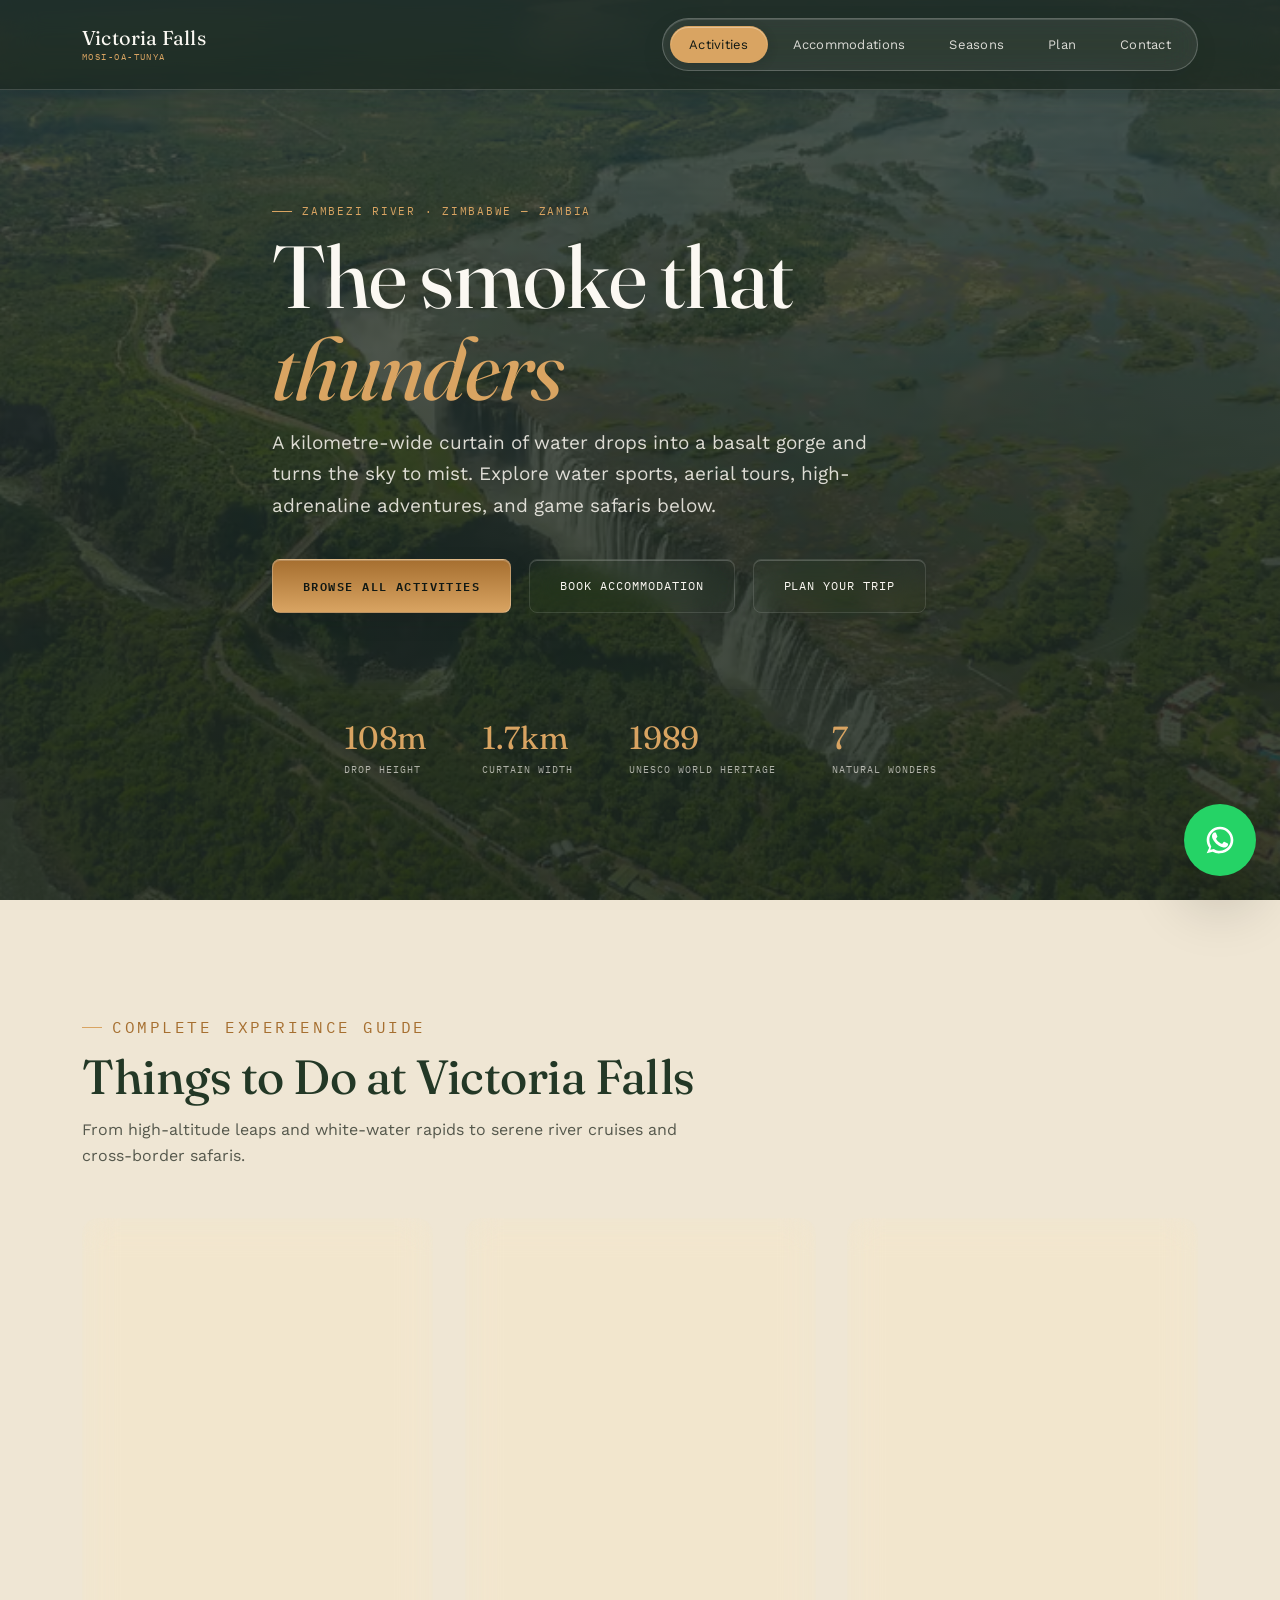
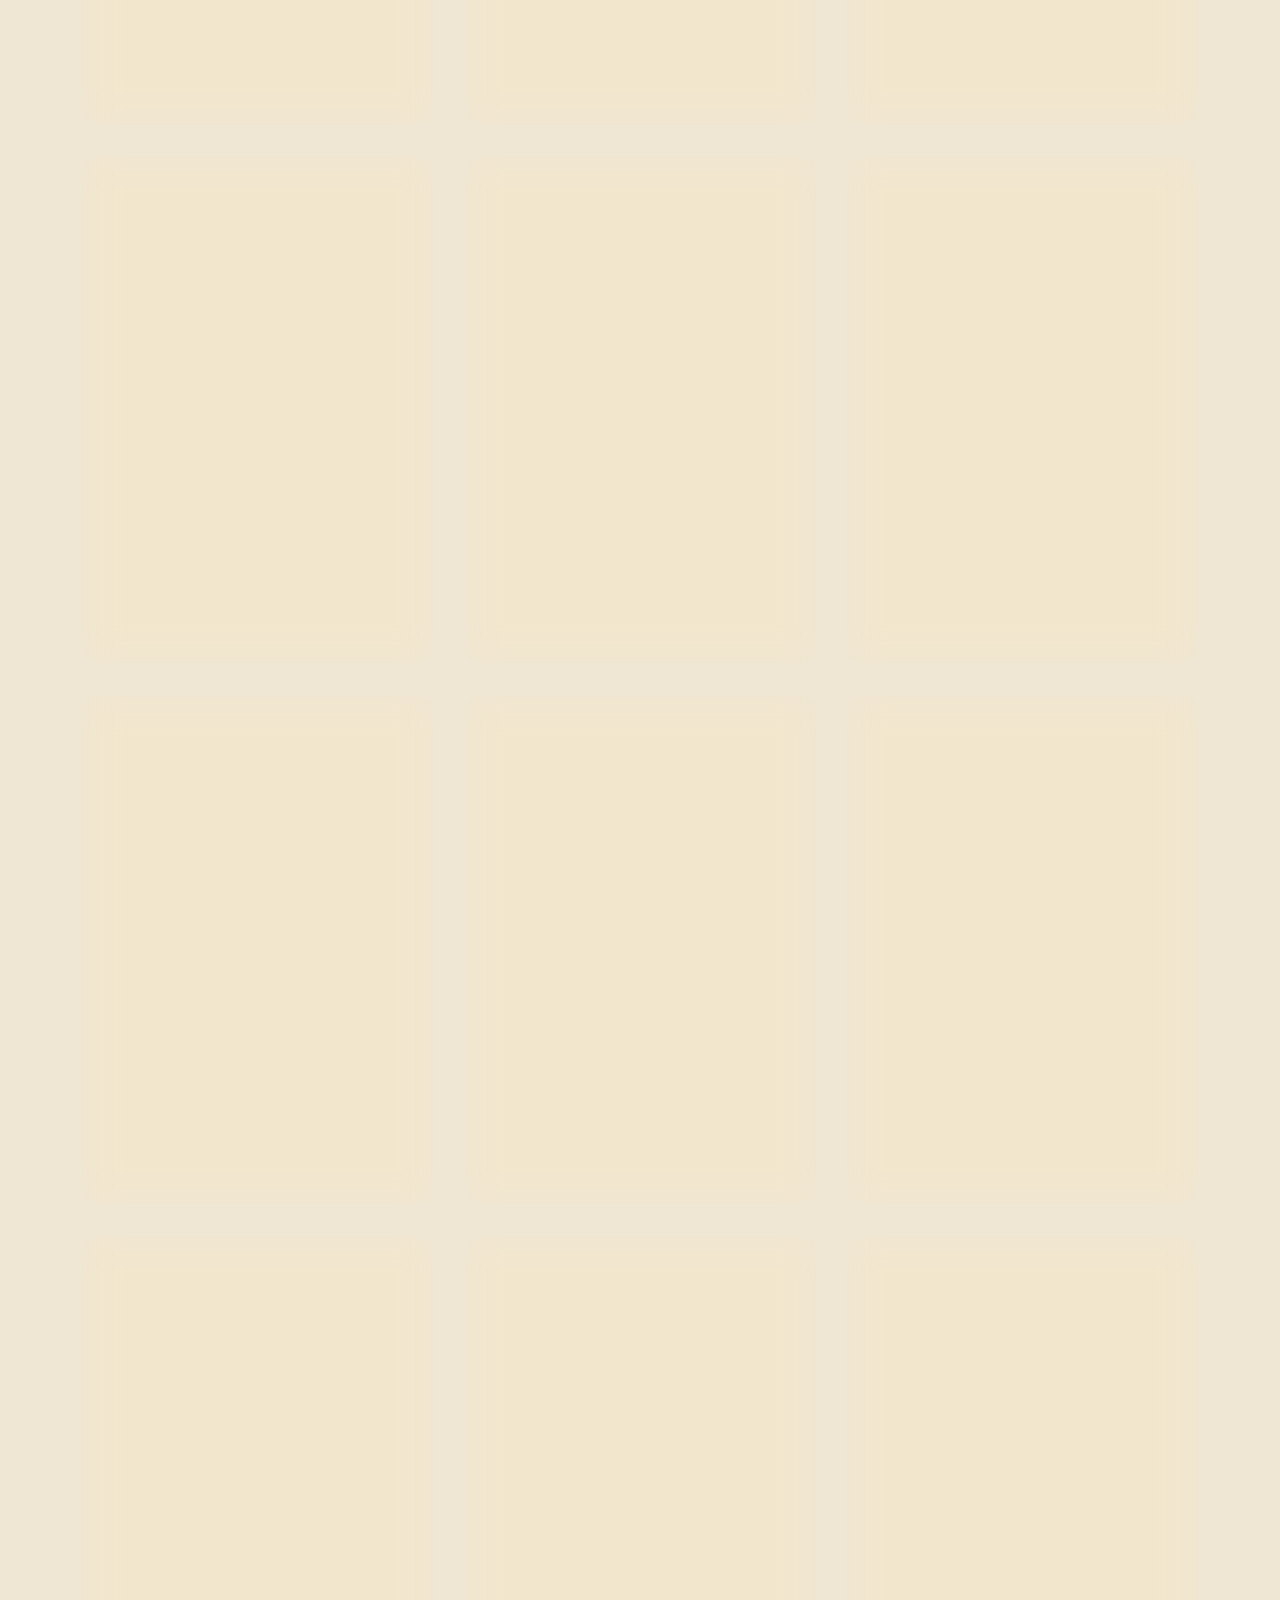
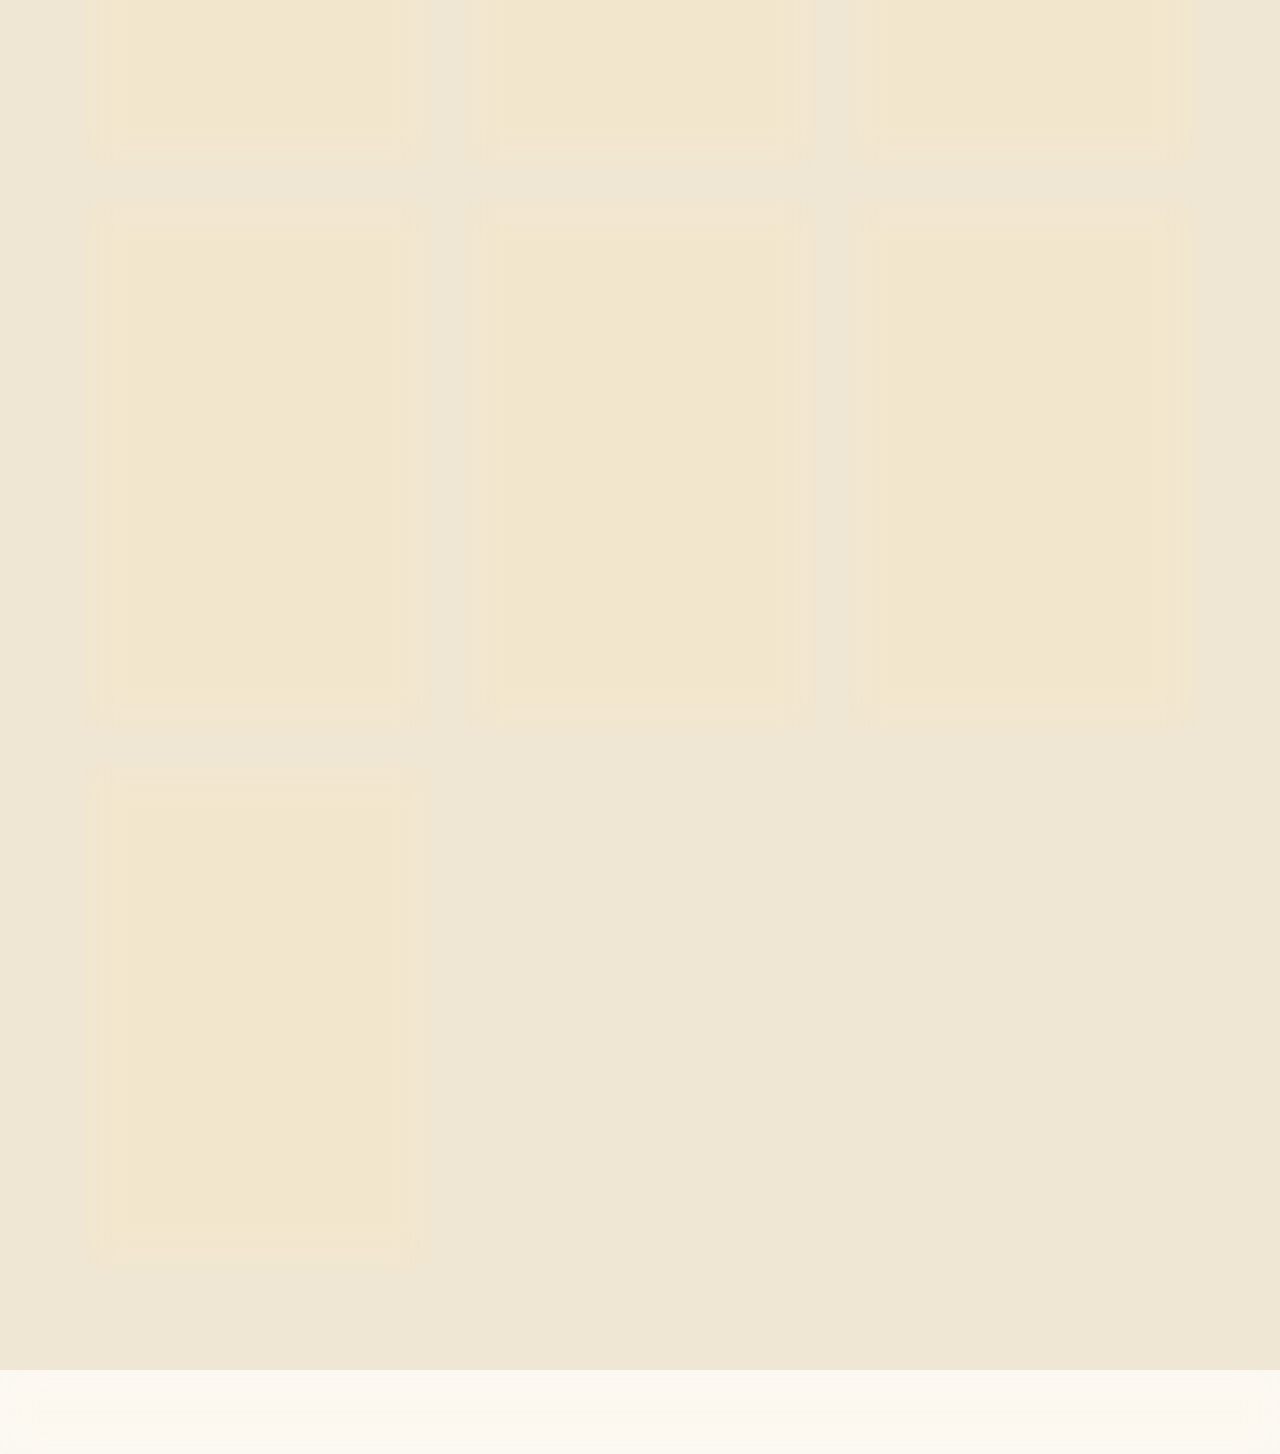
<file: index.html>
<!DOCTYPE html>
<html lang="en">
<head>
<meta charset="UTF-8">
<meta name="viewport" content="width=device-width, initial-scale=1.0">
<title>Victoria Falls — Mosi-oa-Tunya & Activities</title>
<link rel="preconnect" href="https://fonts.googleapis.com">
<link rel="preconnect" href="https://fonts.gstatic.com" crossorigin>
<link href="https://fonts.googleapis.com/css2?family=Fraunces:opsz,wght@9..144,300;9..144,450;9..144,600&family=Work+Sans:wght@400;500;600&family=IBM+Plex+Mono:wght@400;500&display=swap" rel="stylesheet">
<link rel="preload" as="image" href="pictures/VIC FALSS  BACKGROUND.avif" fetchpriority="high">
<style>
:root{
  --ivory:#FBF8F2;
  --sand:#EFE6D4;
  --sand-2:#E6DCC6;
  --forest:#233826;
  --forest-2:#101814;
  --bronze:#A66F30;
  --bronze-light:#D9A462;
  --ink:#1b2119;
  --line-light: rgba(27,33,25,0.10);
  --line-dark: rgba(27,33,25,0.12);
  --glass: rgba(255,255,255,0.06);
}
*{box-sizing:border-box; margin:0; padding:0;}
html{scroll-behavior:smooth;}
body{
  background:var(--ivory);
  color:var(--ink);
  font-family:'Work Sans', sans-serif;
  -webkit-font-smoothing:antialiased;
  overflow-x:hidden;
}
@media (prefers-reduced-motion: reduce){
  *{animation-duration:0.01ms !important; animation-iteration-count:1 !important; scroll-behavior:auto !important;}
}
h1,h2,h3,h4{ font-family:'Fraunces', serif; font-weight:450; line-height:1.05; letter-spacing:-0.01em; }
.mono{ font-family:'IBM Plex Mono', monospace; }
a{ color:inherit; }
.wrap{ max-width:1180px; margin:0 auto; padding:0 32px; }
.eyebrow{
  font-family:'IBM Plex Mono', monospace;
  font-size:11px;
  letter-spacing:0.16em;
  text-transform:uppercase;
  display:flex; align-items:center; gap:10px;
  color:var(--bronze-light);
}
.eyebrow::before{ content:""; width:20px; height:1px; background:var(--bronze-light); }
a:focus-visible, button:focus-visible{ outline:3px solid var(--bronze); outline-offset:3px; }

/* ---------- NAVIGATION & HAMBURGER MENU ---------- */
header.nav{
  position:fixed; top:0; left:0; right:0; z-index:100;
  background:rgba(26, 36, 28, 0.85);
  backdrop-filter:blur(10px);
  border-bottom:1px solid var(--line-dark);
}
.nav-inner{
  max-width:1180px; margin:0 auto; padding:18px 32px;
  display:flex; align-items:center; justify-content:space-between;
}
.logo{ display:flex; flex-direction:column; line-height:1; text-decoration:none; }
.logo .name{ font-family:'Fraunces', serif; font-size:20px; letter-spacing:0.01em; color:var(--ivory); }
.logo .tag{ font-family:'IBM Plex Mono', monospace; font-size:9px; letter-spacing:0.16em; color:var(--bronze-light); margin-top:4px; text-transform:uppercase; }

nav.links{ display:flex; gap:34px; align-items:center; }
nav.links a{
  font-size:13px; letter-spacing:0.02em;
  text-decoration:none; color:var(--ivory); opacity:0.85;
  padding:6px 0; border-bottom:1px solid transparent;
  transition:opacity .2s, border-color .2s;
}
nav.links a:hover, nav.links a.active{ opacity:1; border-color:var(--bronze-light); }
nav.links a.cta{
  opacity:1; background:var(--bronze); color:var(--forest-2);
  padding:10px 20px; font-family:'IBM Plex Mono', monospace; font-size:11px; letter-spacing:0.08em; text-transform:uppercase;
  border-bottom:none; font-weight: 500;
}
nav.links a.cta:hover{ background:var(--bronze-light); }

/* Hamburger Icon Toggle */
.hamburger{
  display:none; flex-direction:column; justify-content:space-between;
  width:26px; height:18px; background:none; border:none; cursor:pointer; z-index:110;
}
.hamburger span{ width:100%; height:2px; background:var(--ivory); transition:all 0.3s ease; }
.hamburger.open span:nth-child(1){ transform: translateY(8px) rotate(45deg); }
.hamburger.open span:nth-child(2){ opacity:0; }
.hamburger.open span:nth-child(3){ transform: translateY(-8px) rotate(-45deg); }

@media (max-width:860px){
  .hamburger{ display:flex; }
  nav.links{
    position:fixed; top:0; right:-100%; width:80%; max-width:320px; height:100vh;
    background:var(--forest-2); flex-direction:column; justify-content:center;
    gap:28px; padding:40px; transition:right 0.35s ease; box-shadow:-10px 0 30px rgba(0,0,0,0.5);
  }
  nav.links.open{ right:0; }
  nav.links a{ font-size:16px; }
}

/* ---------- LANDING HERO WITH FALLS BACKGROUND ---------- */
.hero{
  position:relative;
  min-height:100vh;
  overflow:hidden;
  color:var(--ivory);
  display:flex; flex-direction:column; justify-content:center;
  padding-top:120px;
}
.hero::before{
  content:"";
  position:absolute;
  inset:0;
  background: linear-gradient(180deg, rgba(26,36,28,0.72) 0%, rgba(26,36,28,0.86) 100%);
  z-index:1;
  pointer-events:none;
}
.hero-slideshow{
  position:absolute;
  inset:0;
  z-index:0;
}
.hero-slide{
  position:absolute;
  inset:0;
  background-position:center;
  background-size:cover;
  background-repeat:no-repeat;
  opacity:0;
  transform:scale(1.03);
  transition:opacity 1s ease, transform 1s ease;
}
.hero-slide.active{
  opacity:1;
  transform:scale(1);
}
.hero-slide:nth-child(1){ background-image:url("pictures/VIC FALSS  BACKGROUND.avif"); }
.hero-slide:nth-child(2){ background-image:url("pictures/FLIGHT OF ANGELS.jpg"); }
.hero-slide:nth-child(3){ background-image:url("pictures/game drive.avif"); }
.hero-slide:nth-child(4){ background-image:url("pictures/VIC FALLS.avif"); }
.hero-content{ position:relative; z-index:2; max-width:800px; }
.hero h1{ font-size:clamp(46px, 8vw, 88px); font-weight:450; margin-top:12px; }
.hero h1 em{ font-style:italic; color:var(--bronze-light); }
.hero p.sub{
  max-width:54ch; font-size:clamp(16px,1.8vw,19px); line-height:1.65;
  color:rgba(251,248,241,0.85); margin-top:12px;
}
.hero-ctas{ display:flex; gap:18px; margin-top:38px; flex-wrap:wrap; }

.trust-row{
  position:relative; z-index:2; margin-top:76px; margin-bottom: 40px;
  display:flex; gap:56px; flex-wrap:wrap;
  border-top:1px solid var(--line-dark); padding-top:28px;
}
.trust-item .num{ font-family:'Fraunces', serif; font-size:32px; color:var(--bronze-light); }
.trust-item .lbl{ font-family:'IBM Plex Mono', monospace; font-size:10px; letter-spacing:0.1em; text-transform:uppercase; color:rgba(251,248,241,0.65); margin-top:6px; }

/* ---------- ACTIVITIES GRID & CARDS WITH IMAGES ---------- */
.experiences{ background:var(--sand); padding:100px 0; }
.section-head{ max-width:640px; margin-bottom:48px; }
.section-head h2{ font-size:clamp(32px,4.4vw,48px); margin-top:12px; color:var(--forest); }
.section-head p{ margin-top:14px; font-size:16px; line-height:1.65; color:rgba(34,40,31,0.75); }

.grid-exp{ display:grid; grid-template-columns:repeat(auto-fill, minmax(320px, 1fr)); gap:32px; }
.exp-card{
  background:var(--ivory);
  border:1px solid var(--line-light);
  overflow:hidden;
  display:flex; flex-direction:column;
  transition:transform .3s cubic-bezier(.2,.9,.2,1), box-shadow .3s ease;
  border-radius:14px; box-shadow:0 18px 40px rgba(16,18,14,0.04);
}
.exp-card:hover{ transform:translateY(-4px); box-shadow:0 18px 32px -22px rgba(34,40,31,0.35); }
.exp-img-wrap{ width:100%; height:200px; overflow:hidden; position:relative; }
.exp-img-wrap img{ width:100%; height:100%; object-fit:cover; transition:transform .3s ease; }
.exp-card:hover .exp-img-wrap img{ transform:scale(1.05); }

.exp-body{ padding:24px; display:flex; flex-direction:column; gap:10px; flex:1; }
.exp-num{ font-family:'IBM Plex Mono', monospace; font-size:10px; letter-spacing:0.1em; color:var(--bronze); text-transform:uppercase; }
.exp-name{ font-size:22px; color:var(--ink); }
.exp-desc{ font-size:14px; line-height:1.6; color:rgba(34,40,31,0.72); flex:1; }
.exp-meta{ display:flex; align-items:center; justify-content:space-between; margin-top:12px; padding-top:16px; border-top:1px solid var(--line-light); }
.leaf-rating{ display:flex; gap:4px; }
.leaf-rating span{ width:7px; height:7px; border-radius:2px; background:var(--line-light); transform:rotate(45deg); }
.leaf-rating span.on{ background:var(--bronze); }
.exp-note{ font-family:'IBM Plex Mono', monospace; font-size:9px; letter-spacing:0.06em; text-transform:uppercase; color:rgba(34,40,31,0.5); margin-top:2px; }
.activity-open{align-self:flex-start;margin-top:14px;border:1px solid rgba(166,111,48,.35);border-radius:999px;padding:10px 16px;background:linear-gradient(180deg,var(--bronze-light),var(--bronze));color:var(--forest-2);font:500 12px 'IBM Plex Mono',monospace;letter-spacing:.04em;cursor:pointer;box-shadow:0 8px 18px rgba(16,24,20,.12),inset 0 1px 0 rgba(255,255,255,.3);transition:transform .2s ease,box-shadow .2s ease}
.activity-open:hover{transform:translateY(-2px);box-shadow:0 12px 24px rgba(16,24,20,.18),inset 0 1px 0 rgba(255,255,255,.35)}
.activity-dialog{position:fixed;inset:0;margin:auto;width:min(1040px,calc(100% - 28px));max-width:none;max-height:92vh;overflow-y:auto;padding:0;border:1px solid rgba(255,255,255,.25);border-radius:24px;background:rgba(23,34,27,.96);color:var(--ivory);box-shadow:0 28px 100px rgba(0,0,0,.5);backdrop-filter:blur(24px)}
.activity-dialog::backdrop{background:rgba(8,14,10,.75);backdrop-filter:blur(5px)}
.activity-dialog-inner{display:grid;grid-template-columns:minmax(0,1.05fr) minmax(300px,.95fr);position:relative}
.activity-gallery{position:relative;min-height:440px;background:#101814;overflow:hidden;border-radius:24px 0 0 0}
.activity-gallery img{width:100%;height:100%;min-height:440px;object-fit:cover;display:block}
.activity-gallery-caption{position:absolute;left:16px;bottom:16px;padding:7px 11px;border-radius:999px;background:#101814c9;font-size:12px}.activity-photo-credit{position:absolute;right:16px;bottom:16px;padding:7px 11px;border-radius:999px;background:#101814c9;color:#fff;font-size:11px;text-underline-offset:2px}
.activity-gallery-arrow,.activity-gallery-close{position:absolute;z-index:2;border:1px solid #ffffff66;border-radius:50%;background:#101814bb;color:#fff;cursor:pointer}
.activity-gallery-arrow{top:50%;transform:translateY(-50%);width:44px;height:44px;font-size:28px}.activity-gallery-prev{left:14px}.activity-gallery-next{right:14px}
.activity-gallery-close{right:14px;top:14px;width:42px;height:42px;font-size:27px}
.activity-info{padding:36px 32px;overflow:auto}.activity-info h2{font-size:clamp(27px,3vw,38px);margin:12px 0;color:var(--ivory)}.activity-info .activity-category{color:var(--bronze-light);font:11px 'IBM Plex Mono',monospace;letter-spacing:.14em;text-transform:uppercase}.activity-info p{line-height:1.65;color:rgba(251,248,241,.82);margin:12px 0}.activity-info ul{padding-left:19px;display:grid;gap:9px;line-height:1.5;font-size:14px;margin:18px 0}.activity-info li::marker{color:var(--bronze-light)}.activity-info .activity-source{display:inline-flex;margin:8px 0 16px;color:var(--bronze-light);font-size:13px;text-underline-offset:3px}.activity-thumbs{grid-column:1/-1;display:flex;gap:10px;padding:12px 16px 16px;overflow:auto}.activity-thumb{width:100px;height:66px;flex:0 0 auto;object-fit:cover;border-radius:10px;opacity:.62;border:2px solid transparent;cursor:pointer}.activity-thumb.active{opacity:1;border-color:var(--bronze-light)}
@media(max-width:720px){.activity-dialog-inner{display:block}.activity-gallery,.activity-gallery img{min-height:260px;height:36vh;border-radius:24px 24px 0 0}.activity-info{padding:24px}.activity-thumbs{padding-bottom:14px}}

/* ---------- FOOTER ---------- */
footer{ background:var(--forest-2); color:rgba(251,248,241,0.55); padding:32px 0; border-top:1px solid var(--line-dark); }
  
  </style>
  <link rel="stylesheet" href="styles.css">
  </head>
<body>

<!-- NAVIGATION -->
<header class="nav">
  <div class="nav-inner">
    <a href="#" class="logo">
      <span class="name">Victoria Falls</span>
      <span class="tag">Mosi-oa-Tunya</span>
    </a>
    
    <button class="hamburger" id="hamburger-btn" aria-label="Toggle Menu">
      <span></span>
      <span></span>
      <span></span>
    </button>

    <nav class="links" id="nav-links">
      <a href="#activities" class="active">Activities</a>
      <a href="accommodations.html">Accommodations</a>
      <a href="seasons.html">Seasons</a>
      <a href="plan.html">Plan</a>
      <a href="contact.html">Contact</a>
    </nav>
  </div>
</header>

<!-- LANDING HERO WITH FALLS BACKGROUND IMAGE -->
<section class="hero">
  <div class="hero-slideshow">
    <div class="hero-slide active"></div>
    <div class="hero-slide"></div>
    <div class="hero-slide"></div>
    <div class="hero-slide"></div>
  </div>
  <div class="wrap hero-content">
    <p class="eyebrow">Zambezi River · Zimbabwe — Zambia</p>
    <h1>The smoke that <em>thunders</em></h1>
    <p class="sub">A kilometre-wide curtain of water drops into a basalt gorge and turns the sky to mist. Explore water sports, aerial tours, high-adrenaline adventures, and game safaris below.</p>
    <div class="hero-ctas">
      <a href="#activities" class="btn btn-primary">Browse All Activities</a>
      <a href="accommodations.html" class="btn btn-book">Book Accommodation</a>
      <a href="plan.html" class="btn btn-ghost">Plan Your Trip</a>
    </div>
  </div>

  <div class="trust-row wrap">
    <div class="trust-item"><div class="num">108m</div><div class="lbl">drop height</div></div>
    <div class="trust-item"><div class="num">1.7km</div><div class="lbl">curtain width</div></div>
    <div class="trust-item"><div class="num">1989</div><div class="lbl">UNESCO world heritage</div></div>
    <div class="trust-item"><div class="num">7</div><div class="lbl">Natural Wonders</div></div>
  </div>
</section>

<!-- COMPLETE ACTIVITIES CATALOGUE -->
<section class="experiences" id="activities">
  <div class="wrap">
    <div class="section-head">
      <p class="eyebrow" style="color:var(--bronze);">Complete Experience Guide</p>
      <h2>Things to Do at Victoria Falls</h2>
      <p>From high-altitude leaps and white-water rapids to serene river cruises and cross-border safaris.</p>
    </div>

    <div class="grid-exp">

      <!-- 1. White-water Rafting -->
      <div class="exp-card">
        <div class="exp-img-wrap">
          <img src="pictures/VIC FALLS.avif" alt="White water rafting" loading="lazy" decoding="async" fetchpriority="low" width="320" height="200">
        </div>
        <div class="exp-body">
          <span class="exp-num">Water & River</span>
          <span class="exp-name">White-Water Rafting</span>
          <p class="exp-desc">Navigate the powerful Grade V rapids of the Zambezi River through Batoka Gorge. Known globally as one of the ultimate one-day rafting runs.</p>
          <div class="exp-meta">
            <div class="leaf-rating"><span class="on"></span><span class="on"></span><span class="on"></span><span class="on"></span><span class="on"></span></div>
          </div>
        </div>
      </div>

      <!-- 2. Zambezi River Cruises -->
      <div class="exp-card">
        <div class="exp-img-wrap">
          <img src="pictures/victoria-falls-zimbabwe-village-tour_ZbopW.jpg" alt="Zambezi River Cruise" loading="lazy" decoding="async" fetchpriority="low" width="320" height="200">
        </div>
        <div class="exp-body">
          <span class="exp-num">Water & River</span>
          <span class="exp-name">Zambezi River Cruises</span>
          <p class="exp-desc">Relax on sunset, dinner, or bird-watching boat trips along the upper Zambezi, spotting hippos, crocodiles, and elephants at golden hour.</p>
          <div class="exp-meta">
            <div class="leaf-rating"><span class="on"></span><span class="on"></span><span class="on"></span><span></span><span></span></div>
          </div>
        </div>
      </div>

      <!-- 3. Devil's Pool / Angel's Pool -->
      <div class="exp-card">
        <div class="exp-img-wrap">
          <img src="pictures/Devil's & Angel's Pool.avif" alt="Devils Pool" loading="lazy" decoding="async" fetchpriority="low" width="320" height="200">
        </div>
        <div class="exp-body">
          <span class="exp-num">Water & River</span>
          <span class="exp-name">Devil's & Angel's Pool</span>
          <p class="exp-desc">Swim right at the precipice edge of the waterfall on Livingstone Island (Zambian side). Guided access during low-water conditions.</p>
          <div class="exp-meta">
            <div class="leaf-rating"><span class="on"></span><span class="on"></span><span class="on"></span><span class="on"></span><span class="on"></span></div>
          </div>
        </div>
      </div>

      <!-- 4. Upper Zambezi Canoeing -->
      <div class="exp-card">
        <div class="exp-img-wrap">
          <img src="pictures/Upper Zambezi Canoeing.jpg" alt="Canoeing Upper Zambezi" loading="lazy" decoding="async" fetchpriority="low" width="320" height="200">
        </div>
        <div class="exp-body">
          <span class="exp-num">Water & River</span>
          <span class="exp-name">Upper Zambezi Canoeing</span>
          <p class="exp-desc">Paddle calm stretches of the upper river in two-person canoes, gliding past river islands and game drinking along the banks.</p>
          <div class="exp-meta">
            <div class="leaf-rating"><span class="on"></span><span class="on"></span><span class="on"></span><span></span><span></span></div>
          </div>
        </div>
      </div>

      <!-- 5. Bungee Jumping -->
      <div class="exp-card">
        <div class="exp-img-wrap">
          <img src="pictures/Bridge Bungee Jump.jpg" alt="Bungee Jumping" loading="lazy" decoding="async" fetchpriority="low" width="320" height="200">
        </div>
        <div class="exp-body">
          <span class="exp-num">Adrenaline & Heights</span>
          <span class="exp-name">Bridge Bungee Jump</span>
          <p class="exp-desc">Leap 111 meters off the historic Victoria Falls Bridge into the gorge below with the cascading falls framing your backdrop.</p>
          <div class="exp-meta">
            <div class="leaf-rating"><span class="on"></span><span class="on"></span><span class="on"></span><span class="on"></span><span class="on"></span></div>
          </div>
        </div>
      </div>

      <!-- 6. Gorge Swing & Flying Fox -->
      <div class="exp-card">
        <div class="exp-img-wrap">
          <img src="pictures/Gorge Swing & Flying Fox.jpg" alt="Gorge Swing" loading="lazy" decoding="async" fetchpriority="low" width="320" height="200">
        </div>
        <div class="exp-body">
          <span class="exp-num">Adrenaline & Heights</span>
          <span class="exp-name">Gorge Swing & Flying Fox</span>
          <p class="exp-desc">Step off the rim for a 70m free-fall before swinging out over Batoka Gorge, or cable-slide high above the abyss on the Flying Fox.</p>
          <div class="exp-meta">
            <div class="leaf-rating"><span class="on"></span><span class="on"></span><span class="on"></span><span class="on"></span><span></span></div>
          </div>
        </div>
      </div>

      <!-- 7. Zipline & Canopy Tours -->
      <div class="exp-card">
        <div class="exp-img-wrap">
          <img src="pictures/Botswana-Victoria-Falls-Zipline-e1719482987977.webp" alt="Canopy Zipline" loading="lazy" decoding="async" fetchpriority="low" width="320" height="200">
        </div>
        <div class="exp-body">
          <span class="exp-num">Adrenaline & Heights</span>
          <span class="exp-name">Zipline & Canopy Tours</span>
          <p class="exp-desc">Glide across deep chasms and through the hardwood forest canopy on a network of high cable slides and suspended walkways.</p>
          <div class="exp-meta">
            <div class="leaf-rating"><span class="on"></span><span class="on"></span><span class="on"></span><span class="on"></span><span></span></div>
          </div>
        </div>
      </div>

      <!-- 8. Flight of Angels (Helicopter) -->
      <div class="exp-card">
        <div class="exp-img-wrap">
          <img src="pictures/HELICOPTER.avif" alt="Helicopter flight over Victoria Falls" loading="lazy" decoding="async" fetchpriority="low" width="320" height="200">
        </div>
        <div class="exp-body">
          <span class="exp-num">Scenic & Air</span>
          <span class="exp-name">Flight of Angels (Helicopter)</span>
          <p class="exp-desc">Take a 12- or 25-minute flight looping over the massive fall curtain and down through the winding basalt gorges.</p>
          <div class="exp-meta">
            <div class="leaf-rating"><span class="on"></span><span class="on"></span><span class="on"></span><span class="on"></span><span class="on"></span></div>
          </div>
        </div>
      </div>

      <!-- 9. Microlight Flights -->
      <div class="exp-card">
        <div class="exp-img-wrap">
          <img src="pictures/microlight-flight-zambia.jpg" alt="Microlight Flight" loading="lazy" decoding="async" fetchpriority="low" width="320" height="200">
        </div>
        <div class="exp-body">
          <span class="exp-num">Scenic & Air</span>
          <span class="exp-name">Microlight Flights</span>
          <p class="exp-desc">Soar in an open-air light aircraft for unfiltered, wind-in-your-face aerial views and unique photographic angles of the spray.</p>
          <div class="exp-meta">
            <div class="leaf-rating"><span class="on"></span><span class="on"></span><span class="on"></span><span class="on"></span><span class="on"></span></div>
          </div>
        </div>
      </div>

      <!-- 10. Guided Rainforest Walks -->
      <div class="exp-card">
        <div class="exp-img-wrap">
          <img src="pictures/VIC FALLS.avif" alt="Rainforest walk path" loading="lazy" decoding="async" fetchpriority="low" width="320" height="200">
        </div>
        <div class="exp-body">
          <span class="exp-num">Scenic & On Foot</span>
          <span class="exp-name">Guided Rainforest Walk</span>
          <p class="exp-desc">Walk the paths of Victoria Falls National Park across 16 key viewpoints, getting immersed in localized mist and rainbows.</p>
          <div class="exp-meta">
            <div class="leaf-rating"><span class="on"></span><span class="on"></span><span class="on"></span><span class="on"></span><span></span></div>
          </div>
        </div>
      </div>

      <!-- 11. Game Drives -->
      <div class="exp-card">
        <div class="exp-img-wrap">
          <img src="pictures/game drive.avif" alt="Safari game drive lion" loading="lazy" decoding="async" fetchpriority="low" width="320" height="200">
        </div>
        <div class="exp-body">
          <span class="exp-num">Wildlife & Land</span>
          <span class="exp-name">Reserve Game Drives</span>
          <p class="exp-desc">Spot elephants, rhinos, lions, and buffaloes on 4x4 open safari vehicle drives in Victoria Falls Private Game Reserve or Zambezi NP.</p>
          <div class="exp-meta">
            <div class="leaf-rating"><span class="on"></span><span class="on"></span><span class="on"></span><span class="on"></span><span></span></div>
          </div>
        </div>
      </div>

      <!-- 12. Chobe Day Trip -->
      <div class="exp-card">
        <div class="exp-img-wrap">
          <img src="pictures/botswana-chobe-elephant.jpg" alt="Elephant in Chobe" loading="lazy" decoding="async" fetchpriority="low" width="320" height="200">
        </div>
        <div class="exp-body">
          <span class="exp-num">Wildlife & Land</span>
          <span class="exp-name">Chobe National Park Day Trip</span>
          <p class="exp-desc">Cross into Botswana for a full-day adventure including a Chobe River safari cruise and afternoon 4x4 drive in elephant territory.</p>
          <div class="exp-meta">
            <div class="leaf-rating"><span class="on"></span><span class="on"></span><span class="on"></span><span class="on"></span><span class="on"></span></div>
          </div>
        </div>
      </div>

      <!-- 13. Horseback / Nature Trails -->
      <div class="exp-card">
        <div class="exp-img-wrap">
          <img src="pictures/Horse-Riding-aroun-Vic-Falls-6.jpeg" alt="Horseback ride in bush" loading="lazy" decoding="async" fetchpriority="low" width="320" height="200">
        </div>
        <div class="exp-body">
          <span class="exp-num">Wildlife & Land</span>
          <span class="exp-name">Horseback & Bush Trails</span>
          <p class="exp-desc">Ride through African teak forests and national park bushlands along the riverbanks, tracking wildlife silently on horseback.</p>
          <div class="exp-meta">
            <div class="leaf-rating"><span class="on"></span><span class="on"></span><span class="on"></span><span></span><span></span></div>
          </div>
        </div>
      </div>

      <!-- 14. The Boma Dinner & Drum Show -->
      <div class="exp-card">
        <div class="exp-img-wrap">
          <img src="pictures/BOMA.jpg" alt="African night drum show" loading="lazy" decoding="async" fetchpriority="low" width="320" height="200">
        </div>
        <div class="exp-body">
          <span class="exp-num">Culture & Leisure</span>
          <span class="exp-name">The Boma Dinner & Drum Show</span>
          <p class="exp-desc">An immersive evening featuring traditional buffet delicacies, local dancers, face painting, and interactive djembe drumming.</p>
          <div class="exp-meta">
            <div class="leaf-rating"><span class="on"></span><span class="on"></span><span class="on"></span><span class="on"></span><span></span></div>
          </div>
        </div>
      </div>

      <!-- 15. High Tea at Victoria Falls Hotel -->
      <div class="exp-card">
        <div class="exp-img-wrap">
          <img src="pictures/VictoriaFallsHotelHighTea-700x465.jpg" alt="High tea setting" loading="lazy" decoding="async" fetchpriority="low" width="320" height="200">
        </div>
        <div class="exp-body">
          <span class="exp-num">Culture & Leisure</span>
          <span class="exp-name">High Tea at Victoria Falls Hotel</span>
          <p class="exp-desc">Savor tea, pastries, and sandwiches on Stanley's Terrace overlooking the historic Victoria Falls Bridge and spray plumes.</p>
          <div class="exp-meta">
            <div class="leaf-rating"><span class="on"></span><span class="on"></span><span class="on"></span><span></span><span></span></div>
          </div>
        </div>
      </div>

      <!-- 16. Village & Township Tours -->
      <div class="exp-card">
        <div class="exp-img-wrap">
          <img src="pictures/victoria-falls-zimbabwe-village-tour_ZbopW.jpg" alt="Local village culture" loading="lazy" decoding="async" fetchpriority="low" width="320" height="200">
        </div>
        <div class="exp-body">
          <span class="exp-num">Culture & Leisure</span>
          <span class="exp-name">Village & Township Tours</span>
          <p class="exp-desc">Meet local residents in nearby authentic rural villages or Chinotimba township to learn about regional customs, traditions, and history.</p>
          <div class="exp-meta">
            <div class="leaf-rating"><span class="on"></span><span class="on"></span><span class="on"></span><span class="on"></span><span></span></div>
          </div>
        </div>
      </div>

    </div>
  </div>
</section>

<footer>
  <div class="wrap footer-inner">
    <span>VICTORIA FALLS — MOSI-OA-TUNYA</span>
    <span>ZIMBABWE · ZAMBIA · BOTSWANA</span>
  </div>
</footer>

<dialog class="activity-dialog" id="activity-dialog" aria-labelledby="activity-dialog-title">
  <div class="activity-dialog-inner">
    <button class="activity-gallery-close" type="button" aria-label="Close activity gallery">×</button>
    <div class="activity-gallery">
      <img id="activity-gallery-image" alt="" fetchpriority="high" decoding="async">
      <button class="activity-gallery-arrow activity-gallery-prev" type="button" aria-label="Previous photo">‹</button>
      <button class="activity-gallery-arrow activity-gallery-next" type="button" aria-label="Next photo">›</button>
      <span class="activity-gallery-caption" id="activity-gallery-caption"></span>
      <a class="activity-photo-credit" id="activity-photo-credit" target="_blank" rel="noopener noreferrer">Photo source ↗</a>
    </div>
    <div class="activity-info">
      <span class="activity-category" id="activity-category"></span>
      <h2 id="activity-dialog-title"></h2>
      <p id="activity-summary"></p>
      <ul id="activity-facts"></ul>
      <a class="activity-source" id="activity-source" target="_blank" rel="noopener noreferrer">Read activity information ↗</a>
      <a class="btn btn-primary" id="activity-enquire" href="contact.html">Enquire about this activity</a>
    </div>
    <div class="activity-thumbs" id="activity-thumbs" aria-label="Activity photos"></div>
  </div>
</dialog>

<script>
// Mobile Hamburger Menu Toggle Script
(function(){
  var btn = document.getElementById('hamburger-btn');
  var menu = document.getElementById('nav-links');

  if(btn && menu){
    btn.addEventListener('click', function(){
      btn.classList.toggle('open');
      menu.classList.toggle('open');
    });

    // Close menu when clicking outside or clicking a link
    menu.querySelectorAll('a').forEach(function(link){
      link.addEventListener('click', function(){
        btn.classList.remove('open');
        menu.classList.remove('open');
      });
    });
  }

  var slides = document.querySelectorAll('.hero-slide');
  var activeIndex = 0;
  if (slides.length > 1) {
    setInterval(function(){
      slides[activeIndex].classList.remove('active');
      activeIndex = (activeIndex + 1) % slides.length;
      slides[activeIndex].classList.add('active');
    }, 6000);
  }

  var activityInfo = [
    {facts:['Runs through the Zambezi River gorge below the Falls on a series of powerful rapids.','The river’s changing water level affects the route and season; check operating dates before booking.','Guided trips include a safety briefing and a hike in and out of the gorge.'],source:'https://www.shearwatervictoriafalls.com/experience/white-water-rafting'},
    {facts:['Choose a relaxed sunset cruise or another scheduled river outing upstream of the Falls.','Wildlife commonly seen from the river includes hippos, crocodiles and elephants, though sightings vary.','Bring a light layer for the breeze and confirm pickup and departure time with the operator.'],source:'https://www.livingstonetourism.com/livingstone-adventure-cruises/'},
    {facts:['The pools are reached on a guided visit to Livingstone Island on the Zambian side.','Swimming access changes with river conditions: Devil’s Pool and Angel’s Pool are seasonal.','The island experience includes a boat transfer and guided visit; book ahead because capacity is limited.'],source:'https://livingstoneisland.com/experiences'},
    {facts:['Canoe trips follow calmer upper Zambezi channels among islands and riverbank vegetation.','The experience combines paddling with bird and wildlife viewing from the water.','Ask the operator about current levels, trip length, transfers and the required paddling experience.'],source:'https://www.livingstonetourism.com/livingstone-adventure-cruises/'},
    {facts:['The jump launches from the historic Victoria Falls Bridge above Batoka Gorge.','The operator describes a 111-metre jump with roughly four seconds of free fall.','Check weight, age, medical and weather requirements with the operator before booking.'],source:'https://www.shearwatervictoriafalls.com/experience/victoria-falls-bridge-adventures/'},
    {facts:['Bridge Swing begins with a free fall before the harness swings out over Batoka Gorge.','The bridge operator lists a 70-metre free fall and offers solo or tandem swing options.','Ask about weight limits, clothing, footwear and weather restrictions before your visit.'],source:'https://www.shearwatervictoriafalls.com/experience/victoria-falls-bridge-adventures/'},
    {facts:['The bridge slide runs on a cable over Batoka Gorge between Zambia and Zimbabwe.','Canopy tours are a separate forest activity with suspended walkways and zip lines.','Confirm which experience is included in your booking and whether a border crossing is involved.'],source:'https://www.shearwatervictoriafalls.com/experience/victoria-falls-bridge-adventures/'},
    {facts:['Scenic flights give an aerial view of the Falls, Zambezi River, bridge and Batoka Gorge.','Some flight routes continue over nearby wilderness areas; routes and duration depend on the option booked.','Flight operations depend on weather, and passenger-weight rules may apply.'],source:'https://www.shearwatervictoriafalls.com/experience/helicopter-experience/'},
    {facts:['Microlight flights offer open-air views of the Falls and the gorge carved by the Zambezi.','The operator sets age, weight and weather conditions; confirm these before choosing a departure.','Bring secure eyewear and follow the pilot’s instructions for cameras and loose items.'],source:'https://www.livingstonetourism.com/livingstones-adventure-flights/'},
    {facts:['The rainforest trail follows viewpoints along the Zimbabwe side of Victoria Falls.','Expect spray and wet paths when the river is high; visibility and rainbow conditions change with water levels.','Allow time for the walk and check park opening, entry and crossing requirements for your itinerary.'],source:'https://www.zimparks.org/parks/national-parks/victoria-falls/'},
    {facts:['Open-vehicle game drives explore nearby wildlife areas with a professional guide.','Animals are wild, so sightings vary by season, time of day and conditions.','Ask which reserve or park the drive visits, and whether transfers and park fees are included.'],source:'https://www.shearwatervictoriafalls.com/experience/water-adventures/'},
    {facts:['A typical day trip crosses into Botswana and pairs a Chobe River cruise with a land-based game drive.','The day involves an international border crossing; passport and visa requirements depend on your nationality.','Confirm the itinerary, meals, transfers and border documentation with the operator in advance.'],source:'https://batonkaguestlodge.com/chobe-day-trip/'},
    {facts:['Guided rides travel through bush and woodland on horseback, offering a quieter way to experience the landscape.','Riders may be grouped by experience and ability; tell the operator your riding level when booking.','Confirm age, weight, safety equipment and whether wildlife sightings are expected on the selected route.'],source:'https://www.livingstonetourism.com/be-challenged/'},
    {facts:['The Boma is an evening dining and entertainment experience in Victoria Falls.','The programme combines a meal with drumming and cultural performances, with audience participation.','Check the current schedule, transfer options and dietary arrangements when making a reservation.'],source:'https://www.victoriafalls-safari-lodge.com/the-boma-dinner-and-drum-show/'},
    {facts:['High tea is served at Stanley’s Terrace at the Victoria Falls Hotel.','The terrace is known for views toward the Victoria Falls Bridge and gorge.','Confirm service times and reservation requirements with the hotel, especially in busy periods.'],source:'https://www.victoriafallshotel.com/dining'},
    {facts:['A guided visit introduces guests to local community life, history and customs around Victoria Falls.','Choose a community-led operator and ask how visits support local residents.','Let your guide explain etiquette and ask before photographing people or homes.'],source:'https://www.livingstonetourism.com/' }
  ];
  var activityPhotos = [
    {src:'https://dynamic-media-cdn.tripadvisor.com/media/photo-o/2c/1b/36/ed/whitewater-rafting-over.jpg?h=900&s=1&w=1200',page:'https://www.tripadvisor.com/Attraction_Review-g293761-d5571423-Reviews-Whitewater_Rafting_In_Victoria_Falls_With_Shearwater-Victoria_Falls_Matabeleland_.html',alt:'Rafting team riding a Zambezi rapid',caption:'Zambezi white-water rafting'},
    {src:'https://visitzimbabwe.b-cdn.net/wp-content/uploads/tours/zambezi-sunset-cruise-victoria-falls-7.jpg',page:'https://visitzimbabwe.com/tours/zambezi-sunset-cruise-victoria-falls/',alt:'Riverboat cruising at sunset on the Zambezi',caption:'Zambezi sunset cruise'},
    {src:'https://livingstoneisland.com/img/Activities/Livingstone_Island_Breezer/Livingstone_Island_Breezer_4.jpg',page:'https://livingstoneisland.com/trips/',alt:'Visitors at Devil’s Pool on Livingstone Island',caption:'Livingstone Island pools'},
    {src:'https://www.victoriafallstransfers.com/wp-content/uploads/2018/02/Upper-Zambezi-Canoe-Safari-4.jpg',page:'https://www.victoriafallstransfers.com/tour/upper-zambezi-canoe-safari/',alt:'Canoe safari on the Upper Zambezi',caption:'Upper Zambezi canoe safari'},
    {src:'https://dynamic-media-cdn.tripadvisor.com/media/photo-o/31/bb/7c/e5/caption.jpg?h=1200&s=1&w=1200',page:'https://www.tripadvisor.com.tr/Attraction_Review-g293761-d1380859-Reviews-Victoria_Falls_Bungee_Shearwater-Victoria_Falls_Matabeleland_North_Province.html',alt:'Bungee jumper leaping from Victoria Falls Bridge',caption:'Victoria Falls Bridge bungee'},
    {src:'https://goldenpangolin.com/storage/activities/USY4bxhPBTq6p04iSvRAkOuZ6pTwlrXzrEi8yZnV.jpg',page:'https://goldenpangolin.com/packages/destinations/1',alt:'Gorge swing over Batoka Gorge',caption:'Batoka Gorge swing'},
    {src:'https://dynamic-media-cdn.tripadvisor.com/media/photo-o/2c/19/9e/46/solo-bridge-slide.jpg?h=-1&s=1&w=1200',page:'https://www.tripadvisor.com.au/Attraction_Review-g293761-d1380859-Reviews-Shearwater_Victoria_Falls-Victoria_Falls_Matabeleland_North_Province.html',alt:'Visitor on the bridge slide zipline',caption:'Bridge slide over the gorge'},
    {src:'https://images.myguide-cdn.com/zimbabwe/companies/livingstone-victoria-falls-helicopter-flights/large/livingstone-victoria-falls-helicopter-flights-2528591.jpg',page:'https://www.myguidezimbabwe.com/experiences/livingstone-victoria-falls-helicopter-flights',alt:'Helicopter flying beside Victoria Falls',caption:'Helicopter flight over the Falls'},
    {src:'https://www.zambiatourism.com/media/Microlight-Vic-Falls.jpg',page:'https://www.zambiatourism.com/activities/livingstone/',alt:'Microlight aircraft above the Victoria Falls landscape',caption:'Microlight flight'},
    {src:'https://assets.anantara.com/image/upload/q_auto%2Cf_auto%2Cc_limit%2Cw_1045/media/minor/anantara/images/royal-livingstone-by-anantara/leisure/activities/royal_livingstone_by_anantara_activities_vicfallsleisurewalk_984x532.jpg',page:'https://www.anantara.com/en/royal-livingstone/leisure',alt:'Walkway view through the Victoria Falls rainforest',caption:'Rainforest viewpoint walk'},
    {src:'https://media-cdn.tripadvisor.com/media/attractions-splice-spp-674x446/0d/c1/3f/9c.jpg',page:'https://www.wonderfulzimbabwe.com/tour-detail/victoria-falls-full-day-game-drive-with-lunch/',alt:'Open safari vehicle on a Victoria Falls game drive',caption:'Wildlife game drive'},
    {src:'https://batonkaguestlodge.com/wp-content/uploads/2018/10/Chobe-Day-Trip-6.jpg',page:'https://batonkaguestlodge.com/chobe-day-trip/',alt:'Chobe river boat safari viewing elephants',caption:'Chobe river safari'},
    {src:'https://www.victoriafalls-guide.net/image-files/horse-safari-ele1.jpg',page:'https://www.victoriafalls-guide.net/horse-safari.html',alt:'Riders on horseback viewing elephants in the bush',caption:'Horseback safari'},
    {src:'https://vfsc-umbraco.live.fireworkx.net/media/rbbbwcvr/entertainment-at-the-boma-dinner-drum-show.jpg',page:'https://victoria-falls-safari-collection.com/en-US/wine-and-dine/the-boma-dinner-drum-show/gallery',alt:'Traditional drummers performing at The Boma',caption:'The Boma drum show'},
    {src:'https://cdn.trailfinders.com/y2hvq11ax0_high%20tea%20on%20stanleys%20terrace%203%20_1500x1500.jpg?width=1920',page:'https://www.trailfinders.com/tours/africa/zimbabwe/tour-high-tea-at-the-victoria-falls-hotel',alt:'High tea served on Stanley’s Terrace',caption:'Stanley’s Terrace high tea'},
    {src:'https://waybird.imgix.net/experiences/kodak_images/000/016/352/original/Take_a_tour_of_Chinotimba_Township.wetu.jpg?auto=format&crop=fill&q=50',page:'https://www.timbuktutravel.com/experience/take-a-tour-of-chinotimba-township-victoria-falls',alt:'Thatched homes on a guided Chinotimba township visit',caption:'Chinotimba community tour'}
  ];
  var cards=Array.from(document.querySelectorAll('.exp-card'));
  var dialog=document.getElementById('activity-dialog');
  var galleryImage=document.getElementById('activity-gallery-image');
  var galleryThumbs=document.getElementById('activity-thumbs');
  var galleryIndex=0, galleryPhotos=[];
  function showActivityPhoto(n){galleryIndex=(n+galleryPhotos.length)%galleryPhotos.length;var photo=galleryPhotos[galleryIndex];galleryImage.onerror=function(){if(galleryIndex>0){galleryImage.onerror=null;galleryImage.src=galleryPhotos[0].src;galleryImage.alt=galleryPhotos[0].alt;}};galleryImage.src=photo.src;galleryImage.alt=photo.alt;document.getElementById('activity-gallery-caption').textContent=photo.caption;var credit=document.getElementById('activity-photo-credit');credit.href=photo.page||'#';credit.style.display=photo.page&&photo.page!=='#'?'inline-flex':'none';galleryThumbs.querySelectorAll('img').forEach(function(el,i){el.classList.toggle('active',i===galleryIndex);});}
  function openActivity(card,index){
    var title=card.querySelector('.exp-name').textContent.trim(),category=card.querySelector('.exp-num').textContent.trim(),summary=card.querySelector('.exp-desc').textContent.trim(),info=activityInfo[index]||{facts:[],source:'https://www.livingstonetourism.com/'},onlinePhoto=activityPhotos[index];
    var main=card.querySelector('.exp-img-wrap img');
    galleryPhotos=[{src:main.getAttribute('src'),alt:main.alt,caption:title,page:'#'}];
    if(onlinePhoto)galleryPhotos.push(onlinePhoto);
    document.getElementById('activity-dialog-title').textContent=title;document.getElementById('activity-category').textContent=category;document.getElementById('activity-summary').textContent=summary;
    var facts=document.getElementById('activity-facts');facts.replaceChildren();info.facts.forEach(function(text){var li=document.createElement('li');li.textContent=text;facts.appendChild(li);});
    var source=document.getElementById('activity-source');source.href=info.source;
    document.getElementById('activity-enquire').href='contact.html?activity='+encodeURIComponent(title);
    galleryThumbs.replaceChildren();galleryPhotos.forEach(function(photo,i){var t=document.createElement('img');t.src=photo.src;t.alt='';t.loading='lazy';t.decoding='async';t.className='activity-thumb';t.addEventListener('click',function(){showActivityPhoto(i);});galleryThumbs.appendChild(t);});
    showActivityPhoto(0);dialog.showModal();
  }
  cards.forEach(function(card,index){var button=document.createElement('button');button.type='button';button.className='activity-open';button.textContent='Explore activity · Photos & details';button.addEventListener('click',function(){openActivity(card,index);});card.querySelector('.exp-body').appendChild(button);});
  dialog.querySelector('.activity-gallery-close').addEventListener('click',function(){dialog.close();});
  dialog.querySelector('.activity-gallery-prev').addEventListener('click',function(){showActivityPhoto(galleryIndex-1);});
  dialog.querySelector('.activity-gallery-next').addEventListener('click',function(){showActivityPhoto(galleryIndex+1);});
  dialog.addEventListener('click',function(e){if(e.target===dialog)dialog.close();});
  document.addEventListener('keydown',function(e){if(!dialog.open)return;if(e.key==='ArrowLeft')showActivityPhoto(galleryIndex-1);if(e.key==='ArrowRight')showActivityPhoto(galleryIndex+1);});
})();
</script>
<a href="https://wa.me/263776840785?text=Hello%20Victoria%20Falls%20team%2C%20I%20would%20like%20to%20ask%20about%20activity%20bookings%20and%20accommodation%20options." class="btn-whatsapp whatsapp-float" target="_blank" rel="noopener noreferrer" aria-label="Contact on WhatsApp">
  <svg viewBox="0 0 24 24" fill="none" xmlns="http://www.w3.org/2000/svg" aria-hidden="true">
    <path d="M17.472 14.382c-.297-.149-1.758-.867-2.03-.967-.272-.1-.47-.149-.67.149s-.767.967-.94 1.166c-.173.199-.347.223-.644.075-.297-.149-1.255-.462-2.39-1.475-.883-.788-1.48-1.761-1.653-2.059-.173-.297-.018-.458.13-.606.134-.133.297-.347.446-.52.149-.173.198-.298.298-.497.099-.199.05-.373-.025-.522-.075-.149-.67-1.612-.92-2.207-.242-.579-.487-.5-.67-.51l-.571-.01c-.199 0-.522.075-.796.373s-1.04 1.016-1.04 2.479 1.065 2.876 1.213 3.074c.149.198 2.096 3.2 5.077 4.487.709.306 1.262.489 1.694.626.712.226 1.36.194 1.872.118.571-.085 1.758-.719 2.006-1.413.248-.695.248-1.29.173-1.414-.075-.124-.272-.199-.57-.348z" fill="currentColor"/>
    <path fill-rule="evenodd" clip-rule="evenodd" d="M12.004 2.003C6.478 2.003 2.004 6.478 2.004 12c0 2.115.69 4.105 1.876 5.727L2 22l4.47-1.169A9.937 9.937 0 0 0 12.004 22c5.526 0 10.001-4.475 10.001-10S17.53 2.003 12.004 2.003zm0 18.03c-1.54 0-3.03-.403-4.312-1.165l-.308-.184-2.643.693.706-2.576-.2-.33A7.971 7.971 0 0 1 4.004 12c0-4.418 3.586-8.002 8-8.002 4.417 0 8.001 3.585 8.001 8.002 0 4.418-3.584 8.001-8.001 8.001z" fill="currentColor"/>
  </svg>
</a>
</body>
</html>
</file>
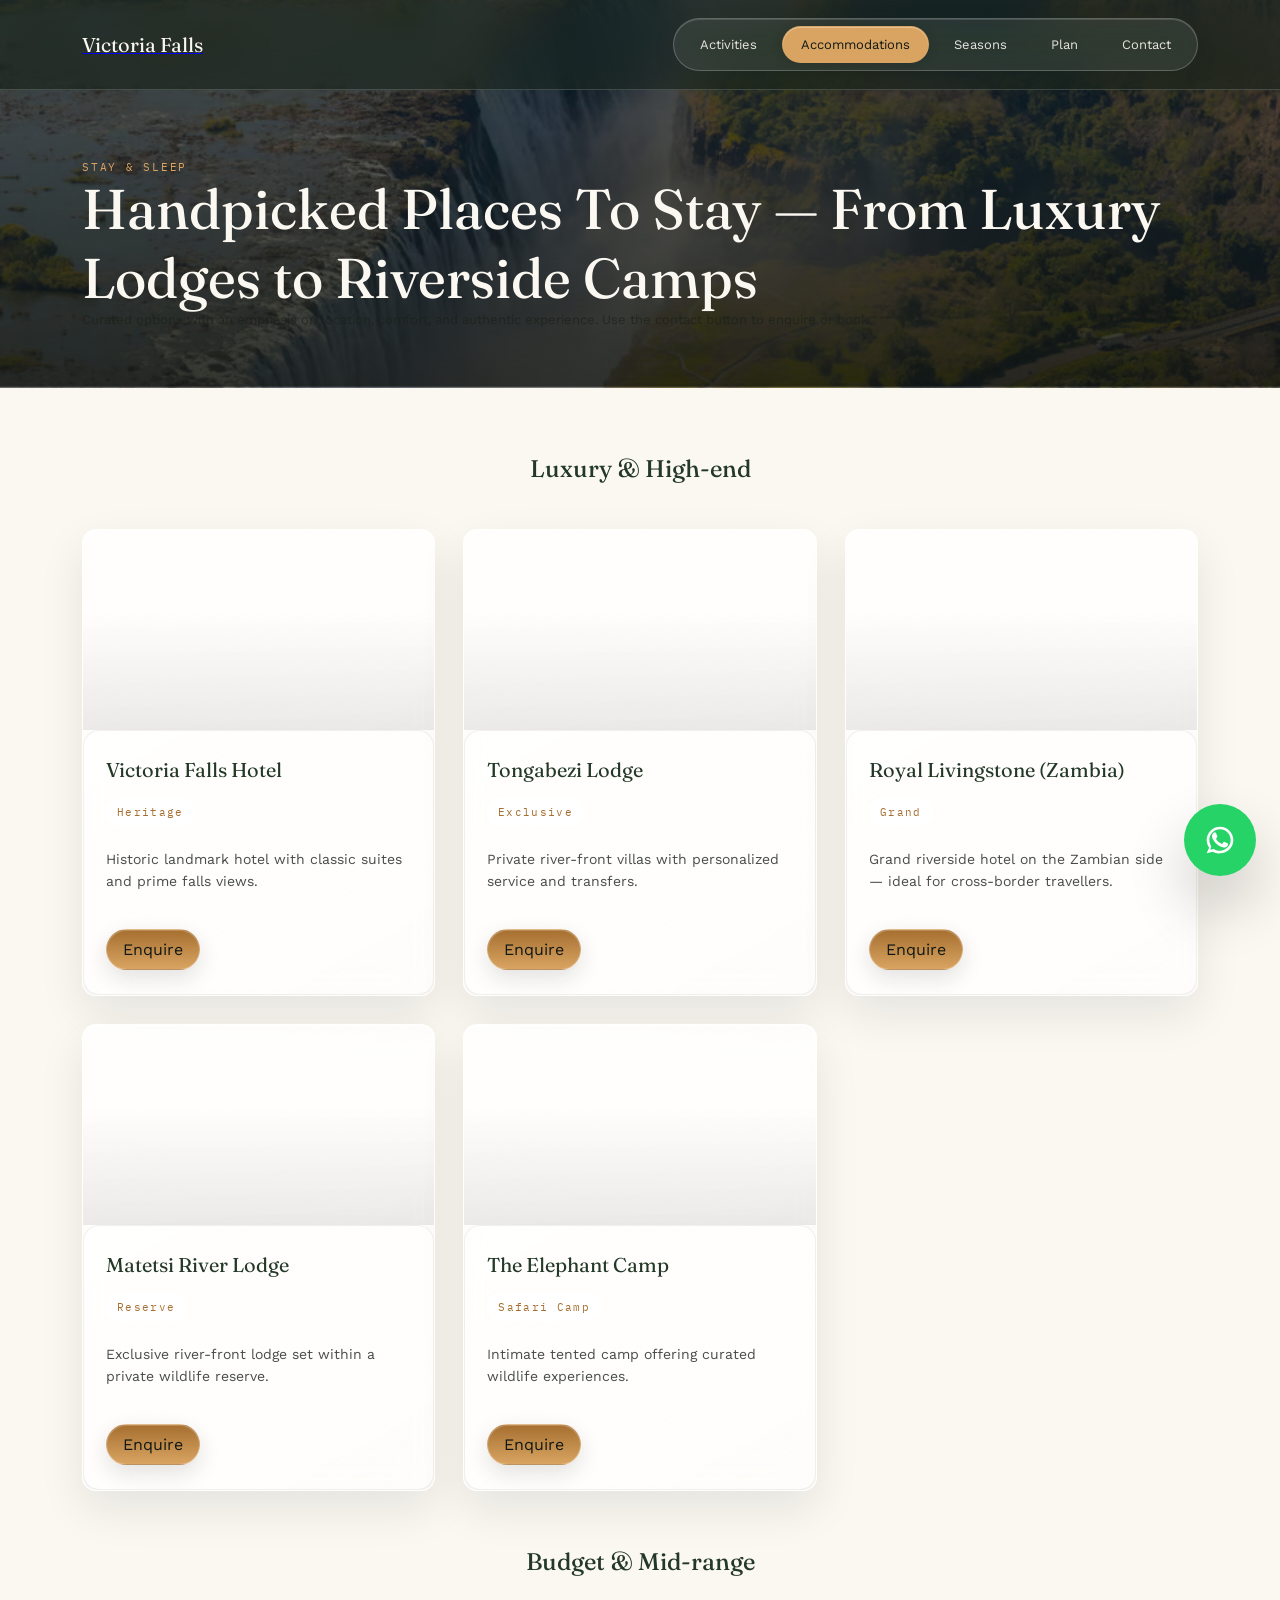
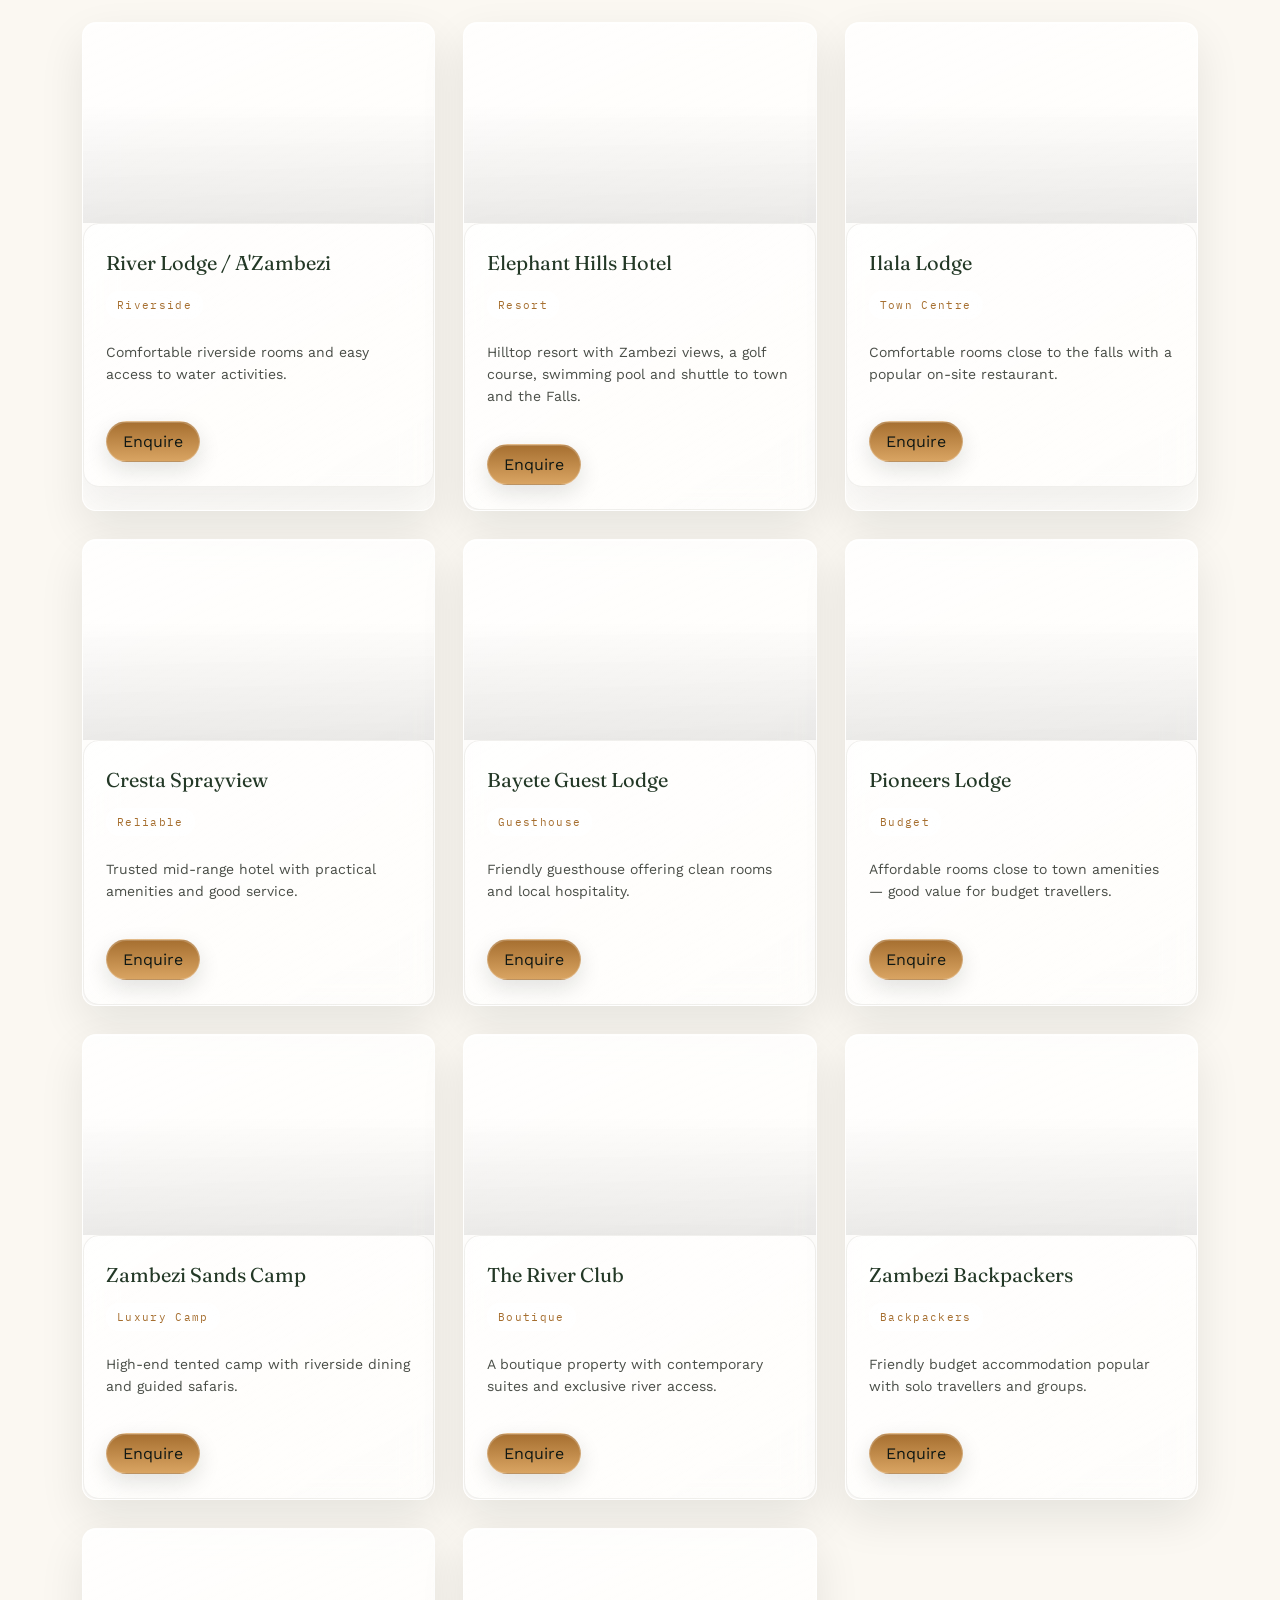
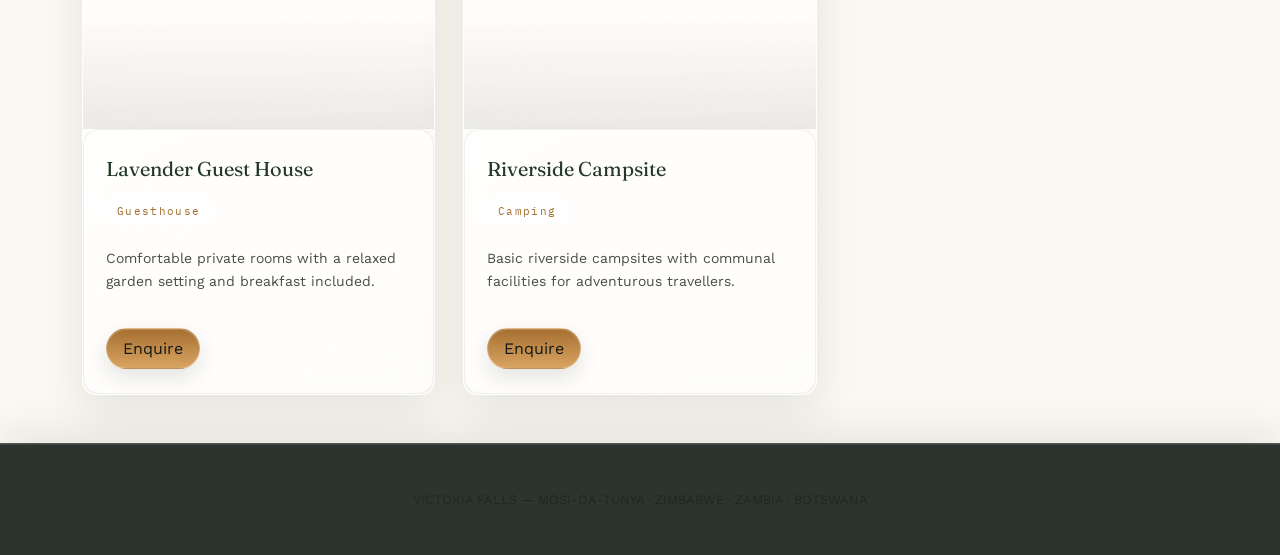
<file: accommodations.html>
<!DOCTYPE html>
<html lang="en">
<head>
<meta charset="UTF-8">
<meta name="viewport" content="width=device-width, initial-scale=1.0">
<title>Accommodations — Victoria Falls</title>
<link rel="preconnect" href="https://fonts.googleapis.com">
<link rel="preconnect" href="https://fonts.gstatic.com" crossorigin>
<link rel="preconnect" href="https://www.africanreservations.com">
<link rel="preconnect" href="https://cdn.mahlatini.com">
<link rel="preconnect" href="https://cdn2.rhinoafrica.com">
<link rel="preconnect" href="https://matetsivictoriafalls.com">
<link rel="preconnect" href="https://cdn.sanity.io">
<link rel="preconnect" href="https://www.voyagerszambia.com">
<link href="https://fonts.googleapis.com/css2?family=Fraunces:opsz,wght@9..144,300;9..144,450;9..144,600&family=Work+Sans:wght@400;500;600&family=IBM+Plex+Mono:wght@400;500&display=swap" rel="stylesheet">
<link rel="preload" as="image" href="pictures/VIC FALLS.avif" fetchpriority="high">
<style>
:root{
  --ivory:#FBF8F2; --sand:#EFE6D4; --forest:#233826; --forest-2:#101814;
  --bronze:#A66F30; --bronze-light:#D9A462; --ink:#1b2119; --line-light: rgba(27,33,25,0.10);
}
*{box-sizing:border-box; margin:0; padding:0;}
body{ background:var(--ivory); color:var(--ink); font-family:'Work Sans', sans-serif; -webkit-font-smoothing:antialiased; }
h1,h2,h3{ font-family:'Fraunces', serif; font-weight:450; }
.wrap{ max-width:1180px; margin:0 auto; padding:0 32px; }
.eyebrow{ font-family:'IBM Plex Mono', monospace; font-size:11px; letter-spacing:0.16em; text-transform:uppercase; color:var(--bronze-light); display:flex; align-items:center; gap:10px; }

/* NAV */
header.nav{ position:fixed; top:0; left:0; right:0; z-index:100; background:rgba(26,36,28,0.88); backdrop-filter:blur(10px); border-bottom:1px solid var(--line-light); }
.nav-inner{ max-width:1180px; margin:0 auto; padding:18px 32px; display:flex; align-items:center; justify-content:space-between; }
.logo .name{ font-family:'Fraunces', serif; font-size:20px; color:var(--ivory); }
nav.links{ display:flex; gap:28px; align-items:center; }
nav.links a{ font-size:13px; color:var(--ivory); opacity:0.9; text-decoration:none; padding:6px 0; border-bottom:1px solid transparent; }
nav.links a:hover, nav.links a.active{ opacity:1; border-color:var(--bronze-light); }
nav.links a.cta{ background: linear-gradient(180deg,var(--bronze),var(--bronze-light)); color:var(--forest-2); padding:10px 18px; border-radius:8px; }

/* Hamburger Icon Toggle (matches other pages) */
.hamburger{ display:none; flex-direction:column; justify-content:space-between; width:26px; height:18px; background:none; border:none; cursor:pointer; z-index:110; }
.hamburger span{ width:100%; height:2px; background:var(--ivory); transition:all 0.3s ease; }
.hamburger.open span:nth-child(1){ transform: translateY(8px) rotate(45deg); }
.hamburger.open span:nth-child(2){ opacity:0; }
.hamburger.open span:nth-child(3){ transform: translateY(-8px) rotate(-45deg); }

@media (max-width:860px){
  .hamburger{ display:flex; }
  nav.links{
    position:fixed; top:0; right:-100%; width:80%; max-width:320px; height:100vh;
    background:var(--forest-2); flex-direction:column; justify-content:center;
    gap:28px; padding:40px; transition:right 0.35s ease; box-shadow:-10px 0 30px rgba(0,0,0,0.5);
  }
  nav.links.open{ right:0; }
  nav.links a{ font-size:16px; }
}

.page-head{ padding:160px 0 60px; background: linear-gradient(180deg, rgba(16,20,16,0.6), rgba(16,20,16,0.85)), url('pictures/VIC FALLS.avif') center/cover no-repeat; color:var(--ivory); }
.page-head h1{ font-size:clamp(34px,5vw,56px); }

.accom-grid{ display:grid; grid-template-columns:repeat(auto-fit,minmax(340px,1fr)); gap:28px; padding:60px 0; }
.accom-card{ background:var(--ivory); border:1px solid var(--line-light); border-radius:16px; overflow:hidden; box-shadow:0 24px 60px rgba(16,18,14,0.06); transition:transform .25s ease, box-shadow .25s ease; }
.accom-card:hover{ transform:translateY(-8px); box-shadow:0 36px 80px rgba(16,18,14,0.12); }
.accom-media{ height:220px; background-size:cover; background-position:center; }
.accom-body{ padding:22px; }
.accom-title{ font-size:20px; margin-bottom:6px; color:var(--forest); }
.accom-meta{ display:flex; gap:10px; align-items:center; margin-bottom:12px; }
.accom-meta .badge{ font-family:'IBM Plex Mono', monospace; font-size:11px; padding:8px 10px; background:var(--sand); border-radius:999px; color:var(--forest); }
.accom-desc{ font-size:14px; line-height:1.6; color:rgba(27,33,25,0.8); margin-bottom:14px; }
.accom-actions{ display:flex; gap:12px; align-items:center; }
.small{ font-size:13px; color:rgba(27,33,25,0.7); }

.footer{ padding:48px 0; text-align:center; color:rgba(27,33,25,0.6); }

  
  </style>
  <link rel="stylesheet" href="styles.css">
</head>
<body>
<header class="nav">
  <div class="nav-inner wrap">
    <a href="index.html" class="logo"><span class="name">Victoria Falls</span></a>
    <button class="hamburger" id="hamburger-btn" aria-label="Toggle Menu">
      <span></span>
      <span></span>
      <span></span>
    </button>
    <nav class="links" id="nav-links">
      <a href="index.html">Activities</a>
      <a href="accommodations.html" class="active">Accommodations</a>
      <a href="seasons.html">Seasons</a>
      <a href="plan.html">Plan</a>
    <a href="contact.html">Contact</a>
    </nav>
  </div>
</header>

<section class="page-head">
  <div class="wrap">
    <p class="eyebrow">Stay & Sleep</p>
    <h1>Handpicked Places To Stay — From Luxury Lodges to Riverside Camps</h1>
    <p class="small">Curated options with an emphasis on location, comfort, and authentic experience. Use the contact button to enquire or book.</p>
  </div>
</section>

<section class="wrap">
  <div class="accom-grid">
    <h2 id="luxury" style="margin-top:18px;">Luxury & High-end</h2>

    <!-- Luxury entries -->
    <article class="accom-card">
      <div class="accom-media bg-lazy" data-bg="https://www.africanreservations.com/sites/default/files/2024-07/the_victoria_falls_hotel_exterior.jpg"><a class="photo-credit" href="https://www.africanreservations.com/The-Victoria-Falls-Hotel" target="_blank" rel="noopener noreferrer">Photo source</a></div>
      <div class="accom-body">
        <div class="accom-title">Victoria Falls Hotel</div>
        <div class="accom-meta"><span class="badge">Heritage</span></div>
        <p class="accom-desc">Historic landmark hotel with classic suites and prime falls views.</p>
        <div class="accom-actions"><a href="contact.html?property=Victoria%20Falls%20Hotel" class="cta">Enquire</a></div>
      </div>
    </article>

    <article class="accom-card">
      <div class="accom-media bg-lazy" data-bg="https://cdn.mahlatini.com/destinations/zambia/livingstone-and-victoria-falls/tongabezi-lodge/_1280x900_crop_center-center_none/tongabezi-lodge-the-bird-house-pool-and-deck-1280.jpg"><a class="photo-credit" href="https://www.mahlatini.com/zambia/livingstone-and-victoria-falls/tongabezi-lodge" target="_blank" rel="noopener noreferrer">Photo source</a></div>
      <div class="accom-body">
        <div class="accom-title">Tongabezi Lodge</div>
        <div class="accom-meta"><span class="badge">Exclusive</span></div>
        <p class="accom-desc">Private river-front villas with personalized service and transfers.</p>
        <div class="accom-actions"><a href="contact.html?property=Tongabezi%20Lodge" class="cta">Enquire</a></div>
      </div>
    </article>

    <article class="accom-card">
      <div class="accom-media bg-lazy" data-bg="https://cdn2.rhinoafrica.com/thumbnails/objects/service-providers/royal-livingstone/_img/38314/image-thumb__38314__background-cover/royal-livingstone-exteriors-entrance-01.6fdfbf59.jpg"><a class="photo-credit" href="https://www.rhinoafrica.com/en/accommodation/royal-livingstone-hotel/25354" target="_blank" rel="noopener noreferrer">Photo source</a></div>
      <div class="accom-body">
        <div class="accom-title">Royal Livingstone (Zambia)</div>
        <div class="accom-meta"><span class="badge">Grand</span></div>
        <p class="accom-desc">Grand riverside hotel on the Zambian side — ideal for cross-border travellers.</p>
        <div class="accom-actions"><a href="contact.html?property=Royal%20Livingstone" class="cta">Enquire</a></div>
      </div>
    </article>

    <article class="accom-card">
      <div class="accom-media bg-lazy" data-bg="https://matetsivictoriafalls.com/app/uploads/2020/07/matetsi_suite2-2-1536x1024.jpg"><a class="photo-credit" href="https://matetsivictoriafalls.com/stay/luxury-suites/" target="_blank" rel="noopener noreferrer">Photo source</a></div>
      <div class="accom-body">
        <div class="accom-title">Matetsi River Lodge</div>
        <div class="accom-meta"><span class="badge">Reserve</span></div>
        <p class="accom-desc">Exclusive river-front lodge set within a private wildlife reserve.</p>
        <div class="accom-actions"><a href="contact.html?property=Matetsi%20River%20Lodge" class="cta">Enquire</a></div>
      </div>
    </article>

    <article class="accom-card">
      <div class="accom-media bg-lazy" data-bg="https://cdn.sanity.io/images/s82b6z49/production/0815c3b1914cf6c4ff2ea80a707571fad5e93c0e-1920x1255.webp?auto=format&amp;fit=crop&amp;h=1125&amp;q=82&amp;rect=458%2C0%2C1004%2C1255&amp;w=900"><a class="photo-credit" href="https://www.safari.com/safaris/4-day-all-inclusive-victoria-falls-safari-elephant-camp" target="_blank" rel="noopener noreferrer">Photo source</a></div>
      <div class="accom-body">
        <div class="accom-title">The Elephant Camp</div>
        <div class="accom-meta"><span class="badge">Safari Camp</span></div>
        <p class="accom-desc">Intimate tented camp offering curated wildlife experiences.</p>
        <div class="accom-actions"><a href="contact.html?property=The%20Elephant%20Camp" class="cta">Enquire</a></div>
      </div>
    </article>

    <h2 id="budget" style="margin-top:28px;">Budget & Mid-range</h2>

    <!-- Mid / Budget entries -->
    <article class="accom-card">
      <div class="accom-media bg-lazy" data-bg="https://cdn.sanity.io/images/s82b6z49/production/8e0139c747c29f13b08f9b3b52a807154468b91a-1197x897.webp?auto=format&amp;fit=crop&amp;h=1375&amp;q=82&amp;rect=240%2C0%2C718%2C897&amp;w=1100"><a class="photo-credit" href="https://www.safari.com/safaris/three-day-vic-falls-safari-at-azambezi-river-lodge" target="_blank" rel="noopener noreferrer">Photo source</a></div>
      <div class="accom-body">
        <div class="accom-title">River Lodge / A'Zambezi</div>
        <div class="accom-meta"><span class="badge">Riverside</span></div>
        <p class="accom-desc">Comfortable riverside rooms and easy access to water activities.</p>
        <div class="accom-actions"><a href="contact.html?property=River%20Lodge" class="cta">Enquire</a></div>
      </div>
    </article>

    <article class="accom-card">
      <div class="accom-media bg-lazy" data-bg="https://www.voyagerszambia.com/service_img/1346-elephant-hills-hotel-aerial.jpg"></div>
      <div class="accom-body">
        <div class="accom-title">Elephant Hills Hotel</div>
        <div class="accom-meta"><span class="badge">Resort</span></div>
        <p class="accom-desc">Hilltop resort with Zambezi views, a golf course, swimming pool and shuttle to town and the Falls.</p>
        <div class="accom-actions"><a href="contact.html?property=Elephant%20Hills%20Hotel" class="cta">Enquire</a></div>
      </div>
    </article>

    <article class="accom-card">
      <div class="accom-media bg-lazy" data-bg="https://www.africanreservations.com/sites/default/files/2024-07/ilala_lodge.jpg"><a class="photo-credit" href="https://www.africanreservations.com/Ilala-Lodge" target="_blank" rel="noopener noreferrer">Photo source</a></div>
      <div class="accom-body">
        <div class="accom-title">Ilala Lodge</div>
        <div class="accom-meta"><span class="badge">Town Centre</span></div>
        <p class="accom-desc">Comfortable rooms close to the falls with a popular on-site restaurant.</p>
        <div class="accom-actions"><a href="contact.html?property=Ilala%20Lodge" class="cta">Enquire</a></div>
      </div>
    </article>

    <article class="accom-card">
      <div class="accom-media bg-lazy" data-bg="https://wearevictoriafalls.com/site_content/image-cache/content/images/stay/cresta-sprayview-3.7c8cc95b.jpg"><a class="photo-credit" href="https://wearevictoriafalls.com/cresta-sprayview" target="_blank" rel="noopener noreferrer">Photo source</a></div>
      <div class="accom-body">
        <div class="accom-title">Cresta Sprayview</div>
        <div class="accom-meta"><span class="badge">Reliable</span></div>
        <p class="accom-desc">Trusted mid-range hotel with practical amenities and good service.</p>
        <div class="accom-actions"><a href="contact.html?property=Cresta%20Sprayview" class="cta">Enquire</a></div>
      </div>
    </article>

    <article class="accom-card">
      <div class="accom-media bg-lazy" data-bg="https://www.wildlifeworldwide.com/images/banners/africa_zimbabwe_victoria_falls_bayete_guest_lodge_banner-narrow.jpg"><a class="photo-credit" href="https://www.wildlifeworldwide.com/accommodation/bayete-guest-lodge" target="_blank" rel="noopener noreferrer">Photo source</a></div>
      <div class="accom-body">
        <div class="accom-title">Bayete Guest Lodge</div>
        <div class="accom-meta"><span class="badge">Guesthouse</span></div>
        <p class="accom-desc">Friendly guesthouse offering clean rooms and local hospitality.</p>
        <div class="accom-actions"><a href="contact.html?property=Bayete%20Guest%20Lodge" class="cta">Enquire</a></div>
      </div>
    </article>

    <article class="accom-card">
      <div class="accom-media bg-lazy" data-bg="https://wetu.com/imageHandler/c1000x562/194740/pioneers_01_high.jpg"><a class="photo-credit" href="https://indigosafaris.com/tours/botswana-zimbabwe-7-day-okavango-expedition-victoria-falls-tailored-driven/" target="_blank" rel="noopener noreferrer">Photo source</a></div>
      <div class="accom-body">
        <div class="accom-title">Pioneers Lodge</div>
        <div class="accom-meta"><span class="badge">Budget</span></div>
        <p class="accom-desc">Affordable rooms close to town amenities — good value for budget travellers.</p>
        <div class="accom-actions"><a href="contact.html?property=Pioneers%20Lodge" class="cta">Enquire</a></div>
      </div>
    </article>

    <!-- Additional properties added -->
    <article class="accom-card">
      <div class="accom-media bg-lazy" data-bg="https://batokaafrica.com/wp-content/uploads/2021/08/zambezi-decksuite-slider-1.jpg"><a class="photo-credit" href="https://batokaafrica.com/properties/zambezi-sands/" target="_blank" rel="noopener noreferrer">Photo source</a></div>
      <div class="accom-body">
        <div class="accom-title">Zambezi Sands Camp</div>
        <div class="accom-meta"><span class="badge">Luxury Camp</span></div>
        <p class="accom-desc">High-end tented camp with riverside dining and guided safaris.</p>
        <div class="accom-actions"><a href="contact.html?property=Zambezi%20Sands%20Camp" class="cta">Enquire</a></div>
      </div>
    </article>

    <article class="accom-card">
      <div class="accom-media bg-lazy" data-bg="https://www.vicfalls.co.za/assets/gallery/river-club/river-club-pool-view.JPG"><a class="photo-credit" href="https://www.vicfalls.co.za/river-club.html" target="_blank" rel="noopener noreferrer">Photo source</a></div>
      <div class="accom-body">
        <div class="accom-title">The River Club</div>
        <div class="accom-meta"><span class="badge">Boutique</span></div>
        <p class="accom-desc">A boutique property with contemporary suites and exclusive river access.</p>
        <div class="accom-actions"><a href="contact.html?property=The%20River%20Club" class="cta">Enquire</a></div>
      </div>
    </article>

    <article class="accom-card">
      <div class="accom-media bg-lazy" data-bg="https://www.visitvictoriafalls.org/wp-content/uploads/2024/10/Victoria-falls-backpackers-Zimbabwe.jpg"><a class="photo-credit" href="https://www.visitvictoriafalls.org/where-to-stay-near-victoria-falls/" target="_blank" rel="noopener noreferrer">Photo source</a></div>
      <div class="accom-body">
        <div class="accom-title">Zambezi Backpackers</div>
        <div class="accom-meta"><span class="badge">Backpackers</span></div>
        <p class="accom-desc">Friendly budget accommodation popular with solo travellers and groups.</p>
        <div class="accom-actions"><a href="contact.html?property=Zambezi%20Backpackers" class="cta">Enquire</a></div>
      </div>
    </article>

    <article class="accom-card">
      <div class="accom-media bg-lazy" data-bg="https://a0.muscache.com/im/pictures/miso/Hosting-1424606206785563895/original/acb1227e-fe7b-4d52-8c12-66f233d1a272.jpeg?im_w=720"><a class="photo-credit" href="https://www.airbnb.com/rooms/1424606206785563895" target="_blank" rel="noopener noreferrer">Photo source</a></div>
      <div class="accom-body">
        <div class="accom-title">Lavender Guest House</div>
        <div class="accom-meta"><span class="badge">Guesthouse</span></div>
        <p class="accom-desc">Comfortable private rooms with a relaxed garden setting and breakfast included.</p>
        <div class="accom-actions"><a href="contact.html?property=Lavender%20Guest%20House" class="cta">Enquire</a></div>
      </div>
    </article>

    <article class="accom-card">
      <div class="accom-media bg-lazy" data-bg="https://www.africanreservations.com/sites/default/files/2023-07/victoria_falls_campsite_0.jpg"><a class="photo-credit" href="https://www.africanreservations.com/Victoria-Falls-Campsite" target="_blank" rel="noopener noreferrer">Photo source</a></div>
      <div class="accom-body">
        <div class="accom-title">Riverside Campsite</div>
        <div class="accom-meta"><span class="badge">Camping</span></div>
        <p class="accom-desc">Basic riverside campsites with communal facilities for adventurous travellers.</p>
        <div class="accom-actions"><a href="contact.html?property=Riverside%20Campsite" class="cta">Enquire</a></div>
      </div>
    </article>

  </div>
</section>
<footer class="footer">
  <div class="wrap small">VICTORIA FALLS — MOSI-OA-TUNYA · ZIMBABWE · ZAMBIA · BOTSWANA</div>
</footer>

<dialog class="property-dialog" id="property-dialog" aria-labelledby="gallery-title">
  <div class="property-dialog-inner">
    <button class="gallery-close" type="button" aria-label="Close gallery">×</button>
    <div class="gallery-view">
      <img id="gallery-image" alt="">
      <button class="gallery-arrow gallery-prev" type="button" aria-label="Previous photo">‹</button>
      <button class="gallery-arrow gallery-next" type="button" aria-label="Next photo">›</button>
      <span class="gallery-count" id="gallery-count"></span>
    </div>
    <div class="property-info">
      <p class="eyebrow">Property enquiry</p>
      <h2 id="gallery-title"></h2>
      <p id="gallery-location" class="gallery-location"></p>
      <ul id="gallery-facts"></ul>
      <div class="agent-contacts"><strong>Your travel agents</strong><a href="tel:+263776840785">Kari · +263 776 840 785</a><a href="tel:+263771469149">Alice · +263 771 469 149</a></div>
      <a class="cta gallery-enquire" id="gallery-enquire" href="contact.html">Continue to inquiry</a>
    </div>
    <div class="gallery-thumbs" id="gallery-thumbs" aria-label="Photo thumbnails"></div>
  </div>
</dialog>

<style>
.property-dialog{position:fixed;inset:0;margin:auto;width:min(1060px,calc(100% - 28px));max-width:none;max-height:92vh;overflow-y:auto;padding:0;border:1px solid rgba(255,255,255,.24);border-radius:24px;background:rgba(23,34,27,.92);color:#FBF8F2;box-shadow:0 28px 100px rgba(0,0,0,.5);backdrop-filter:blur(24px)}
.property-dialog::backdrop{background:rgba(8,14,10,.72);backdrop-filter:blur(5px)}
.property-dialog-inner{display:grid;grid-template-columns:minmax(0,1.05fr) minmax(320px,.95fr);position:relative;min-height:590px}
.gallery-view{position:relative;min-height:500px;background:#101814;overflow:hidden;border-radius:24px 0 0 0}
.gallery-view img{width:100%;height:100%;min-height:500px;object-fit:cover;display:block}
.gallery-close{position:absolute;right:16px;top:12px;z-index:3;border:1px solid #ffffff55;border-radius:50%;width:42px;height:42px;background:#101814bb;color:white;font-size:28px;cursor:pointer}
.gallery-arrow{position:absolute;top:50%;transform:translateY(-50%);border:1px solid #ffffff66;border-radius:50%;width:44px;height:44px;background:#101814aa;color:white;font-size:30px;line-height:1;cursor:pointer}
.gallery-prev{left:16px}.gallery-next{right:16px}.gallery-count{position:absolute;bottom:14px;right:16px;padding:7px 11px;border-radius:20px;background:#101814bb;font-size:12px}
.property-info{padding:38px 34px 28px;overflow:auto}.property-info .eyebrow{color:var(--bronze-light)}.property-info h2{font-size:clamp(27px,3vw,38px);margin:10px 0;color:var(--ivory)}.gallery-location{color:#d3d9d0;margin-bottom:20px;font-size:14px}.property-info ul{padding-left:19px;display:grid;gap:10px;line-height:1.5;font-size:14px}.property-info li::marker{color:var(--bronze-light)}
.agent-contacts{display:grid;gap:7px;padding:14px 0 18px;border-top:1px solid #ffffff30;font-size:13px}.agent-contacts a{color:var(--ivory);text-decoration:none}.agent-contacts strong{color:#d3d9d0;font-size:11px;text-transform:uppercase;letter-spacing:.1em}.gallery-enquire{display:inline-flex;justify-content:center;align-items:center;text-decoration:none;background:linear-gradient(180deg,var(--bronze),var(--bronze-light));color:var(--forest-2);padding:10px 16px;border:1px solid rgba(255,255,255,.24);border-radius:999px;box-shadow:0 8px 22px rgba(16,24,20,.12),inset 0 1px 0 rgba(255,255,255,.2);transition:transform .2s ease,box-shadow .2s ease,background .2s ease}.gallery-enquire:hover{color:var(--forest-2);transform:translateY(-2px);box-shadow:0 12px 28px rgba(16,24,20,.16),inset 0 1px 0 rgba(255,255,255,.24)}
.gallery-thumbs{grid-column:1/-1;display:flex;gap:10px;padding:12px 16px 16px;overflow:auto}.gallery-thumb{width:96px;height:64px;flex:0 0 auto;object-fit:cover;border-radius:10px;opacity:.65;border:2px solid transparent;cursor:pointer}.gallery-thumb.active{opacity:1;border-color:var(--bronze-light)}
@media(max-width:720px){.property-dialog-inner{display:block;min-height:0}.gallery-view,.gallery-view img{min-height:260px;height:36vh;border-radius:24px 24px 0 0}.property-info{padding:24px}.gallery-thumbs{padding-bottom:14px}.gallery-close{top:10px;right:10px}}
</style>

<script>
// Property-specific gallery and researched, source-linked inquiry details.
(function(){
  var commonView='https://www.zambiatourism.com/listing/tongabezi-lodge/';
  var region='Victoria Falls / Livingstone';
  var data={
    'Victoria Falls Hotel':{loc:'Victoria Falls, Zimbabwe',facts:['Opened in 1904 and known for its Edwardian design.','Set close to the Victoria Falls rainforest and historic bridge, with views toward the gorge.','The hotel offers restaurants, gardens, lounges and a range of rooms and suites.'],src:[['Official hotel','https://www.victoriafallshotel.com/']],imgs:[['https://www.africanreservations.com/sites/default/files/2024-07/the_victoria_falls_hotel_exterior.jpg','Hotel exterior'],['https://www.luxurylink.com/images/sho_5942cfcd/2579042_555-1280/image-2579042_555.jpg?filtered=1','Historic entrance']]},
    'Tongabezi Lodge':{loc:'Zambezi River, Livingstone, Zambia',facts:['Riverside lodge upstream of Victoria Falls with individually styled houses and cottages.','Experiences include river cruises, canoeing, guided Falls visits and community visits.','Sindabezi Island is a separate island camp associated with the lodge.'],src:[['Zambia Tourism','https://www.zambiatourism.com/listing/tongabezi-lodge/'],['Green Safaris photo gallery','https://greensafaris.com/galleries/tongabezi-lodge/lookout-tongabezi']],imgs:[['https://cdn.mahlatini.com/destinations/zambia/livingstone-and-victoria-falls/tongabezi-lodge/_1280x900_crop_center-center_none/tongabezi-lodge-the-bird-house-pool-and-deck-1280.jpg','Bird House deck and plunge pool'],['https://cdn.mahlatini.com/destinations/zambia/livingstone-and-victoria-falls/tongabezi-lodge/_2400x1350_crop_center-center_none/tongabezi-lodge-lodge-exterior-and-setting-2400.jpg','Riverside lodge setting'],['https://greensafaris.com/img/cms/galleries/photos/6oPjjq3A_max1500x1000.jpg','The Lookout riverside deck']]},
    'Royal Livingstone (Zambia)':{loc:'Livingstone, Zambia',facts:['Located on the Zambezi within Mosi-oa-Tunya National Park.','Guests have direct access on foot to the Victoria Falls entrance area.','Rooms have private verandahs; wildlife may be seen around the hotel grounds.'],src:[['Anantara official hotel page','https://www.anantara.com/en/royal-livingstone']],imgs:[['https://cdn2.rhinoafrica.com/thumbnails/objects/service-providers/royal-livingstone/_img/38314/image-thumb__38314__background-cover/royal-livingstone-exteriors-entrance-01.6fdfbf59.jpg','Hotel entrance'],['https://cdn2.rhinoafrica.com/thumbnails/objects/service-providers/royal-livingstone/_img/29132/image-thumb__29132__background-cover/royal-livingstone-room-deluxe-room-interior-01.f1afe0a6.jpg','Deluxe room and veranda'],['https://assets.anantara.com/image/upload/q_auto%2Cf_auto/media/minor/anantara/images/blog/2021-blog-content/202103---victoria-falls/victoria-falls-to-do-1.jpg?w=100%25','Wildlife around the hotel']]},
    'Matetsi River Lodge':{loc:'Zambezi River, Matetsi Private Game Reserve, Zimbabwe',facts:['River-facing suites in a private game reserve near Victoria Falls.','Suites include private decks and plunge pools; the lodge has a shared lap pool.','Safari activities include game drives, river cruises and guided Falls visits.'],src:[['Matetsi official suites','https://matetsivictoriafalls.com/stay/luxury-suites/']],imgs:[['https://matetsivictoriafalls.com/app/uploads/2020/07/matetsi_suite2-2-1536x1024.jpg','River suite'],['https://www.jacadatravel.com/_next/image/?q=100&url=https%3A%2F%2Fcdn.jacadatravel.com%2Fwp-content%2Fuploads%2Fbis-images%2F151380%2Fmatetsi-river-lodge-pool-1-1200-1050x520-f50_50.jpg&w=1600','Lodge pool'],['https://matetsivictoriafalls.com/app/uploads/2021/09/Elephants-March-2019-2-1-1024x683.png','Elephants at a waterhole']]},
    'The Elephant Camp':{loc:'Victoria Falls, Zimbabwe',facts:['Tented suites in a private concession near Victoria Falls.','Suites have private decks and plunge pools with views toward the Batoka Gorge area.','The camp offers wildlife activities and guided visits to Victoria Falls.'],src:[['andBeyond official property page','https://www.andbeyond.com/places-to-stay/africa/zimbabwe/victoria-falls/the-elephant-camp/']],imgs:[['https://cdn.sanity.io/images/s82b6z49/production/0815c3b1914cf6c4ff2ea80a707571fad5e93c0e-1920x1255.webp?auto=format&fit=crop&h=1125&q=82&rect=458%2C0%2C1004%2C1255&w=900','Elephant Camp suite'],['https://d19lgisewk9l6l.cloudfront.net/assetbank/The_Elephant_Camp_The_Victoria_Falls_Zimbabwe_77501.jpg','Camp view'],['https://www.chaloafrica.com/wp-content/uploads/2018/06/The-Elephant-Camp-View.jpeg','View from camp']]},
    "River Lodge / A'Zambezi":{loc:'Zambezi River, Victoria Falls, Zimbabwe',facts:['The listing appears to refer to A’Zambezi River Lodge on the riverbank.','The hotel describes thatched rooms and suites with air conditioning and en-suite facilities.','Ask the agent to confirm the exact room type and availability for your dates.'],src:[['A’Zambezi official site','https://www.azambezi-hotel.com/']],imgs:[['https://cdn.sanity.io/images/s82b6z49/production/8e0139c747c29f13b08f9b3b52a807154468b91a-1197x897.webp?auto=format&fit=crop&h=1375&q=82&rect=240%2C0%2C718%2C897&w=1100','A’Zambezi River Lodge'],['https://www.fambayi.com/assets/Uploads/multimedia/a-zambezi-river-lodge/48374774_2155252084728392_9008070961303388160_n__FillWzgwMCw1MzNd.jpg','Lodge grounds'],['https://dynamic-media-cdn.tripadvisor.com/media/photo-o/26/52/f3/73/close-to-the-river.jpg?h=-1&s=1&w=1000','River setting']]},
    'Elephant Hills Hotel':{loc:'Victoria Falls, Zimbabwe',facts:['Hilltop resort outside Victoria Falls town with many rooms overlooking the Zambezi River and Zambia.','The hotel lists an 18-hole golf course, swimming pool, restaurants, bars, tennis and squash courts.','A complimentary shuttle runs hourly from 9am to 5pm between the hotel, town and Falls entrance.'],src:[['Elephant Hills Hotel official site','https://www.elephanthillshotel.com/'],['Facilities and shuttle details','https://www.elephanthillshotel.com/facilities/'],['Room information','https://www.elephanthillshotel.com/rooms/'],['Golf course photo source','https://www.cz-milka.net/digifotogalerie/2016-10-07-jizni-afrika-zimbabwe-zambia-elephant-hills-golf-course-victoria-falls-zambezi/']],imgs:[['https://www.voyagerszambia.com/service_img/1346-elephant-hills-hotel-aerial.jpg','Elephant Hills Hotel aerial view'],['https://www.cz-milka.net/digifotogalerie/20161007-jizni-afrika-zimbabwe-zambia-elephant-hills-golf-course-victoria-falls-zambezi/12.jpg','Elephant Hills golf course fairway'],['https://dynamic-media-cdn.tripadvisor.com/media/photo-o/26/c5/63/4d/caption.jpg?h=-1&s=1&w=1100','Pool and golf course']]},
    'Ilala Lodge':{loc:'Victoria Falls town, Zimbabwe',facts:['Within walking distance of the Victoria Falls rainforest entrance.','The property has 73 rooms and on-site dining at Cassia Restaurant.','Facilities include swimming pools and a tour desk for arranging activities.'],src:[['Ilala Lodge official site','https://www.ilalalodge.com/'],['Facilities','https://www.ilalalodge.com/facilities']],imgs:[['https://www.africanreservations.com/sites/default/files/2024-07/ilala_lodge.jpg','Ilala Lodge'],['https://www.discoverafrica.com/wp-content/uploads/2021/12/aerial_view_ilala_lodge_hotel-992x661.jpeg','Aerial view'],['https://www.adventure-life.com/africa/victoria-falls/hotels/ilala-lodge-hotel','Ilala Lodge information']]},
    'Cresta Sprayview':{loc:'Victoria Falls town, Zimbabwe',facts:['Set on landscaped grounds about 1.4 km from the rainforest entrance.','The hotel has a swimming pool, restaurant and rooms with hotel amenities.','A convenient base for town and Falls excursions; confirm transfers for your dates.'],src:[['Cresta Hotels official page','https://www.crestahotels.com/hotels/zimbabwe/cresta-sprayview']],imgs:[['https://wearevictoriafalls.com/site_content/image-cache/content/images/stay/cresta-sprayview-3.7c8cc95b.jpg','Hotel grounds'],['https://www.rhinoafrica.com/en/accommodation/cresta-sprayview-hotel/','Cresta Sprayview'],['https://www.designtraveller.co.za/cresta-sprayview-victoria-falls/','Hotel setting']]},
    'Bayete Guest Lodge':{loc:'Victoria Falls town, Zimbabwe',facts:['Guest lodge with 30 rooms set in landscaped gardens.','Facilities described by the property include a pool, restaurant, bar and breakfast.','Suitable for a town-based stay; ask the agent about room categories and transfers.'],src:[['The Bayete Collection','https://www.thebayetecollection.com/bayete-guest-lodge/']],imgs:[['https://www.wildlifeworldwide.com/images/banners/africa_zimbabwe_victoria_falls_bayete_guest_lodge_banner-narrow.jpg','Bayete Guest Lodge'],['https://media.jambo.nl/original/galerij/Zimbabwe-Victoria-Falls-Bayete-Guest-Lodge-pool-WS.jpeg','Guest lodge pool'],['https://www.thebayetecollection.com/bayete-guest-lodge/','Property details']]},
    'Pioneers Lodge':{loc:'Victoria Falls town, Zimbabwe',facts:['Quiet residential setting around 2.5 km from Victoria Falls.','The lodge lists 50 rooms, a garden, swimming pools and spa facilities.','Rooms include air conditioning, ceiling fans and tea/coffee facilities.'],src:[['Pioneers Lodge official page','https://www.pioneersvicfalls.com/about-pioneers/']],imgs:[['https://wetu.com/imageHandler/c1000x562/194740/pioneers_01_high.jpg','Pioneers Lodge'],['https://dynamic-media-cdn.tripadvisor.com/media/photo-o/23/c4/99/8b/pioneers-lodge.jpg?h=-1&s=1&w=1200','Lodge exterior'],['https://www.pioneersvicfalls.com/about-pioneers/','Pioneers Lodge information']]},
    'Zambezi Sands Camp':{loc:'Zambezi National Park, Zimbabwe',facts:['Riverfront tented camp within Zambezi National Park.','The property lists 10 tented suites, each with a private deck.','Safari activities include game drives, walking safaris and river experiences.'],src:[['Batoka Africa official property page','https://batokaafrica.com/properties/zambezi-sands/']],imgs:[['https://batokaafrica.com/wp-content/uploads/2021/08/zambezi-decksuite-slider-1.jpg','Riverside deck suite'],['https://batokaafrica.com/wp-content/uploads/2021/08/zambezi-sands-tent.jpg','Tented suite'],['https://batokaafrica.com/properties/zambezi-sands/','Camp gallery and details']]},
    'The River Club':{loc:'Upper Zambezi, Livingstone, Zambia',facts:['Riverside property upstream from Livingstone with suites overlooking the Zambezi.','The lodge describes a small collection of suites and family options.','Ask about transfers and which Falls-side activities are included in your itinerary.'],src:[['Zambia Tourism listing','https://www.zambiatourism.com/listing/the-river-club-zambia/'],['The River Club','https://www.vicfalls.co.za/river-club.html']],imgs:[['https://www.vicfalls.co.za/assets/gallery/river-club/river-club-pool-view.JPG','River Club pool and river view'],['https://www.wexas.com/accommodation-offers/the-river-club-116238','River Club suites'],['https://www.zambiatourism.com/listing/the-river-club-zambia/','Property information']]},
    'Zambezi Backpackers':{loc:'Victoria Falls town, Zimbabwe',facts:['Offers dormitory, private and family room options, as well as camping.','Shared facilities include a swimming pool and self-catering kitchen.','A budget-friendly base for arranging local activities and transport.'],src:[['Victoria Falls Backpackers official rooms page','https://www.victoriafallsbackpackers.com/affordable-rooms-victoria-falls/']],imgs:[['https://www.visitvictoriafalls.org/wp-content/uploads/2024/10/Victoria-falls-backpackers-Zimbabwe.jpg','Backpackers accommodation'],['https://www.victoriafallsbackpackers.com/affordable-rooms-victoria-falls/','Room options'],['https://www.victoriafallsbackpackers.com/','Victoria Falls Backpackers']]},
    'Lavender Guest House':{loc:'Victoria Falls town, Zimbabwe',facts:['The linked listing is a whole-home stay in Victoria Falls with six bedrooms and five bathrooms.','The host listing says it sleeps up to 12 guests and has a private pool.','The listing indicates the Falls park entrance is about a 10-minute drive away; confirm current transport arrangements.'],src:[['Host listing on Airbnb','https://www.airbnb.com/rooms/1424606206785563895']],imgs:[['https://a0.muscache.com/im/pictures/miso/Hosting-1424606206785563895/original/acb1227e-fe7b-4d52-8c12-66f233d1a272.jpeg?im_w=720','Lavender Guest House'],['https://a0.muscache.com/im/pictures/miso/Hosting-1424606206785563895/original/acb1227e-fe7b-4d52-8c12-66f233d1a272.jpeg?im_w=720','Private home listing image']]},
    'Riverside Campsite':{loc:'Victoria Falls area, Zimbabwe',facts:['The current listing points to a Victoria Falls area campsite listing.','Camping facilities and exact location need to be confirmed with the agent before booking.','Share your dates, party size and whether you need a tent or bring your own equipment.'],src:[['African Reservations listing','https://www.africanreservations.com/Victoria-Falls-Campsite']],imgs:[['https://www.africanreservations.com/sites/default/files/2023-07/victoria_falls_campsite_0.jpg','Victoria Falls campsite listing'],['pictures/VIC FALLS.avif','Victoria Falls area setting']]}
  };
  var dlg=document.getElementById('property-dialog'), current=[], idx=0, activeName='';
  var img=document.getElementById('gallery-image'), thumbs=document.getElementById('gallery-thumbs');
  function showPhoto(n){idx=(n+current.length)%current.length;var p=current[idx];img.fetchPriority='high';img.decoding='async';img.src=p[0];img.alt=p[1];document.getElementById('gallery-count').textContent=(idx+1)+' / '+current.length;thumbs.querySelectorAll('button').forEach(function(b,i){b.classList.toggle('active',i===idx);});}
  function open(card){activeName=card.querySelector('.accom-title').textContent.trim();var d=data[activeName]||{};current=d.imgs||[];if(!current.length){var media=card.querySelector('.accom-media');current=[[media.getAttribute('data-bg')||'',activeName]];}document.getElementById('gallery-title').textContent=activeName;document.getElementById('gallery-location').textContent=d.loc||region;
    var ul=document.getElementById('gallery-facts');ul.replaceChildren();(d.facts||['Contact the agent to confirm property details and availability.']).forEach(function(t){var li=document.createElement('li');li.textContent=t;ul.appendChild(li);});thumbs.replaceChildren();current.forEach(function(p,i){var b=document.createElement('button');b.type='button';b.setAttribute('aria-label','Show photo '+(i+1)+': '+p[1]);var t=document.createElement('img');t.loading='lazy';t.decoding='async';t.src=p[0];t.alt='';t.className='gallery-thumb';b.appendChild(t);b.addEventListener('click',function(){showPhoto(i);});thumbs.appendChild(b);});showPhoto(0);var params=new URLSearchParams();params.set('property',activeName);params.set('details',(d.facts||[]).join('\n'));params.set('sources',(d.src||[]).map(function(s){return s[0]+': '+s[1];}).join('\n'));document.getElementById('gallery-enquire').href='contact.html?'+params.toString();dlg.showModal();}
  document.querySelectorAll('.accom-card .accom-actions .cta').forEach(function(a){a.addEventListener('click',function(e){e.preventDefault();open(a.closest('.accom-card'));});});
  dlg.querySelector('.gallery-close').addEventListener('click',function(){dlg.close();});dlg.querySelector('.gallery-prev').addEventListener('click',function(){showPhoto(idx-1);});dlg.querySelector('.gallery-next').addEventListener('click',function(){showPhoto(idx+1);});dlg.addEventListener('click',function(e){if(e.target===dlg)dlg.close();});
})();
</script>
<script>
(function(){
  var btn = document.getElementById('hamburger-btn');
  var menu = document.getElementById('nav-links');
  if(btn && menu){
    btn.addEventListener('click', function(){ btn.classList.toggle('open'); menu.classList.toggle('open'); });
    menu.querySelectorAll('a').forEach(function(link){ link.addEventListener('click', function(){ btn.classList.remove('open'); menu.classList.remove('open'); }); });
  }
})();
</script>
<script>
// Lazy-load background images on elements with .bg-lazy (data-bg)
(function(){
  var lazyBg = function(el){
    var src = el.getAttribute('data-bg');
    if(!src) return;
    el.style.backgroundImage = 'url("'+src+'")';
    el.classList.remove('bg-lazy');
  };

  if('IntersectionObserver' in window){
    var io = new IntersectionObserver(function(entries){
      entries.forEach(function(entry){
        if(entry.isIntersecting){ lazyBg(entry.target); io.unobserve(entry.target); }
      });
    }, {rootMargin: '400px 0px'});
    document.querySelectorAll('.bg-lazy').forEach(function(el){ io.observe(el); });
  } else {
    // Fallback: load all
    document.querySelectorAll('.bg-lazy').forEach(lazyBg);
  }
})();
</script>
<a href="https://wa.me/263776840785?text=Hello%20Victoria%20Falls%20team%2C%20I%20would%20like%20to%20ask%20about%20activity%20bookings%20and%20accommodation%20options." class="btn-whatsapp whatsapp-float" target="_blank" rel="noopener noreferrer" aria-label="Contact on WhatsApp">
  <svg viewBox="0 0 24 24" fill="none" xmlns="http://www.w3.org/2000/svg" aria-hidden="true">
    <path d="M17.472 14.382c-.297-.149-1.758-.867-2.03-.967-.272-.1-.47-.149-.67.149s-.767.967-.94 1.166c-.173.199-.347.223-.644.075-.297-.149-1.255-.462-2.39-1.475-.883-.788-1.48-1.761-1.653-2.059-.173-.297-.018-.458.13-.606.134-.133.297-.347.446-.52.149-.173.198-.298.298-.497.099-.199.05-.373-.025-.522-.075-.149-.67-1.612-.92-2.207-.242-.579-.487-.5-.67-.51l-.571-.01c-.199 0-.522.075-.796.373s-1.04 1.016-1.04 2.479 1.065 2.876 1.213 3.074c.149.198 2.096 3.2 5.077 4.487.709.306 1.262.489 1.694.626.712.226 1.36.194 1.872.118.571-.085 1.758-.719 2.006-1.413.248-.695.248-1.29.173-1.414-.075-.124-.272-.199-.57-.348z" fill="currentColor"/>
    <path fill-rule="evenodd" clip-rule="evenodd" d="M12.004 2.003C6.478 2.003 2.004 6.478 2.004 12c0 2.115.69 4.105 1.876 5.727L2 22l4.47-1.169A9.937 9.937 0 0 0 12.004 22c5.526 0 10.001-4.475 10.001-10S17.53 2.003 12.004 2.003zm0 18.03c-1.54 0-3.03-.403-4.312-1.165l-.308-.184-2.643.693.706-2.576-.2-.33A7.971 7.971 0 0 1 4.004 12c0-4.418 3.586-8.002 8-8.002 4.417 0 8.001 3.585 8.001 8.002 0 4.418-3.584 8.001-8.001 8.001z" fill="currentColor"/>
  </svg>
</a>
</body>
</html>
</file>
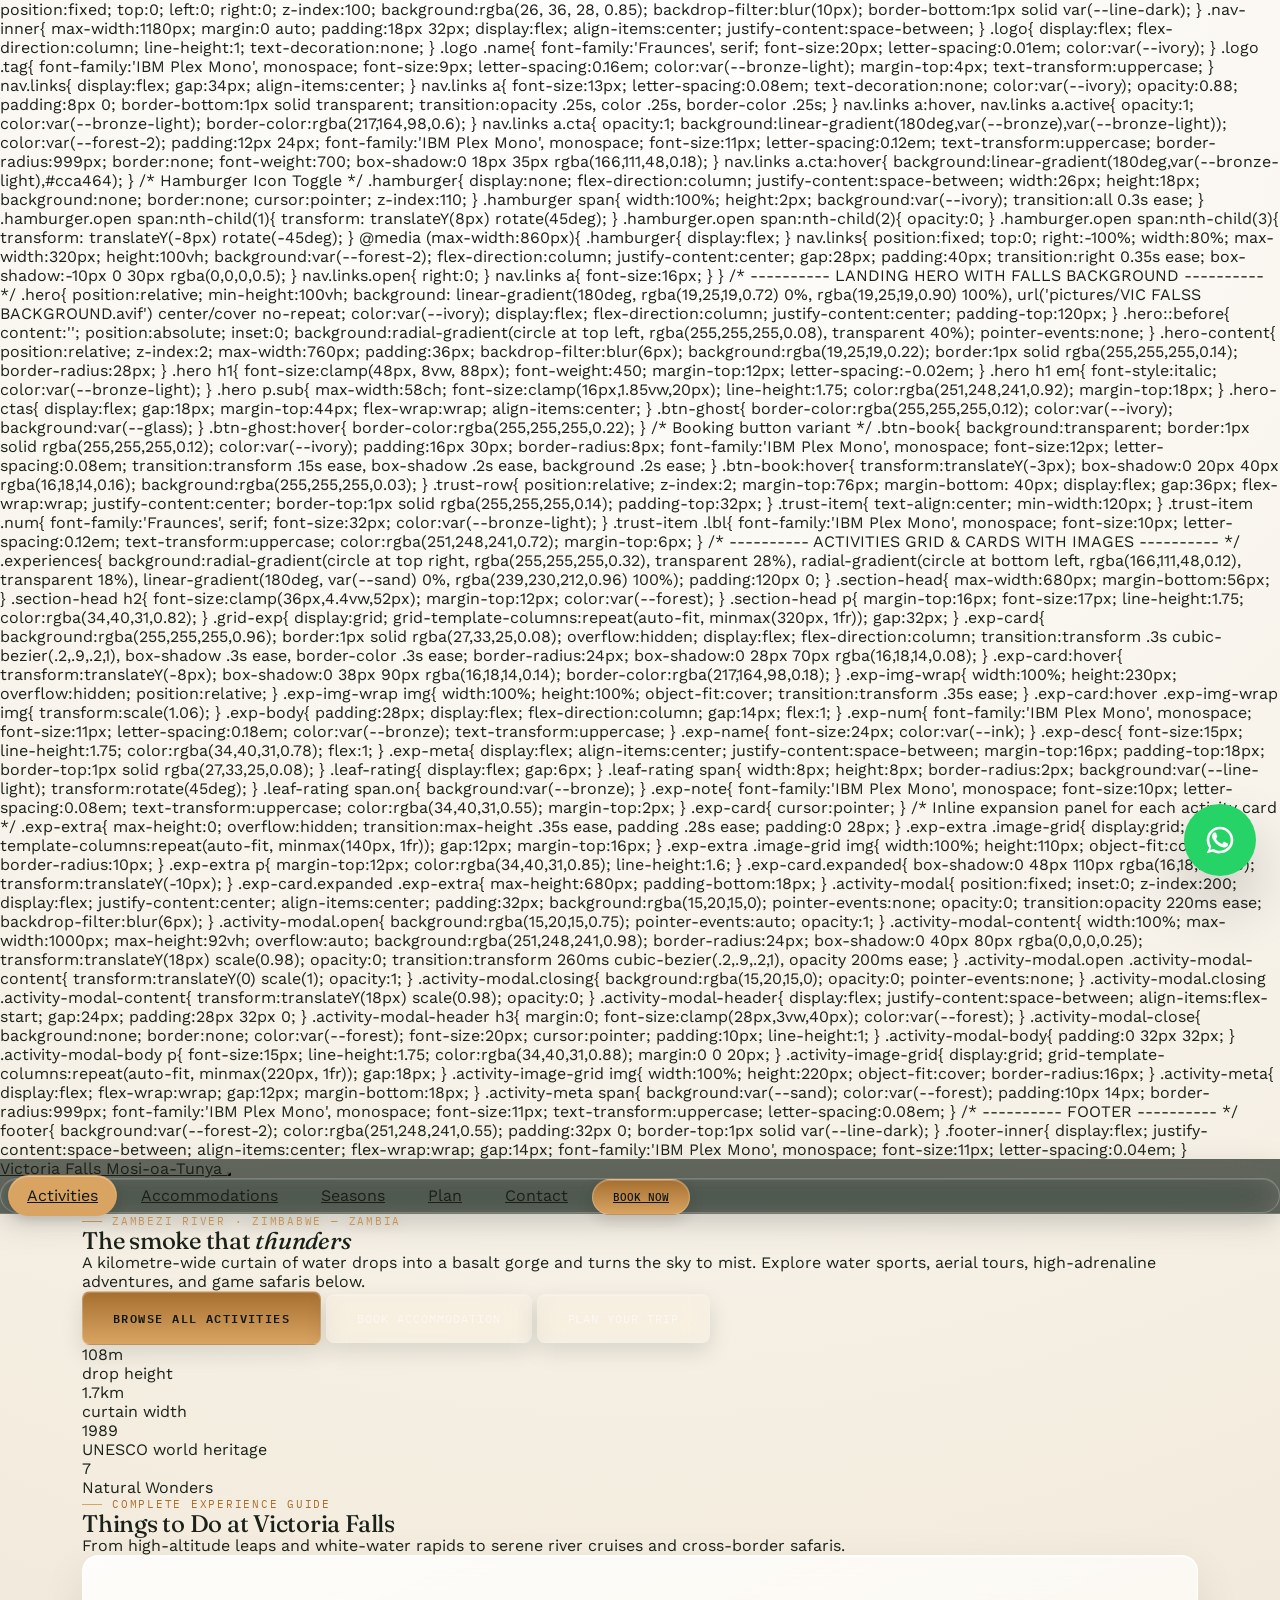
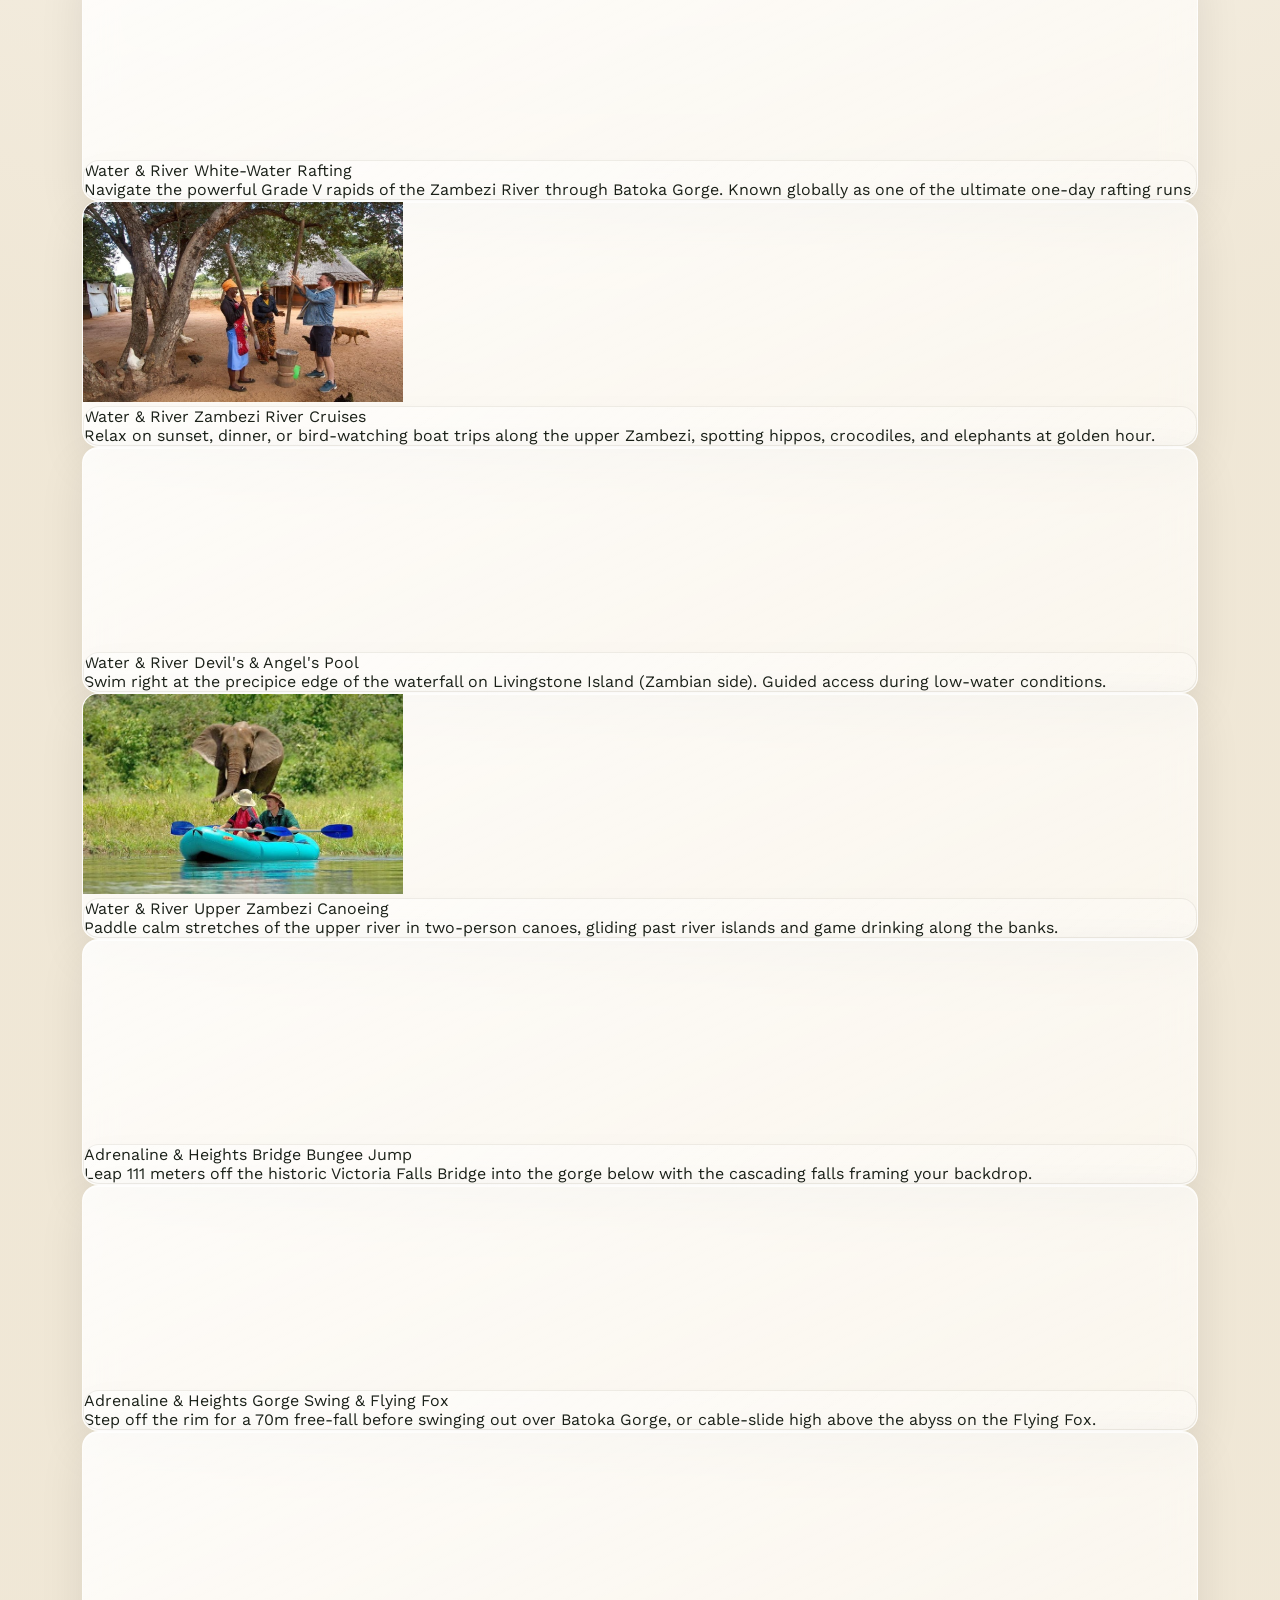
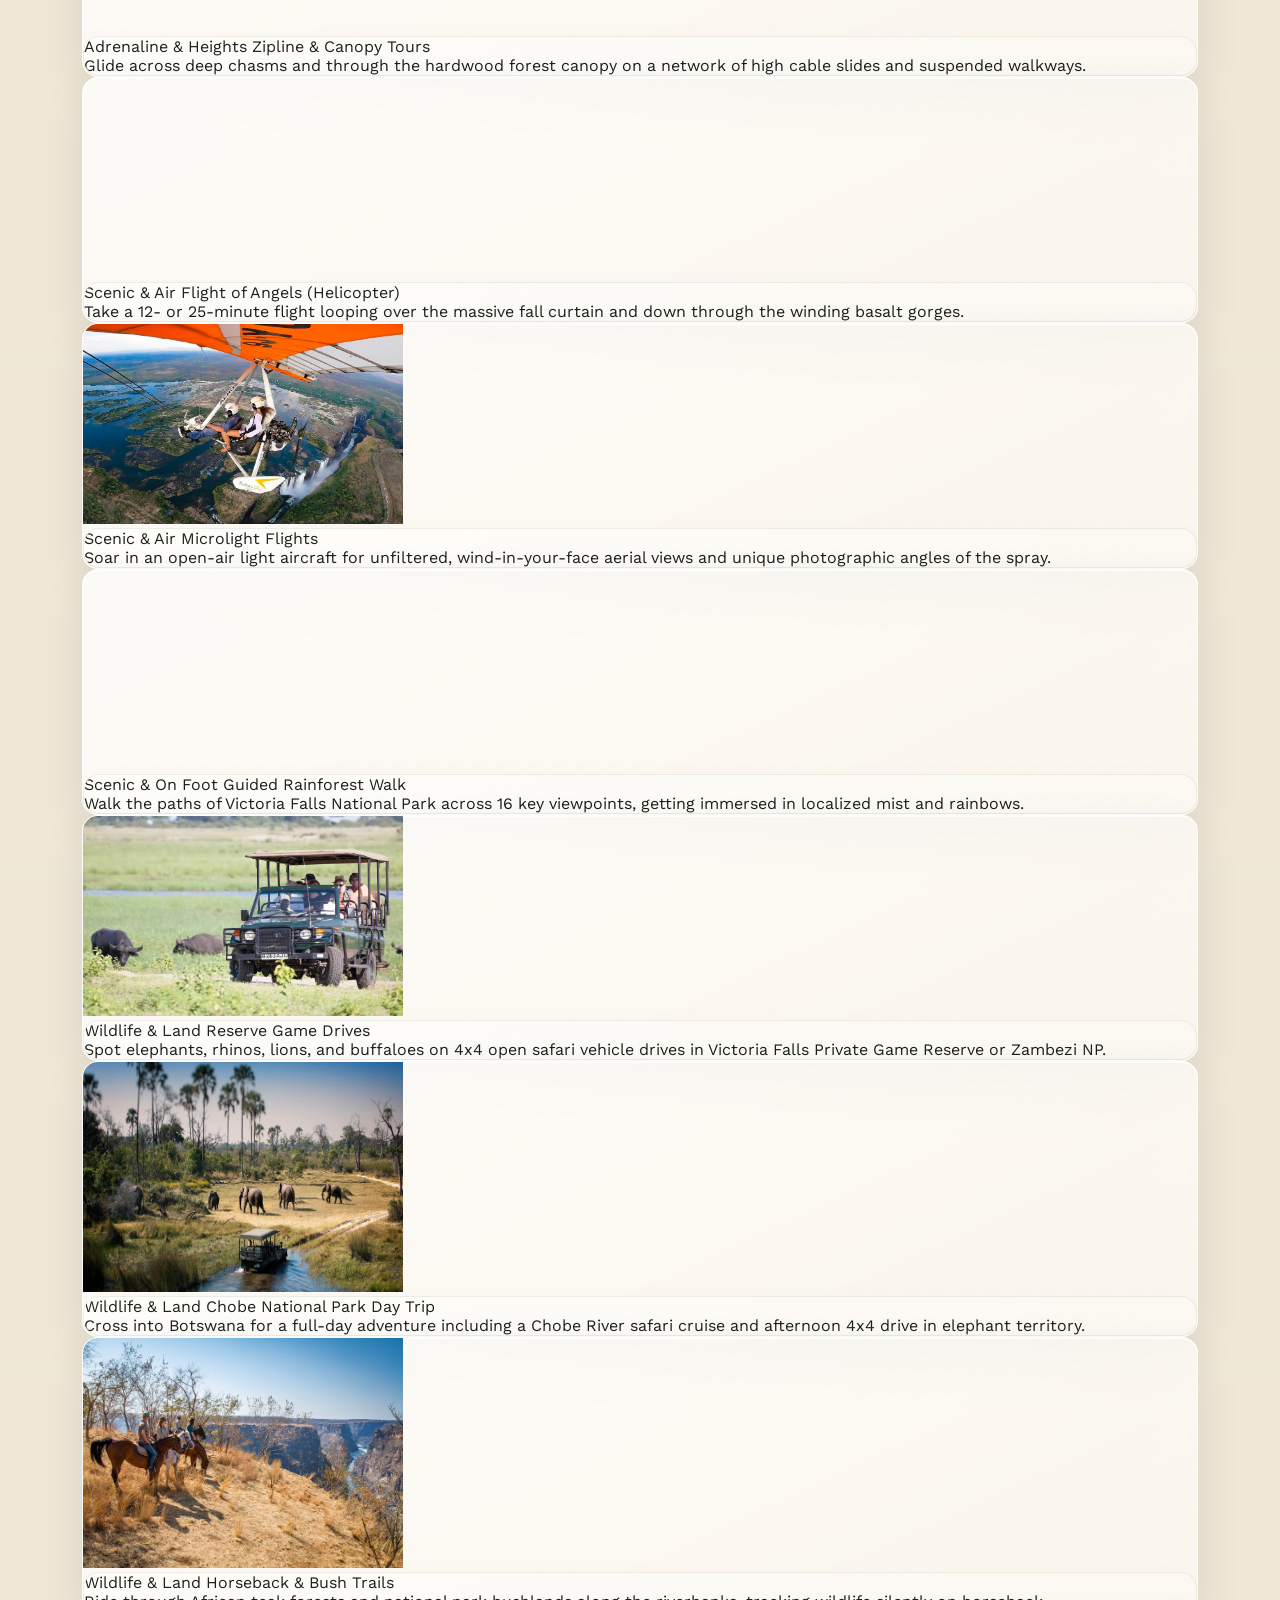
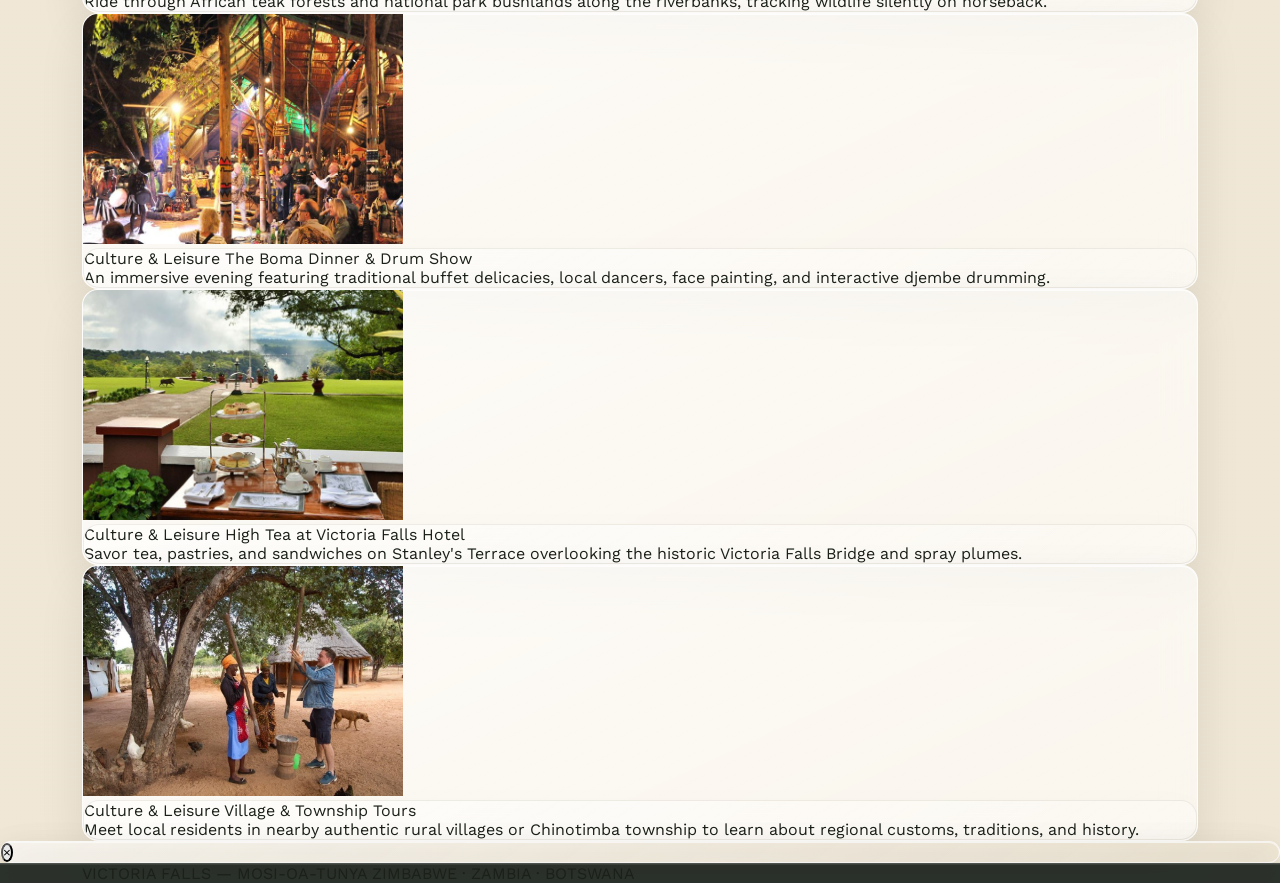
<file: activities.html>
<!DOCTYPE html>
<html lang="en">
<head>
<meta charset="UTF-8">
<meta name="viewport" content="width=device-width, initial-scale=1.0">
<title>Victoria Falls — Mosi-oa-Tunya & Activities</title>
<link rel="preconnect" href="https://fonts.googleapis.com">
<link rel="preconnect" href="https://fonts.gstatic.com" crossorigin>
<link href="https://fonts.googleapis.com/css2?family=Fraunces:opsz,wght@9..144,300;9..144,450;9..144,600&family=Work+Sans:wght@400;500;600&family=IBM+Plex+Mono:wght@400;500&display=swap" rel="stylesheet">
  <link rel="preload" as="image" href="pictures/VIC FALSS  BACKGROUND.avif" fetchpriority="high">
<style>
:root{
  --ivory:#FBF8F2;
  --sand:#EFE6D4;
  --sand-2:#E6DCC6;
  --forest:#233826;
  --forest-2:#101814;
  --bronze:#A66F30;
  --bronze-light:#D9A462;
  --ink:#1b2119;
  --line-light: rgba(27,33,25,0.10);
  --line-dark: rgba(27,33,25,0.12);
  --glass: rgba(255,255,255,0.06);
}
*{box-sizing:border-box; margin:0; padding:0;}
html{scroll-behavior:smooth;}
body{
  background: radial-gradient(circle at top, rgba(255,255,255,0.85), rgba(239,230,212,0.95) 35%);
  color:var(--ink);
  font-family:'Work Sans', sans-serif;
  -webkit-font-smoothing:antialiased;
  overflow-x:hidden;
}
@media (prefers-reduced-motion: reduce){
  *{animation-duration:0.01ms !important; animation-iteration-count:1 !important; scroll-behavior:auto !important;}
}
h1,h2,h3,h4{ font-family:'Fraunces', serif; font-weight:450; line-height:1.05; letter-spacing:-0.01em; }
.mono{ font-family:'IBM Plex Mono', monospace; }
a{ color:inherit; }
.wrap{ max-width:1180px; margin:0 auto; padding:0 32px; }
.eyebrow{
  font-family:'IBM Plex Mono', monospace;
  font-size:11px;
  letter-spacing:0.16em;
  text-transform:uppercase;
  display:flex; align-items:center; gap:10px;
  color:var(--bronze-light);
}
.eyebrow::before{ content:""; width:20px; height:1px; background:var(--bronze-light); }
a:focus-visible, button:focus-visible{ outline:3px solid var(--bronze); outline-offset:3px; }
  }
</style>
<link rel="stylesheet" href="styles.css">
</head>
  position:fixed; top:0; left:0; right:0; z-index:100;
  background:rgba(26, 36, 28, 0.85);
  backdrop-filter:blur(10px);
  border-bottom:1px solid var(--line-dark);
}
.nav-inner{
  max-width:1180px; margin:0 auto; padding:18px 32px;
  display:flex; align-items:center; justify-content:space-between;
}
.logo{ display:flex; flex-direction:column; line-height:1; text-decoration:none; }
.logo .name{ font-family:'Fraunces', serif; font-size:20px; letter-spacing:0.01em; color:var(--ivory); }
.logo .tag{ font-family:'IBM Plex Mono', monospace; font-size:9px; letter-spacing:0.16em; color:var(--bronze-light); margin-top:4px; text-transform:uppercase; }

nav.links{ display:flex; gap:34px; align-items:center; }
nav.links a{
  font-size:13px; letter-spacing:0.08em;
  text-decoration:none; color:var(--ivory); opacity:0.88;
  padding:8px 0; border-bottom:1px solid transparent;
  transition:opacity .25s, color .25s, border-color .25s;
}
nav.links a:hover, nav.links a.active{ opacity:1; color:var(--bronze-light); border-color:rgba(217,164,98,0.6); }
nav.links a.cta{
  opacity:1; background:linear-gradient(180deg,var(--bronze),var(--bronze-light)); color:var(--forest-2);
  padding:12px 24px; font-family:'IBM Plex Mono', monospace; font-size:11px; letter-spacing:0.12em; text-transform:uppercase;
  border-radius:999px; border:none; font-weight:700; box-shadow:0 18px 35px rgba(166,111,48,0.18);
}
nav.links a.cta:hover{ background:linear-gradient(180deg,var(--bronze-light),#cca464); }

/* Hamburger Icon Toggle */
.hamburger{
  display:none; flex-direction:column; justify-content:space-between;
  width:26px; height:18px; background:none; border:none; cursor:pointer; z-index:110;
}
.hamburger span{ width:100%; height:2px; background:var(--ivory); transition:all 0.3s ease; }
.hamburger.open span:nth-child(1){ transform: translateY(8px) rotate(45deg); }
.hamburger.open span:nth-child(2){ opacity:0; }
.hamburger.open span:nth-child(3){ transform: translateY(-8px) rotate(-45deg); }

@media (max-width:860px){
  .hamburger{ display:flex; }
  nav.links{
    position:fixed; top:0; right:-100%; width:80%; max-width:320px; height:100vh;
    background:var(--forest-2); flex-direction:column; justify-content:center;
    gap:28px; padding:40px; transition:right 0.35s ease; box-shadow:-10px 0 30px rgba(0,0,0,0.5);
  }
  nav.links.open{ right:0; }
  nav.links a{ font-size:16px; }
}

/* ---------- LANDING HERO WITH FALLS BACKGROUND ---------- */
.hero{
  position:relative;
  min-height:100vh;
  background: linear-gradient(180deg, rgba(19,25,19,0.72) 0%, rgba(19,25,19,0.90) 100%),
              url('pictures/VIC FALSS  BACKGROUND.avif') center/cover no-repeat;
  color:var(--ivory);
  display:flex; flex-direction:column; justify-content:center;
  padding-top:120px;
}
.hero::before{
  content:'';
  position:absolute; inset:0;
  background:radial-gradient(circle at top left, rgba(255,255,255,0.08), transparent 40%);
  pointer-events:none;
}
.hero-content{ position:relative; z-index:2; max-width:760px; padding:36px; backdrop-filter:blur(6px); background:rgba(19,25,19,0.22); border:1px solid rgba(255,255,255,0.14); border-radius:28px; }
.hero h1{ font-size:clamp(48px, 8vw, 88px); font-weight:450; margin-top:12px; letter-spacing:-0.02em; }
.hero h1 em{ font-style:italic; color:var(--bronze-light); }
.hero p.sub{
  max-width:58ch; font-size:clamp(16px,1.85vw,20px); line-height:1.75;
  color:rgba(251,248,241,0.92); margin-top:18px;
}
.hero-ctas{ display:flex; gap:18px; margin-top:44px; flex-wrap:wrap; align-items:center; }
.btn-ghost{ border-color:rgba(255,255,255,0.12); color:var(--ivory); background:var(--glass); }
.btn-ghost:hover{ border-color:rgba(255,255,255,0.22); }

/* Booking button variant */
.btn-book{
  background:transparent; border:1px solid rgba(255,255,255,0.12);
  color:var(--ivory); padding:16px 30px; border-radius:8px;
  font-family:'IBM Plex Mono', monospace; font-size:12px; letter-spacing:0.08em;
  transition:transform .15s ease, box-shadow .2s ease, background .2s ease;
}
.btn-book:hover{ transform:translateY(-3px); box-shadow:0 20px 40px rgba(16,18,14,0.16); background:rgba(255,255,255,0.03); }

.trust-row{
  position:relative; z-index:2; margin-top:76px; margin-bottom: 40px;
  display:flex; gap:36px; flex-wrap:wrap; justify-content:center;
  border-top:1px solid rgba(255,255,255,0.14); padding-top:32px;
}
.trust-item{ text-align:center; min-width:120px; }
.trust-item .num{ font-family:'Fraunces', serif; font-size:32px; color:var(--bronze-light); }
.trust-item .lbl{ font-family:'IBM Plex Mono', monospace; font-size:10px; letter-spacing:0.12em; text-transform:uppercase; color:rgba(251,248,241,0.72); margin-top:6px; }

/* ---------- ACTIVITIES GRID & CARDS WITH IMAGES ---------- */
.experiences{ background:radial-gradient(circle at top right, rgba(255,255,255,0.32), transparent 28%), radial-gradient(circle at bottom left, rgba(166,111,48,0.12), transparent 18%), linear-gradient(180deg, var(--sand) 0%, rgba(239,230,212,0.96) 100%); padding:120px 0; }
.section-head{ max-width:680px; margin-bottom:56px; }
.section-head h2{ font-size:clamp(36px,4.4vw,52px); margin-top:12px; color:var(--forest); }
.section-head p{ margin-top:16px; font-size:17px; line-height:1.75; color:rgba(34,40,31,0.82); }

.grid-exp{ display:grid; grid-template-columns:repeat(auto-fit, minmax(320px, 1fr)); gap:32px; }
.exp-card{
  background:rgba(255,255,255,0.96);
  border:1px solid rgba(27,33,25,0.08);
  overflow:hidden;
  display:flex; flex-direction:column;
  transition:transform .3s cubic-bezier(.2,.9,.2,1), box-shadow .3s ease, border-color .3s ease;
  border-radius:24px; box-shadow:0 28px 70px rgba(16,18,14,0.08);
}
.exp-card:hover{ transform:translateY(-8px); box-shadow:0 38px 90px rgba(16,18,14,0.14); border-color:rgba(217,164,98,0.18); }
.exp-img-wrap{ width:100%; height:230px; overflow:hidden; position:relative; }
.exp-img-wrap img{ width:100%; height:100%; object-fit:cover; transition:transform .35s ease; }
.exp-card:hover .exp-img-wrap img{ transform:scale(1.06); }

.exp-body{ padding:28px; display:flex; flex-direction:column; gap:14px; flex:1; }
.exp-num{ font-family:'IBM Plex Mono', monospace; font-size:11px; letter-spacing:0.18em; color:var(--bronze); text-transform:uppercase; }
.exp-name{ font-size:24px; color:var(--ink); }
.exp-desc{ font-size:15px; line-height:1.75; color:rgba(34,40,31,0.78); flex:1; }
.exp-meta{ display:flex; align-items:center; justify-content:space-between; margin-top:16px; padding-top:18px; border-top:1px solid rgba(27,33,25,0.08); }
.leaf-rating{ display:flex; gap:6px; }
.leaf-rating span{ width:8px; height:8px; border-radius:2px; background:var(--line-light); transform:rotate(45deg); }
.leaf-rating span.on{ background:var(--bronze); }
.exp-note{ font-family:'IBM Plex Mono', monospace; font-size:10px; letter-spacing:0.08em; text-transform:uppercase; color:rgba(34,40,31,0.55); margin-top:2px; }  .exp-card{ cursor:pointer; }

/* Inline expansion panel for each activity card */
.exp-extra{ max-height:0; overflow:hidden; transition:max-height .35s ease, padding .28s ease; padding:0 28px; }
.exp-extra .image-grid{ display:grid; grid-template-columns:repeat(auto-fit, minmax(140px, 1fr)); gap:12px; margin-top:16px; }
.exp-extra .image-grid img{ width:100%; height:110px; object-fit:cover; border-radius:10px; }
.exp-extra p{ margin-top:12px; color:rgba(34,40,31,0.85); line-height:1.6; }
.exp-card.expanded{ box-shadow:0 48px 110px rgba(16,18,14,0.16); transform:translateY(-10px); }
.exp-card.expanded .exp-extra{ max-height:680px; padding-bottom:18px; }


.activity-modal{
  position:fixed; inset:0; z-index:200; display:flex;
  justify-content:center; align-items:center; padding:32px;
  background:rgba(15,20,15,0); pointer-events:none; opacity:0;
  transition:opacity 220ms ease; backdrop-filter:blur(6px);
}
.activity-modal.open{ background:rgba(15,20,15,0.75); pointer-events:auto; opacity:1; }
.activity-modal-content{
  width:100%; max-width:1000px; max-height:92vh; overflow:auto;
  background:rgba(251,248,241,0.98); border-radius:24px; box-shadow:0 40px 80px rgba(0,0,0,0.25);
  transform:translateY(18px) scale(0.98); opacity:0;
  transition:transform 260ms cubic-bezier(.2,.9,.2,1), opacity 200ms ease;
}
.activity-modal.open .activity-modal-content{ transform:translateY(0) scale(1); opacity:1; }
.activity-modal.closing{ background:rgba(15,20,15,0); opacity:0; pointer-events:none; }
.activity-modal.closing .activity-modal-content{ transform:translateY(18px) scale(0.98); opacity:0; }
.activity-modal-header{ display:flex; justify-content:space-between; align-items:flex-start; gap:24px; padding:28px 32px 0; }
.activity-modal-header h3{ margin:0; font-size:clamp(28px,3vw,40px); color:var(--forest); }
.activity-modal-close{ background:none; border:none; color:var(--forest); font-size:20px; cursor:pointer; padding:10px; line-height:1; }
.activity-modal-body{ padding:0 32px 32px; }
.activity-modal-body p{ font-size:15px; line-height:1.75; color:rgba(34,40,31,0.88); margin:0 0 20px; }
.activity-image-grid{ display:grid; grid-template-columns:repeat(auto-fit, minmax(220px, 1fr)); gap:18px; }
.activity-image-grid img{ width:100%; height:220px; object-fit:cover; border-radius:16px; }
.activity-meta{ display:flex; flex-wrap:wrap; gap:12px; margin-bottom:18px; }
.activity-meta span{ background:var(--sand); color:var(--forest); padding:10px 14px; border-radius:999px; font-family:'IBM Plex Mono', monospace; font-size:11px; text-transform:uppercase; letter-spacing:0.08em; }
/* ---------- FOOTER ---------- */
footer{ background:var(--forest-2); color:rgba(251,248,241,0.55); padding:32px 0; border-top:1px solid var(--line-dark); }
.footer-inner{ display:flex; justify-content:space-between; align-items:center; flex-wrap:wrap; gap:14px; font-family:'IBM Plex Mono', monospace; font-size:11px; letter-spacing:0.04em; }

</style>
</style>
</head>
<body>

<!-- NAVIGATION -->
<header class="nav">
  <div class="nav-inner">
    <a href="#" class="logo">
      <span class="name">Victoria Falls</span>
      <span class="tag">Mosi-oa-Tunya</span>
    </a>
    
    <button class="hamburger" id="hamburger-btn" aria-label="Toggle Menu">
      <span></span>
      <span></span>
      <span></span>
    </button>

    <nav class="links" id="nav-links">
      <a href="#activities" class="active">Activities</a>
      <a href="accommodations.html">Accommodations</a>
      <a href="seasons.html">Seasons</a>
      <a href="plan.html">Plan</a>
      <a href="contact.html">Contact</a>
      <a href="accommodations.html" class="cta">Book Now</a>
    </nav>
  </div>
</header>

<!-- LANDING HERO WITH FALLS BACKGROUND IMAGE -->
<section class="hero">
  <div class="wrap hero-content">
    <p class="eyebrow">Zambezi River · Zimbabwe — Zambia</p>
    <h1>The smoke that <em>thunders</em></h1>
    <p class="sub">A kilometre-wide curtain of water drops into a basalt gorge and turns the sky to mist. Explore water sports, aerial tours, high-adrenaline adventures, and game safaris below.</p>
    <div class="hero-ctas">
      <a href="#activities" class="btn btn-primary">Browse All Activities</a>
      <a href="accommodations.html" class="btn btn-book">Book Accommodation</a>
      <a href="plan.html" class="btn btn-ghost">Plan Your Trip</a>
    </div>
  </div>

  <div class="trust-row wrap">
    <div class="trust-item"><div class="num">108m</div><div class="lbl">drop height</div></div>
    <div class="trust-item"><div class="num">1.7km</div><div class="lbl">curtain width</div></div>
    <div class="trust-item"><div class="num">1989</div><div class="lbl">UNESCO world heritage</div></div>
    <div class="trust-item"><div class="num">7</div><div class="lbl">Natural Wonders</div></div>
  </div>
</section>

<!-- COMPLETE ACTIVITIES CATALOGUE -->
<section class="experiences" id="activities">
  <div class="wrap">
    <div class="section-head">
      <p class="eyebrow" style="color:var(--bronze);">Complete Experience Guide</p>
      <h2>Things to Do at Victoria Falls</h2>
      <p>From high-altitude leaps and white-water rapids to serene river cruises and cross-border safaris.</p>
    </div>

    <div class="grid-exp">

      <!-- 1. White-water Rafting -->
      <div class="exp-card">
        <div class="exp-img-wrap">
          <img src="pictures/VIC FALLS.avif" alt="White water rafting" loading="lazy" decoding="async" fetchpriority="low" width="320" height="200">
        </div>
        <div class="exp-body">
          <span class="exp-num">Water & River</span>
          <span class="exp-name">White-Water Rafting</span>
          <p class="exp-desc">Navigate the powerful Grade V rapids of the Zambezi River through Batoka Gorge. Known globally as one of the ultimate one-day rafting runs.</p>
          <div class="exp-meta">
            <div class="leaf-rating"><span class="on"></span><span class="on"></span><span class="on"></span><span class="on"></span><span class="on"></span></div>
          </div>
        </div>
      </div>

      <!-- 2. Zambezi River Cruises -->
      <div class="exp-card">
        <div class="exp-img-wrap">
          <img src="pictures/victoria-falls-zimbabwe-village-tour_ZbopW.jpg" alt="Zambezi River Cruise" loading="lazy" decoding="async" fetchpriority="low" width="320" height="200">
        </div>
        <div class="exp-body">
          <span class="exp-num">Water & River</span>
          <span class="exp-name">Zambezi River Cruises</span>
          <p class="exp-desc">Relax on sunset, dinner, or bird-watching boat trips along the upper Zambezi, spotting hippos, crocodiles, and elephants at golden hour.</p>
          <div class="exp-meta">
            <div class="leaf-rating"><span class="on"></span><span class="on"></span><span class="on"></span><span></span><span></span></div>
          </div>
        </div>
      </div>

      <!-- 3. Devil's Pool / Angel's Pool -->
      <div class="exp-card">
        <div class="exp-img-wrap">
          <img src="pictures/Devil's & Angel's Pool.avif" alt="Devils Pool" loading="lazy" decoding="async" fetchpriority="low" width="320" height="200">
        </div>
        <div class="exp-body">
          <span class="exp-num">Water & River</span>
          <span class="exp-name">Devil's & Angel's Pool</span>
          <p class="exp-desc">Swim right at the precipice edge of the waterfall on Livingstone Island (Zambian side). Guided access during low-water conditions.</p>
          <div class="exp-meta">
            <div class="leaf-rating"><span class="on"></span><span class="on"></span><span class="on"></span><span class="on"></span><span class="on"></span></div>
          </div>
        </div>
      </div>

      <!-- 4. Upper Zambezi Canoeing -->
      <div class="exp-card">
        <div class="exp-img-wrap">
          <img src="pictures/Upper Zambezi Canoeing.jpg" alt="Canoeing Upper Zambezi" loading="lazy" decoding="async" fetchpriority="low" width="320" height="200">
        </div>
        <div class="exp-body">
          <span class="exp-num">Water & River</span>
          <span class="exp-name">Upper Zambezi Canoeing</span>
          <p class="exp-desc">Paddle calm stretches of the upper river in two-person canoes, gliding past river islands and game drinking along the banks.</p>
          <div class="exp-meta">
            <div class="leaf-rating"><span class="on"></span><span class="on"></span><span class="on"></span><span></span><span></span></div>
          </div>
        </div>
      </div>

      <!-- 5. Bungee Jumping -->
      <div class="exp-card">
        <div class="exp-img-wrap">
          <img src="pictures/Bridge Bungee Jump.jpg" alt="Bungee Jumping" loading="lazy" decoding="async" fetchpriority="low" width="320" height="200">
        </div>
        <div class="exp-body">
          <span class="exp-num">Adrenaline & Heights</span>
          <span class="exp-name">Bridge Bungee Jump</span>
          <p class="exp-desc">Leap 111 meters off the historic Victoria Falls Bridge into the gorge below with the cascading falls framing your backdrop.</p>
          <div class="exp-meta">
            <div class="leaf-rating"><span class="on"></span><span class="on"></span><span class="on"></span><span class="on"></span><span class="on"></span></div>
          </div>
        </div>
      </div>

      <!-- 6. Gorge Swing & Flying Fox -->
      <div class="exp-card">
        <div class="exp-img-wrap">
          <img src="pictures/Gorge Swing & Flying Fox.jpg" alt="Gorge Swing" loading="lazy" decoding="async" fetchpriority="low" width="320" height="200">
        </div>
        <div class="exp-body">
          <span class="exp-num">Adrenaline & Heights</span>
          <span class="exp-name">Gorge Swing & Flying Fox</span>
          <p class="exp-desc">Step off the rim for a 70m free-fall before swinging out over Batoka Gorge, or cable-slide high above the abyss on the Flying Fox.</p>
          <div class="exp-meta">
            <div class="leaf-rating"><span class="on"></span><span class="on"></span><span class="on"></span><span class="on"></span><span></span></div>
          </div>
        </div>
      </div>

      <!-- 7. Zipline & Canopy Tours -->
      <div class="exp-card">
        <div class="exp-img-wrap">
          <img src="pictures/Botswana-Victoria-Falls-Zipline-e1719482987977.webp" alt="Canopy Zipline" loading="lazy" decoding="async" fetchpriority="low" width="320" height="200">
        </div>
        <div class="exp-body">
          <span class="exp-num">Adrenaline & Heights</span>
          <span class="exp-name">Zipline & Canopy Tours</span>
          <p class="exp-desc">Glide across deep chasms and through the hardwood forest canopy on a network of high cable slides and suspended walkways.</p>
          <div class="exp-meta">
            <div class="leaf-rating"><span class="on"></span><span class="on"></span><span class="on"></span><span class="on"></span><span></span></div>
          </div>
        </div>
      </div>

      <!-- 8. Flight of Angels (Helicopter) -->
      <div class="exp-card">
        <div class="exp-img-wrap">
          <img src="pictures/HELICOPTER.avif" alt="Helicopter flight over Victoria Falls" loading="lazy" decoding="async" fetchpriority="low" width="320" height="200">
        </div>
        <div class="exp-body">
          <span class="exp-num">Scenic & Air</span>
          <span class="exp-name">Flight of Angels (Helicopter)</span>
          <p class="exp-desc">Take a 12- or 25-minute flight looping over the massive fall curtain and down through the winding basalt gorges.</p>
          <div class="exp-meta">
            <div class="leaf-rating"><span class="on"></span><span class="on"></span><span class="on"></span><span class="on"></span><span class="on"></span></div>
          </div>
        </div>
      </div>

      <!-- 9. Microlight Flights -->
      <div class="exp-card">
        <div class="exp-img-wrap">
          <img src="pictures/microlight-flight-zambia.jpg" alt="Microlight Flight" loading="lazy" decoding="async" fetchpriority="low" width="320" height="200">
        </div>
        <div class="exp-body">
          <span class="exp-num">Scenic & Air</span>
          <span class="exp-name">Microlight Flights</span>
          <p class="exp-desc">Soar in an open-air light aircraft for unfiltered, wind-in-your-face aerial views and unique photographic angles of the spray.</p>
          <div class="exp-meta">
            <div class="leaf-rating"><span class="on"></span><span class="on"></span><span class="on"></span><span class="on"></span><span class="on"></span></div>
          </div>
        </div>
      </div>

      <!-- 10. Guided Rainforest Walks -->
      <div class="exp-card">
        <div class="exp-img-wrap">
          <img src="pictures/VIC FALSS  BACKGROUND.avif" alt="Rainforest walk path" loading="lazy" decoding="async" fetchpriority="low" width="320" height="200">
        </div>
        <div class="exp-body">
          <span class="exp-num">Scenic & On Foot</span>
          <span class="exp-name">Guided Rainforest Walk</span>
          <p class="exp-desc">Walk the paths of Victoria Falls National Park across 16 key viewpoints, getting immersed in localized mist and rainbows.</p>
          <div class="exp-meta">
            <div class="leaf-rating"><span class="on"></span><span class="on"></span><span class="on"></span><span class="on"></span><span></span></div>
          </div>
        </div>
      </div>

      <!-- 11. Game Drives -->
      <div class="exp-card">
        <div class="exp-img-wrap">
          <img src="pictures/game drive.avif" alt="Safari game drive lion" loading="lazy" decoding="async" fetchpriority="low" width="320" height="200">
        </div>
        <div class="exp-body">
          <span class="exp-num">Wildlife & Land</span>
          <span class="exp-name">Reserve Game Drives</span>
          <p class="exp-desc">Spot elephants, rhinos, lions, and buffaloes on 4x4 open safari vehicle drives in Victoria Falls Private Game Reserve or Zambezi NP.</p>
          <div class="exp-meta">
            <div class="leaf-rating"><span class="on"></span><span class="on"></span><span class="on"></span><span class="on"></span><span></span></div>
          </div>
        </div>
      </div>

      <!-- 12. Chobe Day Trip -->
      <div class="exp-card">
        <div class="exp-img-wrap">
          <img src="pictures/botswana-chobe-elephant.jpg" alt="Elephant in Chobe" loading="lazy" decoding="async" fetchpriority="low" width="320" height="230">
        </div>
        <div class="exp-body">
          <span class="exp-num">Wildlife & Land</span>
          <span class="exp-name">Chobe National Park Day Trip</span>
          <p class="exp-desc">Cross into Botswana for a full-day adventure including a Chobe River safari cruise and afternoon 4x4 drive in elephant territory.</p>
          <div class="exp-meta">
            <div class="leaf-rating"><span class="on"></span><span class="on"></span><span class="on"></span><span class="on"></span><span class="on"></span></div>
          </div>
        </div>
      </div>

      <!-- 13. Horseback / Nature Trails -->
      <div class="exp-card">
        <div class="exp-img-wrap">
          <img src="pictures/Horse-Riding-aroun-Vic-Falls-6.jpeg" alt="Horseback ride in bush" loading="lazy" decoding="async" fetchpriority="low" width="320" height="230">
        </div>
        <div class="exp-body">
          <span class="exp-num">Wildlife & Land</span>
          <span class="exp-name">Horseback & Bush Trails</span>
          <p class="exp-desc">Ride through African teak forests and national park bushlands along the riverbanks, tracking wildlife silently on horseback.</p>
          <div class="exp-meta">
            <div class="leaf-rating"><span class="on"></span><span class="on"></span><span class="on"></span><span></span><span></span></div>
          </div>
        </div>
      </div>

      <!-- 14. The Boma Dinner & Drum Show -->
      <div class="exp-card">
        <div class="exp-img-wrap">
          <img src="pictures/BOMA.jpg" alt="African night drum show" loading="lazy" decoding="async" fetchpriority="low" width="320" height="230">
        </div>
        <div class="exp-body">
          <span class="exp-num">Culture & Leisure</span>
          <span class="exp-name">The Boma Dinner & Drum Show</span>
          <p class="exp-desc">An immersive evening featuring traditional buffet delicacies, local dancers, face painting, and interactive djembe drumming.</p>
          <div class="exp-meta">
            <div class="leaf-rating"><span class="on"></span><span class="on"></span><span class="on"></span><span class="on"></span><span></span></div>
          </div>
        </div>
      </div>

      <!-- 15. High Tea at Victoria Falls Hotel -->
      <div class="exp-card">
        <div class="exp-img-wrap">
          <img src="pictures/VictoriaFallsHotelHighTea-700x465.jpg" alt="High tea setting" loading="lazy" decoding="async" fetchpriority="low" width="320" height="230">
        </div>
        <div class="exp-body">
          <span class="exp-num">Culture & Leisure</span>
          <span class="exp-name">High Tea at Victoria Falls Hotel</span>
          <p class="exp-desc">Savor tea, pastries, and sandwiches on Stanley's Terrace overlooking the historic Victoria Falls Bridge and spray plumes.</p>
          <div class="exp-meta">
            <div class="leaf-rating"><span class="on"></span><span class="on"></span><span class="on"></span><span></span><span></span></div>
          </div>
        </div>
      </div>

      <!-- 16. Village & Township Tours -->
      <div class="exp-card">
        <div class="exp-img-wrap">
          <img src="pictures/victoria-falls-zimbabwe-village-tour_ZbopW.jpg" alt="Local village culture" loading="lazy" decoding="async" fetchpriority="low" width="320" height="230">
        </div>
        <div class="exp-body">
          <span class="exp-num">Culture & Leisure</span>
          <span class="exp-name">Village & Township Tours</span>
          <p class="exp-desc">Meet local residents in nearby authentic rural villages or Chinotimba township to learn about regional customs, traditions, and history.</p>
          <div class="exp-meta">
            <div class="leaf-rating"><span class="on"></span><span class="on"></span><span class="on"></span><span class="on"></span><span></span></div>
          </div>
        </div>
      </div>

    </div>
  </div>
</section>

<div class="activity-modal" id="activity-modal" aria-hidden="true">
  <div class="activity-modal-content" role="dialog" aria-labelledby="activity-modal-title">
    <div class="activity-modal-header">
      <h3 id="activity-modal-title"></h3>
      <button type="button" class="activity-modal-close" id="activity-modal-close" aria-label="Close detail panel">×</button>
    </div>
    <div class="activity-modal-body">
      <div class="activity-meta" id="activity-modal-meta"></div>
      <p id="activity-modal-description"></p>
      <div class="activity-image-grid" id="activity-modal-images"></div>
    </div>
  </div>
</div>

<footer>
  <div class="wrap footer-inner">
    <span>VICTORIA FALLS — MOSI-OA-TUNYA</span>
    <span>ZIMBABWE · ZAMBIA · BOTSWANA</span>
  </div>
</footer>

<script>
// Mobile Hamburger Menu Toggle Script
(function(){
  var btn = document.getElementById('hamburger-btn');
  var menu = document.getElementById('nav-links');

  if(btn && menu){
    btn.addEventListener('click', function(){
      btn.classList.toggle('open');
      menu.classList.toggle('open');
    });

    // Close menu when clicking outside or clicking a link
    menu.querySelectorAll('a').forEach(function(link){
      link.addEventListener('click', function(){
        btn.classList.remove('open');
        menu.classList.remove('open');
      });
    });
  }

  var activityData = {
    'White-Water Rafting': {
      title: 'White-Water Rafting',
      meta: ['Water & River', 'Grade V Rapids', '1 day'],
      description: 'Navigate the powerful rapids of the upper Zambezi through Batoka Gorge. Experience thrilling drops, white-water waves, and expert river guides blending adrenaline with spectacular canyon scenery.',
      images: ['pictures/VIC FALLS.avif', 'pictures/Upper Zambezi Canoeing.jpg', 'pictures/victoria-falls-zimbabwe-village-tour_ZbopW.jpg']
    },
    'Zambezi River Cruises': {
      title: 'Zambezi River Cruises',
      meta: ['Water & River', 'Sunset Views', 'Wildlife'],
      description: 'Relax on a sunset cruise along the upper Zambezi, spotting hippos, crocodiles, and elephants while enjoying riverside views and golden-hour light.',
      images: ['pictures/VIC FALLS.avif', 'pictures/victoria-falls-zimbabwe-village-tour_ZbopW.jpg', 'pictures/game drive.avif']
    },
    "Devil's & Angel's Pool": {
      title: "Devil's & Angel's Pool",
      meta: ['Water & River', 'Swimming', 'High Water'],
      description: 'Swim at the edge of the falls on Livingstone Island when conditions allow. This guided experience offers dramatic views and a unique natural pool at the precipice.',
      images: ["pictures/Devil's & Angel's Pool.avif", 'pictures/VIC FALSS  BACKGROUND.avif', 'pictures/VIC FALLS.avif']
    },
    'Upper Zambezi Canoeing': {
      title: 'Upper Zambezi Canoeing',
      meta: ['Water & River', 'Paddle', 'Nature'],
      description: 'Paddle calm river sections in a two-person canoe while drifting past river islands and wildlife along the banks during a serene guided tour.',
      images: ['pictures/Upper Zambezi Canoeing.jpg', 'pictures/victoria-falls-zimbabwe-village-tour_ZbopW.jpg', 'pictures/VIC FALLS.avif']
    },
    'Bridge Bungee Jump': {
      title: 'Bridge Bungee Jump',
      meta: ['Adrenaline & Heights', '111m', 'Thrill'],
      description: 'Leap 111 meters off the historic Victoria Falls Bridge, free-falling over the Batoka Gorge with the waterfall in the backdrop.',
      images: ['pictures/Bridge Bungee Jump.jpg', 'pictures/Gorge Swing & Flying Fox.jpg', 'pictures/HELICOPTER.avif']
    },
    'Gorge Swing & Flying Fox': {
      title: 'Gorge Swing & Flying Fox',
      meta: ['Adrenaline & Heights', 'Swing', 'Zipline'],
      description: 'Jump into a 70m free-fall over Batoka Gorge or glide along the Flying Fox cable for soaring canyon views and thrills.',
      images: ['pictures/Gorge Swing & Flying Fox.jpg', 'pictures/HELICOPTER.avif', 'pictures/Botswana-Victoria-Falls-Zipline-e1719482987977.webp']
    },
    'Zipline & Canopy Tours': {
      title: 'Zipline & Canopy Tours',
      meta: ['Adrenaline & Heights', 'Aerial', 'Forest'],
      description: 'Soar through the forest canopy and across chasms on high-speed cable slides, combining height, speed, and forest scenery in one tour.',
      images: ['pictures/Botswana-Victoria-Falls-Zipline-e1719482987977.webp', 'pictures/HELICOPTER.avif', 'pictures/VIC FALLS.avif']
    },
    'Flight of Angels (Helicopter)': {
      title: 'Flight of Angels (Helicopter)',
      meta: ['Scenic & Air', 'Aerial', 'Iconic'],
      description: 'Take a dramatic helicopter flight over the falls and basalt gorge for unmatched aerial perspectives of the mist and river corridor.',
      images: ['pictures/HELICOPTER.avif', 'pictures/FLIGHT OF ANGELS.jpg', 'pictures/VIC FALSS  BACKGROUND.avif']
    },
    'Microlight Flights': {
      title: 'Microlight Flights',
      meta: ['Scenic & Air', 'Open Cockpit', 'Photography'],
      description: 'Fly low and open-air in a microlight aircraft for intimate aerial views and a thrilling, unobstructed sense of the falls and surrounding wilderness.',
      images: ['pictures/microlight-flight-zambia.jpg', 'pictures/HELICOPTER.avif', 'pictures/VIC FALLS.avif']
    },
    'Guided Rainforest Walk': {
      title: 'Guided Rainforest Walk',
      meta: ['Scenic & On Foot', 'Nature', 'Viewpoints'],
      description: 'Explore the rainforest paths of Victoria Falls National Park with a guide, visiting key viewpoints and experiencing mist, rainbows, and lush greenery.',
      images: ['pictures/VIC FALSS  BACKGROUND.avif', 'pictures/VIC FALLS.avif', 'pictures/Devil\'s & Angel\'s Pool.avif']
    },
    'Reserve Game Drives': {
      title: 'Reserve Game Drives',
      meta: ['Wildlife & Land', 'Safari', 'Big Five'],
      description: 'Search for elephants, lions, and buffaloes on a private game drive in nearby reserves, guided by experienced trackers and drivers.',
      images: ['pictures/game drive.avif', 'pictures/botswana-chobe-elephant.jpg', 'pictures/VIC FALLS.avif']
    },
    'Chobe National Park Day Trip': {
      title: 'Chobe National Park Day Trip',
      meta: ['Wildlife & Land', 'Botswana', 'Elephants'],
      description: 'Cross into Botswana for a full-day Chobe safari, combining river cruise views with afternoon 4x4 game drives in a world-famous wildlife park.',
      images: ['pictures/botswana-chobe-elephant.jpg', 'pictures/game drive.avif', 'pictures/victoria-falls-zimbabwe-village-tour_ZbopW.jpg']
    },
    'Horseback & Bush Trails': {
      title: 'Horseback & Bush Trails',
      meta: ['Wildlife & Land', 'Horse Riding', 'Nature'],
      description: 'Ride through teak forests and national park bushlands, tracking wildlife quietly on horseback and enjoying scenic riverbank views.',
      images: ['pictures/Horse-Riding-aroun-Vic-Falls-6.jpeg', 'pictures/game drive.avif', 'pictures/VIC FALLS.avif']
    },
    'The Boma Dinner & Drum Show': {
      title: 'The Boma Dinner & Drum Show',
      meta: ['Culture & Leisure', 'Dinner', 'Music'],
      description: 'Enjoy traditional cuisine, local dancers, and interactive drumming in a cultural evening experience at The Boma.',
      images: ['pictures/BOMA.jpg', 'pictures/VictoriaFallsHotelHighTea-700x465.jpg', 'pictures/victoria-falls-zimbabwe-village-tour_ZbopW.jpg']
    },
    'High Tea at Victoria Falls Hotel': {
      title: 'High Tea at Victoria Falls Hotel',
      meta: ['Culture & Leisure', 'Luxury', 'Heritage'],
      description: 'Savor tea and pastries on Stanley’s Terrace, soaking in views of the historic bridge and the river spray.',
      images: ['pictures/VictoriaFallsHotelHighTea-700x465.jpg', 'pictures/VIC FALLS.avif', 'pictures/VIC FALSS  BACKGROUND.avif']
    },
    'Village & Township Tours': {
      title: 'Village & Township Tours',
      meta: ['Culture & Leisure', 'Local Life', 'Tours'],
      description: 'Visit local villages and townships to learn about traditions, crafts, and daily life in the Victoria Falls region.',
      images: ['pictures/victoria-falls-zimbabwe-village-tour_ZbopW.jpg', 'pictures/VIC FALLS.avif', 'pictures/BOMA.jpg']
    }
  };

  var cards = document.querySelectorAll('.exp-card');

  // Create inline expansion content for each card when clicked (expand/collapse)
  function createExtraSection(data){
    var container = document.createElement('div');
    container.className = 'exp-extra';

    var desc = document.createElement('p');
    desc.textContent = data.description || '';
    container.appendChild(desc);

    if(Array.isArray(data.images) && data.images.length){
      var grid = document.createElement('div');
      grid.className = 'image-grid';
      data.images.forEach(function(src){
        var img = document.createElement('img');
        img.src = src; img.alt = data.title || ''; img.loading = 'lazy'; img.decoding = 'async'; img.fetchPriority = 'low';
        grid.appendChild(img);
      });
      container.appendChild(grid);
    }

    return container;
  }

  function toggleCard(card){
    var expanded = card.classList.contains('expanded');
    if(expanded){
      card.classList.remove('expanded');
      // collapse: leave DOM but allow CSS to hide
      return;
    }

    // expand: insert extra section if not present
    var title = card.querySelector('.exp-name').textContent.trim();
    var key = title;
    var data = activityData[key];
    if(!data) return;

    // remove expanded class from any other card (single-open behavior)
    document.querySelectorAll('.exp-card.expanded').forEach(function(c){ c.classList.remove('expanded'); });

    var extra = card.querySelector('.exp-extra');
    if(!extra){
      extra = createExtraSection(data);
      card.appendChild(extra);
      // allow a tiny delay so transition can run when adding max-height
      requestAnimationFrame(function(){ card.classList.add('expanded'); });
    } else {
      // already exists but was collapsed
      requestAnimationFrame(function(){ card.classList.add('expanded'); });
    }
    // focus the first image if present for keyboard users
    var firstImg = card.querySelector('.exp-extra img');
    if(firstImg) firstImg.setAttribute('tabindex','0');
  }

  // Attach click + keyboard handlers
  cards.forEach(function(card){
    card.setAttribute('tabindex', '0');
    card.setAttribute('role', 'button');
    card.addEventListener('click', function(e){
      // Avoid toggling when clicking links or buttons inside card
      if(e.target.closest('a') || e.target.closest('button')) return;
      toggleCard(card);
    });
    card.addEventListener('keydown', function(e){ if(e.key === 'Enter' || e.key === ' '){ e.preventDefault(); toggleCard(card); } });
  });
})();
</script>
<a href="https://wa.me/263776840785?text=Hello%20Victoria%20Falls%20team%2C%20I%20would%20like%20to%20ask%20about%20activity%20bookings%20and%20accommodation%20options." class="btn-whatsapp whatsapp-float" target="_blank" rel="noopener noreferrer" aria-label="Contact on WhatsApp">
  <svg viewBox="0 0 24 24" fill="none" xmlns="http://www.w3.org/2000/svg" aria-hidden="true">
    <path d="M17.472 14.382c-.297-.149-1.758-.867-2.03-.967-.272-.1-.47-.149-.67.149s-.767.967-.94 1.166c-.173.199-.347.223-.644.075-.297-.149-1.255-.462-2.39-1.475-.883-.788-1.48-1.761-1.653-2.059-.173-.297-.018-.458.13-.606.134-.133.297-.347.446-.52.149-.173.198-.298.298-.497.099-.199.05-.373-.025-.522-.075-.149-.67-1.612-.92-2.207-.242-.579-.487-.5-.67-.51l-.571-.01c-.199 0-.522.075-.796.373s-1.04 1.016-1.04 2.479 1.065 2.876 1.213 3.074c.149.198 2.096 3.2 5.077 4.487.709.306 1.262.489 1.694.626.712.226 1.36.194 1.872.118.571-.085 1.758-.719 2.006-1.413.248-.695.248-1.29.173-1.414-.075-.124-.272-.199-.57-.348z" fill="currentColor"/>
    <path fill-rule="evenodd" clip-rule="evenodd" d="M12.004 2.003C6.478 2.003 2.004 6.478 2.004 12c0 2.115.69 4.105 1.876 5.727L2 22l4.47-1.169A9.937 9.937 0 0 0 12.004 22c5.526 0 10.001-4.475 10.001-10S17.53 2.003 12.004 2.003zm0 18.03c-1.54 0-3.03-.403-4.312-1.165l-.308-.184-2.643.693.706-2.576-.2-.33A7.971 7.971 0 0 1 4.004 12c0-4.418 3.586-8.002 8-8.002 4.417 0 8.001 3.585 8.001 8.002 0 4.418-3.584 8.001-8.001 8.001z" fill="currentColor"/>
  </svg>
</a>
</body>
</html>
</file>
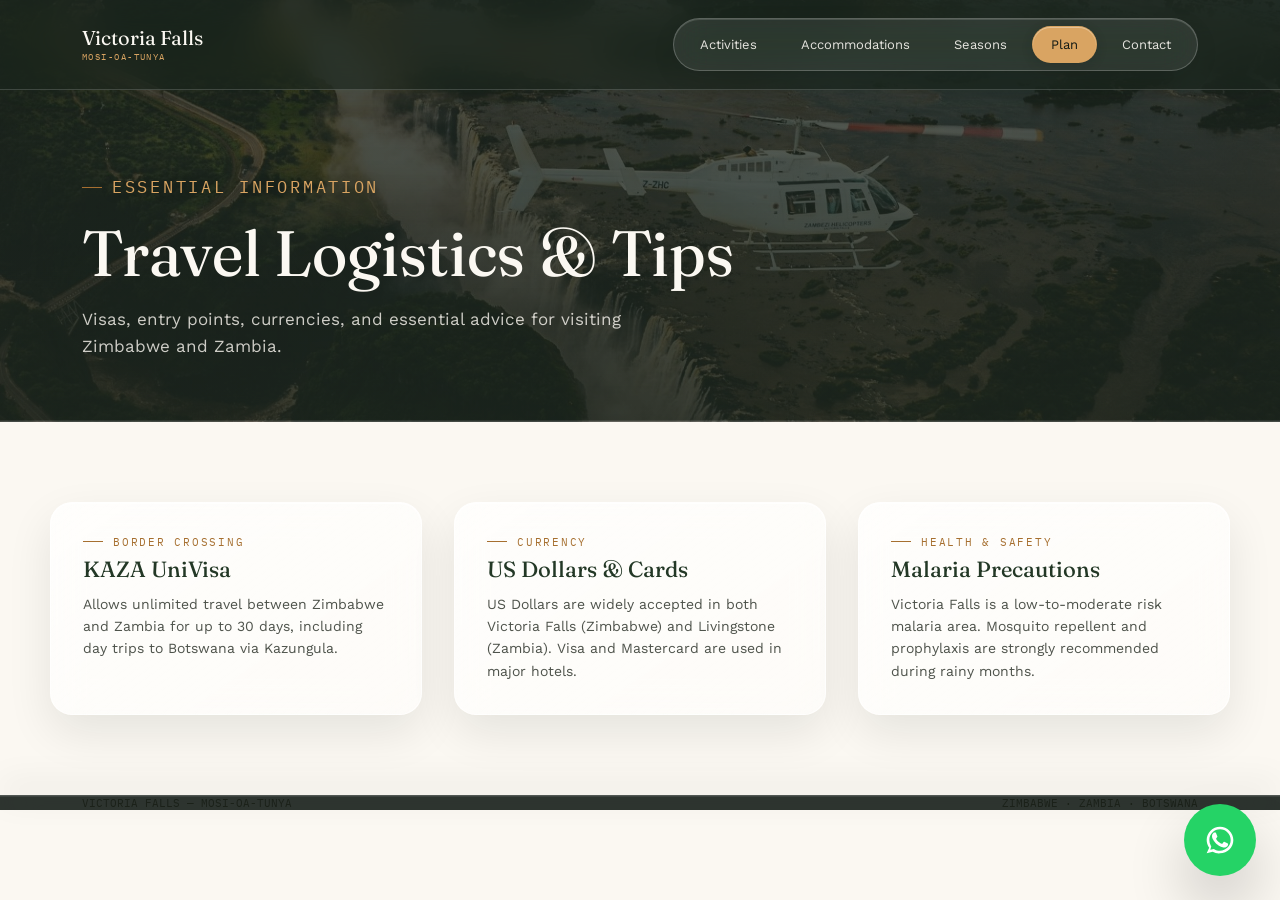
<file: plan.html>
<!DOCTYPE html>
<html lang="en">
<head>
<meta charset="UTF-8">
<meta name="viewport" content="width=device-width, initial-scale=1.0">
<link rel="preload" as="image" href="pictures/FLIGHT OF ANGELS.jpg" fetchpriority="high">
<title>Plan Your Trip — Victoria Falls</title>
<link rel="preconnect" href="https://fonts.googleapis.com">
<link rel="preconnect" href="https://fonts.gstatic.com" crossorigin>
<link href="https://fonts.googleapis.com/css2?family=Fraunces:opsz,wght@9..144,300;9..144,450;9..144,600&family=Work+Sans:wght@400;500;600&family=IBM+Plex+Mono:wght@400;500&display=swap" rel="stylesheet">
<style>
:root{
  --ivory:#FBF8F2; --sand:#EFE6D4; --forest:#233826; --forest-2:#101814;
  --bronze:#A66F30; --bronze-light:#D9A462; --ink:#1b2119;
  --line-light: rgba(27,33,25,0.10); --line-dark: rgba(27,33,25,0.12);
  --glass: rgba(255,255,255,0.06);
}
*{box-sizing:border-box; margin:0; padding:0;}
body{ background:var(--ivory); color:var(--ink); font-family:'Work Sans', sans-serif; -webkit-font-smoothing:antialiased; }
h1,h2,h3{ font-family:'Fraunces', serif; font-weight:450; }
.wrap{ max-width:1180px; margin:0 auto; padding:0 32px; }
.eyebrow{ font-family:'IBM Plex Mono', monospace; font-size:11px; letter-spacing:0.16em; text-transform:uppercase; display:flex; align-items:center; gap:10px; color:var(--bronze); }
.eyebrow::before{ content:""; width:20px; height:1px; background:var(--bronze); }

/* HEADER & NAV */
header.nav{ position:fixed; top:0; left:0; right:0; z-index:100; background:rgba(26, 36, 28, 0.85); backdrop-filter:blur(10px); border-bottom:1px solid var(--line-dark); }
.nav-inner{ max-width:1180px; margin:0 auto; padding:18px 32px; display:flex; align-items:center; justify-content:space-between; }
.logo{ display:flex; flex-direction:column; line-height:1; text-decoration:none; }
.logo .name{ font-family:'Fraunces', serif; font-size:20px; color:var(--ivory); }
.logo .tag{ font-family:'IBM Plex Mono', monospace; font-size:9px; letter-spacing:0.16em; color:var(--bronze-light); margin-top:4px; text-transform:uppercase; }
nav.links{ display:flex; gap:34px; align-items:center; }
nav.links a{ font-size:13px; text-decoration:none; color:var(--ivory); opacity:0.9; padding:6px 0; border-bottom:1px solid transparent; transition:opacity .2s, border-color .2s; }
nav.links a:hover, nav.links a.active{ opacity:1; border-color:var(--bronze-light); }
nav.links a.cta{ opacity:1; background:var(--bronze); color:var(--forest-2); padding:10px 20px; font-family:'IBM Plex Mono', monospace; font-size:11px; text-transform:uppercase; font-weight:500; }
  nav.links a.cta{ box-shadow:0 8px 24px rgba(0,0,0,0.12); }
.hamburger{ display:none; flex-direction:column; justify-content:space-between; width:26px; height:18px; background:none; border:none; cursor:pointer; z-index:110; }
.hamburger span{ width:100%; height:2px; background:var(--ivory); transition:all 0.3s ease; }
.hamburger.open span:nth-child(1){ transform: translateY(8px) rotate(45deg); }
.hamburger.open span:nth-child(2){ opacity:0; }
.hamburger.open span:nth-child(3){ transform: translateY(-8px) rotate(-45deg); }
@media (max-width:860px){
  .hamburger{ display:flex; }
  nav.links{ position:fixed; top:0; right:-100%; width:80%; max-width:320px; height:100vh; background:var(--forest-2); flex-direction:column; justify-content:center; gap:28px; padding:40px; transition:right 0.35s ease; }
  nav.links.open{ right:0; }
  nav.links a{ font-size:16px; }
}

.page-head{
  padding:160px 0 60px;
  background:
    linear-gradient(180deg, rgba(26,36,28,0.72) 0%, rgba(26,36,28,0.84) 100%),
    url("pictures/FLIGHT OF ANGELS.jpg") center/cover no-repeat;
  color:var(--ivory);
}
.page-head h1{ font-size:clamp(36px, 6vw, 64px); margin-top:12px; }
.page-head p{ color:rgba(251,248,241,0.8); max-width:600px; margin-top:14px; font-size:17px; line-height:1.6; }

.plan-grid{ display:grid; grid-template-columns:repeat(auto-fit, minmax(320px, 1fr)); gap:32px; padding:80px 0; }
.plan-item{ background:var(--sand); padding:32px; border:1px solid var(--line-light); }
.plan-item h3{ font-size:22px; color:var(--forest); margin-top:10px; }
.plan-item p{ font-size:14px; line-height:1.6; color:rgba(34,40,31,0.8); margin-top:10px; }

.footer{ background:var(--forest-2); color:rgba(251,248,241,0.55); padding:32px 0; border-top:1px solid var(--line-dark); }
.footer-inner{ display:flex; justify-content:space-between; align-items:center; flex-wrap:wrap; gap:14px; font-family:'IBM Plex Mono', monospace; font-size:11px; }

  
</style>
<link rel="stylesheet" href="styles.css">
</head>
<body>

<header class="nav">
  <div class="nav-inner">
    <a href="index.html" class="logo">
      <span class="name">Victoria Falls</span>
      <span class="tag">Mosi-oa-Tunya</span>
    </a>
    <button class="hamburger" id="hamburger-btn" aria-label="Toggle Menu">
      <span></span><span></span><span></span>
    </button>
    <nav class="links" id="nav-links">
      <a href="index.html">Activities</a>
      <a href="accommodations.html">Accommodations</a>
      <a href="seasons.html">Seasons</a>
      <a href="plan.html" class="active">Plan</a>
      <a href="contact.html">Contact</a>
    </nav>
  </div>
</header>

<section class="page-head">
  <div classwrap">
    <div class="wrap">
      <p class="eyebrow" style="color:var(--bronze-light);">Essential Information</p>
      <h1>Travel Logistics & Tips</h1>
      <p>Visas, entry points, currencies, and essential advice for visiting Zimbabwe and Zambia.</p>
    </div>
  </div>
</section>

<div class="wrap plan-grid">
  <div class="plan-item">
    <span class="eyebrow">Border Crossing</span>
    <h3>KAZA UniVisa</h3>
    <p>Allows unlimited travel between Zimbabwe and Zambia for up to 30 days, including day trips to Botswana via Kazungula.</p>
  </div>
  <div class="plan-item">
    <span class="eyebrow">Currency</span>
    <h3>US Dollars & Cards</h3>
    <p>US Dollars are widely accepted in both Victoria Falls (Zimbabwe) and Livingstone (Zambia). Visa and Mastercard are used in major hotels.</p>
  </div>
  <div class="plan-item">
    <span class="eyebrow">Health & Safety</span>
    <h3>Malaria Precautions</h3>
    <p>Victoria Falls is a low-to-moderate risk malaria area. Mosquito repellent and prophylaxis are strongly recommended during rainy months.</p>
  </div>
</div>

<footer>
  <div class="wrap footer-inner">
    <span>VICTORIA FALLS — MOSI-OA-TUNYA</span>
    <span>ZIMBABWE · ZAMBIA · BOTSWANA</span>
  </div>
</footer>

<script>
(function(){
  var btn = document.getElementById('hamburger-btn');
  var menu = document.getElementById('nav-links');
  if(btn && menu){
    btn.addEventListener('click', function(){ btn.classList.toggle('open'); menu.classList.toggle('open'); });
    menu.querySelectorAll('a').forEach(function(link){ link.addEventListener('click', function(){ btn.classList.remove('open'); menu.classList.remove('open'); }); });
  }
})();
</script>
<a href="https://wa.me/263776840785?text=Hello%20Victoria%20Falls%20team%2C%20I%20would%20like%20to%20ask%20about%20activity%20bookings%20and%20accommodation%20options." class="btn-whatsapp whatsapp-float" target="_blank" rel="noopener noreferrer" aria-label="Contact on WhatsApp">
  <svg viewBox="0 0 24 24" fill="none" xmlns="http://www.w3.org/2000/svg" aria-hidden="true">
    <path d="M17.472 14.382c-.297-.149-1.758-.867-2.03-.967-.272-.1-.47-.149-.67.149s-.767.967-.94 1.166c-.173.199-.347.223-.644.075-.297-.149-1.255-.462-2.39-1.475-.883-.788-1.48-1.761-1.653-2.059-.173-.297-.018-.458.13-.606.134-.133.297-.347.446-.52.149-.173.198-.298.298-.497.099-.199.05-.373-.025-.522-.075-.149-.67-1.612-.92-2.207-.242-.579-.487-.5-.67-.51l-.571-.01c-.199 0-.522.075-.796.373s-1.04 1.016-1.04 2.479 1.065 2.876 1.213 3.074c.149.198 2.096 3.2 5.077 4.487.709.306 1.262.489 1.694.626.712.226 1.36.194 1.872.118.571-.085 1.758-.719 2.006-1.413.248-.695.248-1.29.173-1.414-.075-.124-.272-.199-.57-.348z" fill="currentColor"/>
    <path fill-rule="evenodd" clip-rule="evenodd" d="M12.004 2.003C6.478 2.003 2.004 6.478 2.004 12c0 2.115.69 4.105 1.876 5.727L2 22l4.47-1.169A9.937 9.937 0 0 0 12.004 22c5.526 0 10.001-4.475 10.001-10S17.53 2.003 12.004 2.003zm0 18.03c-1.54 0-3.03-.403-4.312-1.165l-.308-.184-2.643.693.706-2.576-.2-.33A7.971 7.971 0 0 1 4.004 12c0-4.418 3.586-8.002 8-8.002 4.417 0 8.001 3.585 8.001 8.002 0 4.418-3.584 8.001-8.001 8.001z" fill="currentColor"/>
  </svg>
</a>
</body>
</html>
</file>
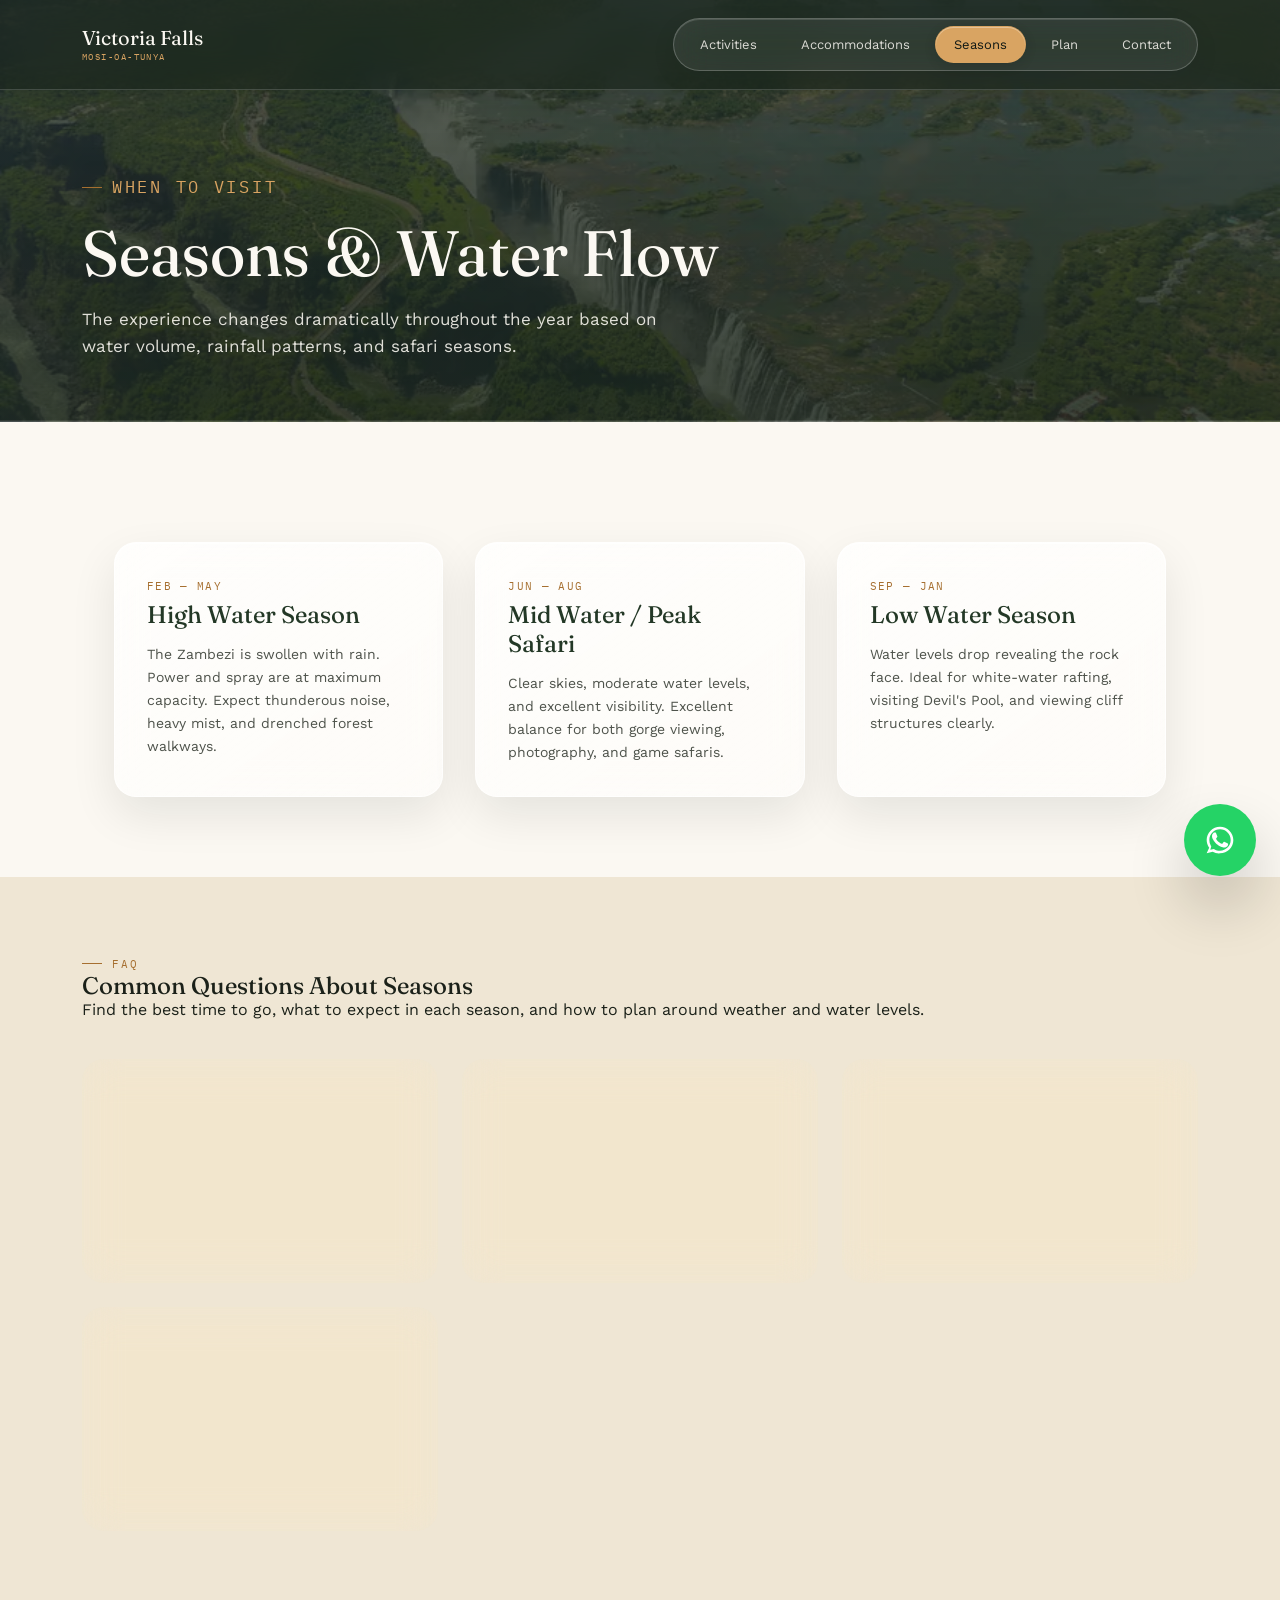
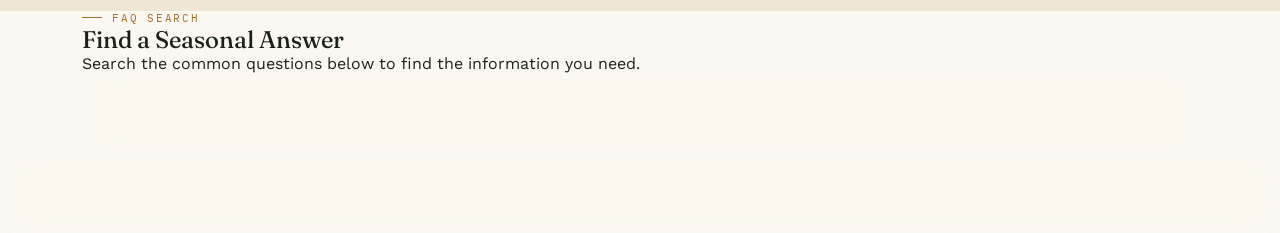
<file: seasons.html>
<!DOCTYPE html>
<html lang="en">
<head>
<meta charset="UTF-8">
<meta name="viewport" content="width=device-width, initial-scale=1.0">
<link rel="preload" as="image" href="pictures/VIC FALSS  BACKGROUND.avif" fetchpriority="high">
<title>Seasonal Guide — Victoria Falls</title>
<link rel="preconnect" href="https://fonts.googleapis.com">
<link rel="preconnect" href="https://fonts.gstatic.com" crossorigin>
<link href="https://fonts.googleapis.com/css2?family=Fraunces:opsz,wght@9..144,300;9..144,450;9..144,600&family=Work+Sans:wght@400;500;600&family=IBM+Plex+Mono:wght@400;500&display=swap" rel="stylesheet">
<style>
:root{
  --ivory:#FBF8F2; --sand:#EFE6D4; --forest:#233826; --forest-2:#101814;
  --bronze:#A66F30; --bronze-light:#D9A462; --ink:#1b2119;
  --line-light: rgba(27,33,25,0.10); --line-dark: rgba(27,33,25,0.12);
  --glass: rgba(255,255,255,0.06);
}
*{box-sizing:border-box; margin:0; padding:0;}
body{ background:var(--ivory); color:var(--ink); font-family:'Work Sans', sans-serif; -webkit-font-smoothing:antialiased; }
h1,h2,h3{ font-family:'Fraunces', serif; font-weight:450; }
.wrap{ max-width:1180px; margin:0 auto; padding:0 32px; }
.eyebrow{ font-family:'IBM Plex Mono', monospace; font-size:11px; letter-spacing:0.16em; text-transform:uppercase; display:flex; align-items:center; gap:10px; color:var(--bronze); }
.eyebrow::before{ content:""; width:20px; height:1px; background:var(--bronze); }

/* HEADER & NAV */
header.nav{ position:fixed; top:0; left:0; right:0; z-index:100; background:rgba(26, 36, 28, 0.85); backdrop-filter:blur(10px); border-bottom:1px solid var(--line-dark); }
.nav-inner{ max-width:1180px; margin:0 auto; padding:18px 32px; display:flex; align-items:center; justify-content:space-between; }
.logo{ display:flex; flex-direction:column; line-height:1; text-decoration:none; }
.logo .name{ font-family:'Fraunces', serif; font-size:20px; color:var(--ivory); }
.logo .tag{ font-family:'IBM Plex Mono', monospace; font-size:9px; letter-spacing:0.16em; color:var(--bronze-light); margin-top:4px; text-transform:uppercase; }
nav.links{ display:flex; gap:34px; align-items:center; }
nav.links a{ font-size:13px; text-decoration:none; color:var(--ivory); opacity:0.85; padding:6px 0; border-bottom:1px solid transparent; transition:opacity .2s, border-color .2s; }
nav.links a:hover, nav.links a.active{ opacity:1; border-color:var(--bronze-light); }
nav.links a.cta{ opacity:1; background:var(--bronze); color:var(--forest-2); padding:10px 20px; font-family:'IBM Plex Mono', monospace; font-size:11px; text-transform:uppercase; font-weight:500; }
.hamburger{ display:none; flex-direction:column; justify-content:space-between; width:26px; height:18px; background:none; border:none; cursor:pointer; z-index:110; }
.hamburger span{ width:100%; height:2px; background:var(--ivory); transition:all 0.3s ease; }
.hamburger.open span:nth-child(1){ transform: translateY(8px) rotate(45deg); }
.hamburger.open span:nth-child(2){ opacity:0; }
.hamburger.open span:nth-child(3){ transform: translateY(-8px) rotate(-45deg); }
@media (max-width:860px){
  .hamburger{ display:flex; }
  nav.links{ position:fixed; top:0; right:-100%; width:80%; max-width:320px; height:100vh; background:var(--forest-2); flex-direction:column; justify-content:center; gap:28px; padding:40px; transition:right 0.35s ease; }
  nav.links.open{ right:0; }
  nav.links a{ font-size:16px; }
}

.page-head{
  padding:160px 0 60px;
  background:
    linear-gradient(180deg, rgba(26,36,28,0.72) 0%, rgba(26,36,28,0.84) 100%),
    url("pictures/VIC FALSS  BACKGROUND.avif") center/cover no-repeat;
  color:var(--ivory);
}
.page-head h1{ font-size:clamp(36px, 6vw, 64px); margin-top:12px; }
.page-head p{ color:rgba(251,248,241,0.88); max-width:600px; margin-top:14px; font-size:17px; line-height:1.6; }

.content-sec{ padding:80px 0; background:var(--ivory); }
.season-grid{ display:grid; grid-template-columns:repeat(auto-fit, minmax(300px, 1fr)); gap:32px; margin-top:40px; }
.season-card{ background:var(--sand); padding:32px; border:1px solid var(--line-light); }
.season-card h3{ font-size:24px; color:var(--forest); margin-top:8px; }
.season-card .months{ font-family:'IBM Plex Mono', monospace; font-size:11px; color:var(--bronze); text-transform:uppercase; letter-spacing:0.1em; }
.season-card p{ margin-top:14px; font-size:14px; line-height:1.65; color:rgba(34,40,31,0.8); }

.faq-section{ padding:80px 0; background:var(--sand); }
.faq-section .section-head{ margin-bottom:40px; }
.faq-grid{ display:grid; grid-template-columns:repeat(auto-fit, minmax(280px, 1fr)); gap:24px; }
.faq-card{ background:var(--ivory); padding:28px; border:1px solid var(--line-light); border-radius:16px; }
.faq-card{ box-shadow:0 18px 40px rgba(16,18,14,0.04); }
.faq-card h3{ font-size:20px; color:var(--forest); margin-top:8px; }
.faq-card p{ margin-top:12px; font-size:14px; line-height:1.75; color:rgba(34,40,31,0.82); }

footer{ background:var(--forest-2); color:rgba(251,248,241,0.55); padding:32px 0; border-top:1px solid var(--line-dark); }
.footer-inner{ display:flex; justify-content:space-between; align-items:center; flex-wrap:wrap; gap:14px; font-family:'IBM Plex Mono', monospace; font-size:11px; }

  
    </style>
    <link rel="stylesheet" href="styles.css">
</head>
<body>

<header class="nav">
  <div class="nav-inner">
    <a href="index.html" class="logo">
      <span class="name">Victoria Falls</span>
      <span class="tag">Mosi-oa-Tunya</span>
    </a>
    <button class="hamburger" id="hamburger-btn" aria-label="Toggle Menu">
      <span></span><span></span><span></span>
    </button>
    <nav class="links" id="nav-links">
      <a href="index.html">Activities</a>
      <a href="accommodations.html">Accommodations</a>
      <a href="seasons.html" class="active">Seasons</a>
      <a href="plan.html">Plan</a>
      <a href="contact.html">Contact</a>
    </nav>
  </div>
</header>

<section class="page-head">
  <div class="wrap">
    <p class="eyebrow" style="color:var(--bronze-light);">When to Visit</p>
    <h1>Seasons & Water Flow</h1>
    <p>The experience changes dramatically throughout the year based on water volume, rainfall patterns, and safari seasons.</p>
  </div>
</section>

<section class="content-sec">
  <div class="wrap">
    <div class="season-grid wrap">
      <div class="season-card">
        <span class="months">Feb — May</span>
        <h3>High Water Season</h3>
        <p>The Zambezi is swollen with rain. Power and spray are at maximum capacity. Expect thunderous noise, heavy mist, and drenched forest walkways.</p>
      </div>
      <div class="season-card">
        <span class="months">Jun — Aug</span>
        <h3>Mid Water / Peak Safari</h3>
        <p>Clear skies, moderate water levels, and excellent visibility. Excellent balance for both gorge viewing, photography, and game safaris.</p>
      </div>
      <div class="season-card">
        <span class="months">Sep — Jan</span>
        <h3>Low Water Season</h3>
        <p>Water levels drop revealing the rock face. Ideal for white-water rafting, visiting Devil's Pool, and viewing cliff structures clearly.</p>
      </div>
    </div>
  </div>
  </div>
</section>

<section class="faq-section">
  <div class="wrap">
    <div class="section-head">
      <p class="eyebrow" style="color:var(--bronze);">FAQ</p>
      <h2>Common Questions About Seasons</h2>
      <p>Find the best time to go, what to expect in each season, and how to plan around weather and water levels.</p>
    </div>
    <div class="faq-grid">
      <div class="faq-card">
        <h3>When is the best time to see the falls at full flow?</h3>
        <p>The best high-water experience is between February and May, when the Zambezi is at its peak flow and the falls are thunderous, misty, and dramatic.</p>
      </div>
      <div class="faq-card">
        <h3>Which season is best for game drives?</h3>
        <p>June to August is ideal for game viewing, as water levels drop, wildlife gathers around rivers, and the skies are usually clear and dry.</p>
      </div>
      <div class="faq-card">
        <h3>Can I visit Devil’s Pool year-round?</h3>
        <p>Devil’s Pool is usually accessible from late August through early January when water levels are lower and the pool forms safely on the Zambian side.</p>
      </div>
      <div class="faq-card">
        <h3>What should I pack for each season?</h3>
        <p>Bring rainproof gear and quick-dry layers for the wet months, sun protection for the drier season, and a light jacket for cool early mornings during winter.</p>
      </div>
    </div>
  </div>
</section>

<section class="custom-qa-section">
  <div class="wrap">
    <div class="section-head">
      <p class="eyebrow" style="color:var(--bronze);">FAQ Search</p>
      <h2>Find a Seasonal Answer</h2>
      <p>Search the common questions below to find the information you need.</p>
    </div>
    <div class="custom-qa-container">
      <div class="custom-qa-card">
        <label for="season-search">Search common questions</label>
        <input id="season-search" type="search" placeholder="Search questions like ‘best time to visit’ or ‘rainy season tips’" />
        <div class="custom-qa-actions">
          <button id="clear-search" class="btn btn-ghost">Clear</button>
        </div>
        <p class="custom-qa-note">Filtering the FAQ below will help you find answers fast.</p>
      </div>

    </div>
  </div>
</section>

<footer>
  <div class="wrap footer-inner">
    <span>VICTORIA FALLS — MOSI-OA-TUNYA</span>
    <span>ZIMBABWE · ZAMBIA · BOTSWANA</span>
  </div>
</footer>

<script>
(function(){
  var btn = document.getElementById('hamburger-btn');
  var menu = document.getElementById('nav-links');
  if(btn && menu){
    btn.addEventListener('click', function(){ btn.classList.toggle('open'); menu.classList.toggle('open'); });
    menu.querySelectorAll('a').forEach(function(link){ link.addEventListener('click', function(){ btn.classList.remove('open'); menu.classList.remove('open'); }); });
  }

  var faqCards = Array.from(document.querySelectorAll('.faq-card'));
  var searchInput = document.getElementById('season-search');
  var clearSearch = document.getElementById('clear-search');
  var askAIButton = document.getElementById('ask-ai-btn');
  var customQuestion = document.getElementById('custom-question');
  var responseText = document.getElementById('response-text');

  function filterFaq(){
    var query = searchInput.value.trim().toLowerCase();
    faqCards.forEach(function(card){
      var text = (card.querySelector('h3').textContent + ' ' + card.querySelector('p').textContent).toLowerCase();
      card.style.display = text.includes(query) ? 'block' : 'none';
    });
  }

  if(searchInput){
    searchInput.addEventListener('input', filterFaq);
  }
  if(clearSearch){
    clearSearch.addEventListener('click', function(ev){
      ev.preventDefault();
      searchInput.value = '';
      filterFaq();
    });
  }

  if(askAIButton){
    askAIButton.addEventListener('click', function(ev){
      ev.preventDefault();
      var prompt = customQuestion.value.trim();
      if(!prompt){
        responseText.textContent = 'Please enter a question first.';
        return;
      }
      responseText.textContent = 'Generating an answer...';
      var apiKey = window.OPENAI_API_KEY || '';
      if(!apiKey){
        responseText.textContent = 'AI response is not enabled. Set window.OPENAI_API_KEY in the browser console or a private local script.';
        return;
      }

      fetch('https://api.openai.com/v1/chat/completions', {
        method: 'POST',
        headers: {
          'Content-Type': 'application/json',
          'Authorization': 'Bearer ' + apiKey
        },
        body: JSON.stringify({
          model: 'gpt-4o-mini',
          messages: [{role:'user', content:'Answer this travel question about Victoria Falls seasons: ' + prompt}],
          temperature: 0.8,
          max_tokens: 250
        })
      }).then(function(res){
        return res.json().then(function(data){
          if(!res.ok){
            throw new Error(data.error?.message || ('HTTP ' + res.status));
          }
          return data;
        });
      }).then(function(data){
        if(data && data.choices && data.choices[0] && data.choices[0].message){
          responseText.textContent = data.choices[0].message.content.trim();
        } else {
          responseText.textContent = 'Sorry, the AI response could not be loaded. Please try again.';
          console.error('OpenAI response missing choices:', data);
        }
      }).catch(function(err){
        console.error('AI request failed:', err);
        responseText.textContent = 'AI request failed: ' + (err.message || 'Check the console for details.');
      });
    });
  }
})();
</script>
</script>
<a href="https://wa.me/263776840785?text=Hello%20Victoria%20Falls%20team%2C%20I%20would%20like%20to%20ask%20about%20activity%20bookings%20and%20accommodation%20options." class="btn-whatsapp whatsapp-float" target="_blank" rel="noopener noreferrer" aria-label="Contact on WhatsApp">
  <svg viewBox="0 0 24 24" fill="none" xmlns="http://www.w3.org/2000/svg" aria-hidden="true">
    <path d="M17.472 14.382c-.297-.149-1.758-.867-2.03-.967-.272-.1-.47-.149-.67.149s-.767.967-.94 1.166c-.173.199-.347.223-.644.075-.297-.149-1.255-.462-2.39-1.475-.883-.788-1.48-1.761-1.653-2.059-.173-.297-.018-.458.13-.606.134-.133.297-.347.446-.52.149-.173.198-.298.298-.497.099-.199.05-.373-.025-.522-.075-.149-.67-1.612-.92-2.207-.242-.579-.487-.5-.67-.51l-.571-.01c-.199 0-.522.075-.796.373s-1.04 1.016-1.04 2.479 1.065 2.876 1.213 3.074c.149.198 2.096 3.2 5.077 4.487.709.306 1.262.489 1.694.626.712.226 1.36.194 1.872.118.571-.085 1.758-.719 2.006-1.413.248-.695.248-1.29.173-1.414-.075-.124-.272-.199-.57-.348z" fill="currentColor"/>
    <path fill-rule="evenodd" clip-rule="evenodd" d="M12.004 2.003C6.478 2.003 2.004 6.478 2.004 12c0 2.115.69 4.105 1.876 5.727L2 22l4.47-1.169A9.937 9.937 0 0 0 12.004 22c5.526 0 10.001-4.475 10.001-10S17.53 2.003 12.004 2.003zm0 18.03c-1.54 0-3.03-.403-4.312-1.165l-.308-.184-2.643.693.706-2.576-.2-.33A7.971 7.971 0 0 1 4.004 12c0-4.418 3.586-8.002 8-8.002 4.417 0 8.001 3.585 8.001 8.002 0 4.418-3.584 8.001-8.001 8.001z" fill="currentColor"/>
  </svg>
</a>
</body>
</html>
</file>
<file: styles.css>
/* Shared site styles - centralized
   Contains premium button styles, WhatsApp floating button, and CTA nav styles.
*/
:root{
  --ivory:#FBF8F2; --sand:#EFE6D4; --forest:#233826; --forest-2:#101814;
  --bronze:#A66F30; --bronze-light:#D9A462; --ink:#1b2119;
}

/* Buttons */
.btn{
  font-family:'IBM Plex Mono', monospace;
  font-size:12px; letter-spacing:0.08em; text-transform:uppercase;
  padding:12px 24px; cursor:pointer; text-decoration:none;
  display:inline-flex; align-items:center; gap:10px; border-radius:10px;
  transition:transform .15s ease, background .25s ease, box-shadow .2s ease; border:1px solid transparent;
}
.btn:hover{ transform:translateY(-3px); box-shadow:0 18px 40px rgba(16,18,14,0.12); }
.btn-primary{ background: linear-gradient(180deg, var(--bronze) 0%, var(--bronze-light) 100%); color:var(--forest-2); font-weight:600; letter-spacing:0.12em; box-shadow:0 12px 36px rgba(166,111,48,0.14); }
.btn-primary:hover{ transform:translateY(-4px); box-shadow:0 18px 50px rgba(16,18,14,0.18); }
.btn-book{ background:transparent; border:1px solid rgba(27,33,25,0.08); color:var(--forest); padding:12px 22px; border-radius:10px; }
.btn-ghost{ border:1px solid rgba(27,33,25,0.06); color:var(--forest); background:transparent; }
button.btn-submit{ all:unset; display:inline-flex; align-items:center; justify-content:center; padding:12px 22px; border-radius:10px; background:linear-gradient(180deg,var(--bronze),var(--bronze-light)); color:var(--forest-2); font-weight:600; cursor:pointer; box-shadow:0 12px 36px rgba(166,111,48,0.14); }

/* Nav CTA */
nav.links a.cta{ opacity:1; background: linear-gradient(180deg,var(--bronze),var(--bronze-light)); color:var(--forest-2); padding:10px 18px; border-radius:8px; font-family:'IBM Plex Mono', monospace; font-size:11px; text-transform:uppercase; font-weight:500; border-bottom:none; }
nav.links a.cta:hover{ background:var(--bronze-light); }

/* Hero context: ensure buttons are visible on dark hero overlays */
.hero .btn{ padding:16px 30px; border-radius:8px; }
.hero .btn-book{ background:transparent; border:1px solid rgba(255,255,255,0.12); color:var(--ivory); }
.hero .btn-ghost{ border-color:rgba(255,255,255,0.12); color:var(--ivory); background:transparent; }

/* WhatsApp floating button */
.btn-whatsapp{ display:inline-flex; align-items:center; justify-content:center; width:72px; height:72px; border-radius:50%; border:none; cursor:pointer; background:#25D366; color:#fff; font-family:'IBM Plex Mono', monospace; font-size:14px; text-transform:none; text-decoration:none; padding:0; box-shadow:0 30px 60px rgba(0,0,0,0.20); animation:whatsapp-bounce 2.5s ease-in-out infinite; }
.btn-whatsapp svg{ width:32px; height:32px; }
.btn-whatsapp:hover{ background:#1ebe5d; }
.whatsapp-float{ position:fixed; right:24px; bottom:24px; z-index:120; }
@keyframes whatsapp-bounce{ 0%,100%{ transform:translateY(0); } 15%{ transform:translateY(-6px); } 40%{ transform:translateY(0); } 65%{ transform:translateY(-3px); } 85%{ transform:translateY(0); } }

/* Card polish — make square corners look premium across site */
.season-card,
.plan-item,
.accom-card,
.exp-card,
.faq-card,
.custom-qa-card,
.accom-card,
.exp-card .exp-body,
.accom-card .accom-body{
  border-radius:16px;
  box-shadow:0 20px 40px rgba(16,18,14,0.06);
  border:1px solid rgba(16,18,14,0.06);
  overflow:hidden;
  background-clip: padding-box;
}

/* Accommodations page specific styles */
.accom-grid{ display:grid; grid-template-columns:repeat(auto-fill,minmax(300px,1fr)); gap:28px; padding:48px 0; }
.accom-grid h2{ grid-column:1/-1; text-align:center; margin:0 0 18px; font-size:clamp(20px,2vw,24px); color:var(--forest); }
.accom-card{ display:flex; flex-direction:column; background:linear-gradient(180deg,var(--ivory),#fff); border-radius:14px; overflow:hidden; transition:transform .28s ease, box-shadow .28s ease; }
.accom-card:hover{ transform:translateY(-8px); box-shadow:0 30px 70px rgba(16,18,14,0.08); }
.accom-media{ height:200px; background-size:cover; background-position:center; position:relative; }
.accom-media::after{ content:""; position:absolute; inset:0; background:linear-gradient(180deg, rgba(0,0,0,0) 40%, rgba(0,0,0,0.08) 100%); }
.photo-credit{
  position:absolute;
  right:10px;
  bottom:10px;
  z-index:2;
  padding:6px 10px;
  border:1px solid rgba(255,255,255,0.5);
  border-radius:999px;
  background:rgba(16,24,20,0.62);
  color:#fff;
  font:500 10px/1.2 'IBM Plex Mono',monospace;
  letter-spacing:0.04em;
  text-decoration:none;
  -webkit-backdrop-filter:blur(10px);
  backdrop-filter:blur(10px);
}
.photo-credit:hover{ background:rgba(16,24,20,0.82); }
.photo-credit{display:none!important;}
.accom-body{ padding:20px 22px 24px; display:flex; flex-direction:column; gap:10px; }
.accom-title{ font-family:'Fraunces', serif; font-size:20px; color:var(--forest); margin-bottom:6px; }
.accom-desc{ color:rgba(27,33,25,0.8); line-height:1.6; font-size:14px; }
.accom-meta{ display:flex; gap:8px; align-items:center; }
.accom-meta .badge{ padding:6px 10px; border-radius:999px; background:linear-gradient(180deg,var(--sand),var(--sand-2)); color:var(--forest); font-family:'IBM Plex Mono', monospace; font-size:11px; }
.accom-actions{ margin-top:12px; display:flex; align-items:center; justify-content:space-between; gap:12px; }
.accom-actions .cta{ background: linear-gradient(180deg,var(--bronze),var(--bronze-light)); color:var(--forest-2); padding:10px 16px; border-radius:8px; text-decoration:none; box-shadow:0 10px 30px rgba(166,111,48,0.08); }
.accom-actions .small{ color:rgba(27,33,25,0.6); font-size:13px; }

@media (max-width:760px){
  .accom-grid{ grid-template-columns:1fr; padding:28px 0; }
  .accom-media{ height:160px; }
}

/* Slightly lift title and add comfortable inner spacing */
.season-card h3,
.plan-item h3,
.accom-title,
.faq-card h3{
  margin-top:6px;
}

/* Make badge area subtle and premium */
.season-card .months,
.accom-meta .badge{
  background:transparent;
  color:var(--bronze);
  letter-spacing:0.12em;
}

/* Sitewide liquid glass navigation and pill controls */
header.nav{
  background:rgba(26,36,28,0.68);
  -webkit-backdrop-filter:blur(18px) saturate(145%);
  backdrop-filter:blur(18px) saturate(145%);
  border-bottom:1px solid rgba(255,255,255,0.16);
  box-shadow:0 10px 34px rgba(16,24,20,0.12);
}
nav.links{
  gap:6px;
  padding:7px;
  border:1px solid rgba(255,255,255,0.22);
  border-radius:999px;
  background:rgba(255,255,255,0.09);
  box-shadow:inset 0 1px 0 rgba(255,255,255,0.14), 0 8px 24px rgba(16,24,20,0.08);
  -webkit-backdrop-filter:blur(18px) saturate(145%);
  backdrop-filter:blur(18px) saturate(145%);
}
nav.links a,
nav.links a:hover,
nav.links a.active{
  border:1px solid transparent;
  border-radius:999px;
  padding:10px 18px;
  transition:background .22s ease, color .22s ease, transform .22s ease, box-shadow .22s ease;
}
nav.links a:hover{ background:rgba(255,255,255,0.12); }
nav.links a.active:not(.cta){
  background:var(--bronze-light);
  color:var(--forest-2);
  box-shadow:0 3px 12px rgba(16,24,20,0.14), inset 0 1px 0 rgba(255,255,255,0.32);
}
nav.links a.cta,
nav.links a.cta:hover,
nav.links a.cta.active{
  border:1px solid rgba(255,255,255,0.24);
  border-radius:999px;
  padding:10px 20px;
  background:linear-gradient(180deg,var(--bronze),var(--bronze-light));
  color:var(--forest-2);
  box-shadow:0 5px 16px rgba(16,24,20,0.14), inset 0 1px 0 rgba(255,255,255,0.24);
}
.btn,
button.btn-submit,
.accom-actions .cta,
button:not(.hamburger):not(.activity-modal-close){
  border-radius:999px;
  transition:transform .2s ease, box-shadow .2s ease, background .2s ease;
}
.btn,
button.btn-submit,
.accom-actions .cta{
  border:1px solid rgba(255,255,255,0.24);
  box-shadow:0 8px 22px rgba(16,24,20,0.12), inset 0 1px 0 rgba(255,255,255,0.2);
}
.btn:hover,
button.btn-submit:hover,
.accom-actions .cta:hover,
button:not(.hamburger):not(.activity-modal-close):hover{
  transform:translateY(-2px);
  box-shadow:0 12px 28px rgba(16,24,20,0.16), inset 0 1px 0 rgba(255,255,255,0.24);
}
.btn-ghost,
.btn-book{
  background:rgba(255,255,255,0.12);
  -webkit-backdrop-filter:blur(12px) saturate(135%);
  backdrop-filter:blur(12px) saturate(135%);
}
.btn-whatsapp,
.hamburger,
button.activity-modal-close{ border-radius:50%; }

@media (max-width:860px){
  nav.links{
    gap:18px;
    padding:40px;
    border-radius:24px 0 0 24px;
    border:1px solid rgba(255,255,255,0.18);
    background:rgba(16,24,20,0.9);
  }
  nav.links a,
  nav.links a:hover,
  nav.links a.active{ padding:12px 22px; }
}

/* Extend the glass finish to the site's content surfaces */
.season-card,
.plan-item,
.accom-card,
.exp-card,
.faq-card,
.custom-qa-card,
.custom-qa-response,
.contact-sec,
.activity-modal-content{
  background:linear-gradient(145deg,rgba(255,255,255,0.78),rgba(255,255,255,0.54));
  border:1px solid rgba(255,255,255,0.68);
  box-shadow:0 18px 46px rgba(16,24,20,0.09), inset 0 1px 0 rgba(255,255,255,0.72);
  -webkit-backdrop-filter:blur(18px) saturate(135%);
  backdrop-filter:blur(18px) saturate(135%);
}
.season-card,
.plan-item,
.faq-card,
.custom-qa-card,
.custom-qa-response{
  border-radius:22px;
  transition:transform .25s ease, box-shadow .25s ease, border-color .25s ease;
}
.season-card:hover,
.plan-item:hover,
.faq-card:hover,
.custom-qa-card:hover{
  transform:translateY(-4px);
  border-color:rgba(255,255,255,0.9);
  box-shadow:0 24px 54px rgba(16,24,20,0.12), inset 0 1px 0 rgba(255,255,255,0.82);
}
.exp-card,
.accom-card{
  background:linear-gradient(155deg,rgba(255,255,255,0.86),rgba(255,255,255,0.62));
  border-color:rgba(255,255,255,0.72);
  -webkit-backdrop-filter:blur(16px) saturate(135%);
  backdrop-filter:blur(16px) saturate(135%);
}
.exp-body,
.accom-body{ background:linear-gradient(145deg,rgba(255,255,255,0.52),rgba(255,255,255,0.24)); }
.contact-sec{
  border-radius:26px;
  padding:38px;
}
input,
textarea,
.custom-qa-card input,
.custom-qa-card textarea{
  border-radius:14px;
  background:rgba(255,255,255,0.62);
  border:1px solid rgba(255,255,255,0.82);
  box-shadow:inset 0 1px 2px rgba(16,24,20,0.04), 0 6px 18px rgba(16,24,20,0.04);
  -webkit-backdrop-filter:blur(12px) saturate(125%);
  backdrop-filter:blur(12px) saturate(125%);
  transition:border-color .2s ease, box-shadow .2s ease, background .2s ease;
}
input:focus,
textarea:focus,
.custom-qa-card input:focus,
.custom-qa-card textarea:focus{
  background:rgba(255,255,255,0.82);
  border-color:var(--bronze-light);
  box-shadow:0 0 0 4px rgba(217,164,98,0.12), inset 0 1px 2px rgba(16,24,20,0.04);
}
.page-head{
  border-bottom:1px solid rgba(255,255,255,0.18);
  box-shadow:inset 0 -1px 0 rgba(255,255,255,0.08);
}
.activity-modal.open{ background:rgba(16,24,20,0.58); }
.activity-modal-content{
  border-radius:28px;
  background:linear-gradient(145deg,rgba(251,248,242,0.94),rgba(239,230,212,0.86));
  border-color:rgba(255,255,255,0.72);
  -webkit-backdrop-filter:blur(24px) saturate(140%);
  backdrop-filter:blur(24px) saturate(140%);
}
.activity-meta span,
.accom-meta .badge{
  background:rgba(255,255,255,0.46);
  border:1px solid rgba(255,255,255,0.7);
  box-shadow:inset 0 1px 0 rgba(255,255,255,0.6);
  -webkit-backdrop-filter:blur(10px);
  backdrop-filter:blur(10px);
}
nav[aria-label="Accommodations filter"]{
  display:inline-flex;
  align-items:center;
  gap:10px;
  padding:8px 14px;
  border:1px solid rgba(255,255,255,0.68);
  border-radius:999px;
  background:rgba(255,255,255,0.42);
  box-shadow:0 8px 24px rgba(16,24,20,0.06), inset 0 1px 0 rgba(255,255,255,0.72);
  -webkit-backdrop-filter:blur(14px) saturate(130%);
  backdrop-filter:blur(14px) saturate(130%);
}
.page-head .eyebrow,
.hero .eyebrow{ text-shadow:0 1px 14px rgba(16,24,20,0.24); }
footer{
  background:rgba(16,24,20,0.88);
  border-top:1px solid rgba(255,255,255,0.18);
  box-shadow:0 -12px 34px rgba(16,24,20,0.08), inset 0 1px 0 rgba(255,255,255,0.08);
  -webkit-backdrop-filter:blur(18px) saturate(130%);
  backdrop-filter:blur(18px) saturate(130%);
}

@media (max-width:640px){
  .contact-sec{ padding:24px; border-radius:20px; }
  .season-card,
  .plan-item,
  .faq-card,
  .custom-qa-card,
  .custom-qa-response{ border-radius:18px; }
}
</file>
